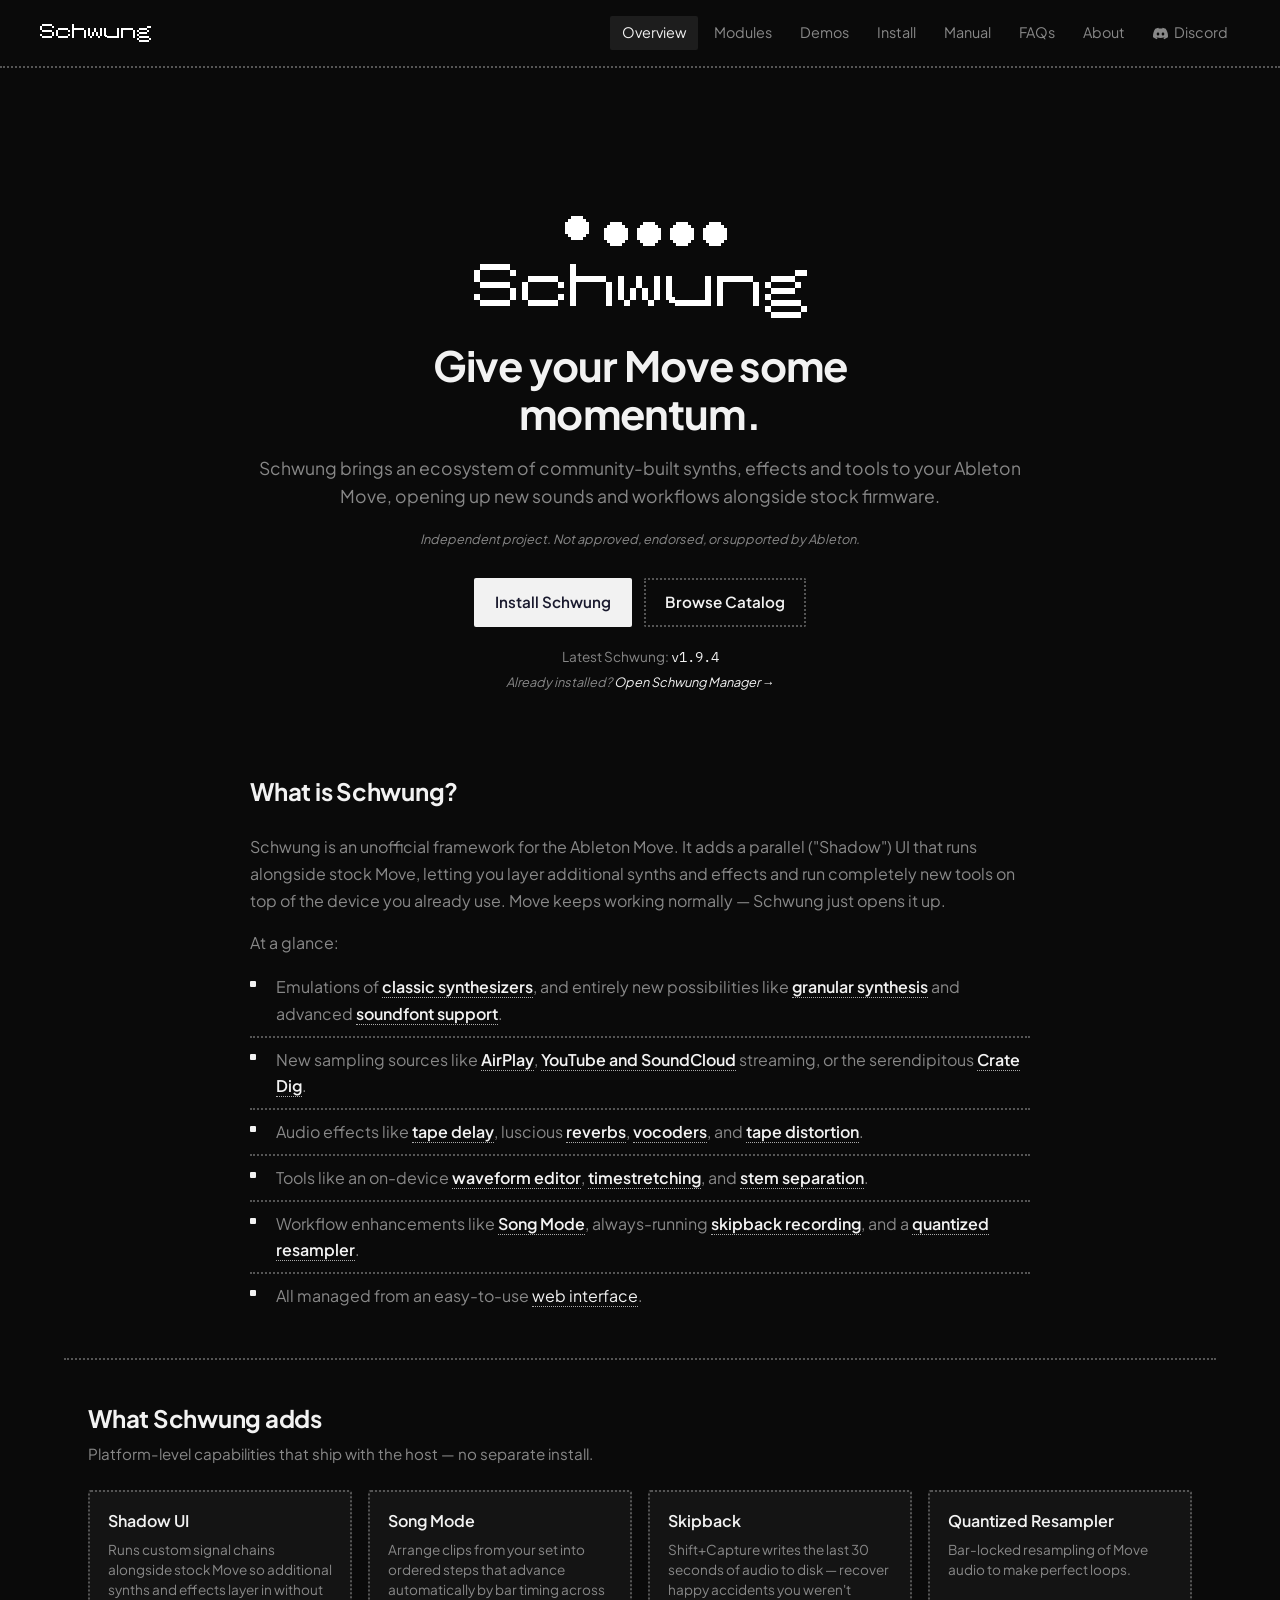
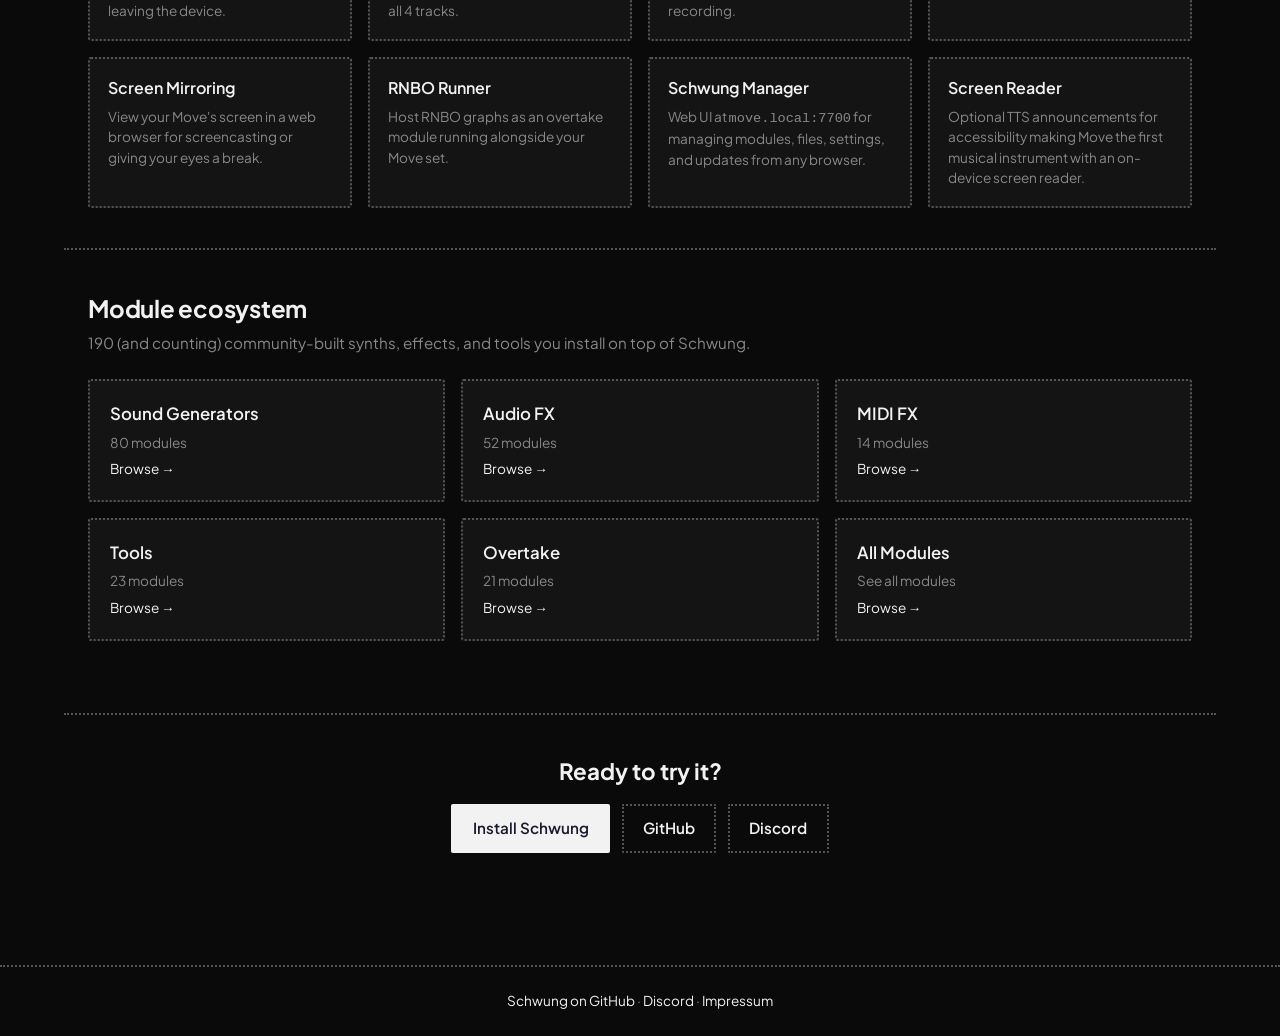
<file: index.html>
<!DOCTYPE html>
<html lang="en">
<head>
    <meta charset="UTF-8">
    <meta name="viewport" content="width=device-width, initial-scale=1.0">
    <title>Schwung — open up your Ableton Move</title>
    <meta name="description" content="Schwung turns your Ableton Move into an open, modular instrument — opening it up to new sounds, effects, tools, and workflows.">
    <link rel="stylesheet" href="style.css">
</head>
<body class="page-overview">
    <a href="#main" class="skip-link">Skip to main content</a>
    <header class="site-nav">
        <div class="nav-inner">
            <a class="nav-brand" href="index.html" aria-label="Schwung home">
                <img src="images/schwung-logo-wordmark.png" alt="Schwung" class="brand-logo">
            </a>
            <nav class="nav-links" aria-label="Primary">
                <a class="nav-link active" href="index.html" aria-current="page">Overview</a>
                <a class="nav-link" href="catalog.html">Modules</a>
                <a class="nav-link" href="demos.html">Demos</a>
                <a class="nav-link" href="install.html">Install</a>
                <a class="nav-link" href="manual.html">Manual</a>
                <a class="nav-link" href="faqs.html">FAQs</a>
                <a class="nav-link" href="about.html">About</a>
                <a class="nav-link nav-discord" href="https://discord.gg/GHWaZCC9bQ" target="_blank" rel="noopener">
                    <svg viewBox="0 0 127.14 96.36" aria-hidden="true" focusable="false"><path fill="currentColor" d="M107.7 8.07A105.15 105.15 0 0 0 81.47 0a72.06 72.06 0 0 0-3.36 6.83 97.68 97.68 0 0 0-29.11 0A72.37 72.37 0 0 0 45.64 0a105.89 105.89 0 0 0-26.25 8.09C2.79 32.65-1.71 56.6.54 80.21a105.73 105.73 0 0 0 32.17 16.15 77.7 77.7 0 0 0 6.89-11.11 68.42 68.42 0 0 1-10.85-5.18c.91-.66 1.8-1.34 2.66-2a75.57 75.57 0 0 0 64.32 0c.87.71 1.76 1.39 2.66 2a68.68 68.68 0 0 1-10.87 5.19 77 77 0 0 0 6.89 11.1 105.25 105.25 0 0 0 32.19-16.14c2.64-27.38-4.51-51.11-18.9-72.15ZM42.45 65.69C36.18 65.69 31 60 31 53s5-12.74 11.43-12.74S54 46 53.89 53s-5.05 12.69-11.44 12.69Zm42.24 0C78.41 65.69 73.25 60 73.25 53s5-12.74 11.44-12.74S96.23 46 96.12 53s-5.04 12.69-11.43 12.69Z"/></svg>
                    Discord
                </a>
            </nav>
        </div>
    </header>

    <main id="main">
        <section class="hero">
            <div class="hero-logo" aria-hidden="true">
                <img src="images/schwung-balls.gif" alt="" class="hero-logo-balls">
                <img src="images/schwung-wordmark.png" alt="" class="hero-logo-mark">
            </div>
            <h1>Give your <span class="accent">Move</span> some momentum.</h1>
            <p class="hero-lede">
                Schwung brings an ecosystem of community-built synths, effects and tools to your Ableton Move, opening up new sounds and workflows alongside stock firmware.
            </p>
            <p class="hero-disclaimer">Independent project. Not approved, endorsed, or supported by Ableton.</p>
            <div class="hero-actions">
                <a class="btn btn-primary" href="install.html">Install Schwung</a>
                <a class="btn btn-secondary" href="catalog.html">Browse Catalog</a>
            </div>
            <p class="installer-version" id="schwung-version" hidden>
                Latest Schwung:
                <a id="schwung-version-link" href="https://github.com/charlesvestal/schwung/releases/latest" target="_blank" rel="noopener">
                    <code id="schwung-version-tag">v—</code>
                </a>
            </p>
            <p class="hero-already-installed">
                <em>Already installed? <a href="http://move.local:7700" target="_blank" rel="noopener">Open Schwung Manager →</a></em>
            </p>
        </section>

        <section class="section">
            <div class="section-header">
                <h2>What is Schwung?</h2>
            </div>
            <div class="section-prose">
                <p>
                    Schwung is an unofficial framework for the Ableton Move. It adds a parallel ("Shadow") UI that runs alongside stock Move, letting you layer additional synths and effects and run completely new tools on top of the device you already use. Move keeps working normally — Schwung just opens it up.
                </p>
                <p>At a glance:</p>
                <ul class="glance-list">
                    <li>Emulations of <a href="catalog.html?filter=sound_generator"><b>classic synthesizers</b></a>, and entirely new possibilities like <a href="https://github.com/handcraftedcc/move-everything-granny" target="_blank" rel="noopener"><b>granular synthesis</b></a> and advanced <a href="https://github.com/charlesvestal/schwung-sf2" target="_blank" rel="noopener"><b>soundfont support</b></a>.</li>
                    <li>New sampling sources like <a href="https://github.com/charlesvestal/schwung-airplay" target="_blank" rel="noopener"><b>AirPlay</b></a>, <a href="https://github.com/charlesvestal/schwung-webstream" target="_blank" rel="noopener"><b>YouTube and SoundCloud</b></a> streaming, or the serendipitous <a href="https://charlesvestal.github.io/schwung-webstream/cratedig.html" target="_blank" rel="noopener"><b>Crate Dig</b></a>.</li>
                    <li>Audio effects like <a href="https://github.com/charlesvestal/schwung-space-delay" target="_blank" rel="noopener"><b>tape delay</b></a>, luscious <a href="https://github.com/charlesvestal/schwung-cloudseed" target="_blank" rel="noopener"><b>reverbs</b></a>, <a href="https://github.com/charlesvestal/schwung-vocoder" target="_blank" rel="noopener"><b>vocoders</b></a>, and <a href="https://github.com/charlesvestal/schwung-tapescam" target="_blank" rel="noopener"><b>tape distortion</b></a>.</li>
                    <li>Tools like an on-device <a href="https://github.com/charlesvestal/schwung-waveform-editor" target="_blank" rel="noopener"><b>waveform editor</b></a>, <a href="https://github.com/charlesvestal/schwung-stretch" target="_blank" rel="noopener"><b>timestretching</b></a>, and <a href="https://github.com/charlesvestal/schwung-stems" target="_blank" rel="noopener"><b>stem separation</b></a>.</li>
                    <li>Workflow enhancements like <a href="manual.html#tools"><b>Song Mode</b></a>, always-running <a href="manual.html#recording"><b>skipback recording</b></a>, and a <a href="manual.html#recording"><b>quantized resampler</b></a>.</li>
                    <li>All managed from an easy-to-use <a href="/manual.html" target="_blank" rel="noopener">web interface</a>.</li>
                </ul>
            </div>
        </section>

        <section class="section">
            <div class="section-header">
                <h2>What Schwung adds</h2>
                <p>Platform-level capabilities that ship with the host — no separate install.</p>
            </div>
            <div class="feature-grid">
                <div class="feature-card">
                    <h3>Shadow UI</h3>
                    <p>Runs custom signal chains alongside stock Move so additional synths and effects layer in without leaving the device.</p>
                </div>
                <div class="feature-card">
                    <h3>Song Mode</h3>
                    <p>Arrange clips from your set into ordered steps that advance automatically by bar timing across all 4 tracks.</p>
                </div>
                <div class="feature-card">
                    <h3>Skipback</h3>
                    <p>Shift+Capture writes the last 30 seconds of audio to disk — recover happy accidents you weren't recording.</p>
                </div>
                <div class="feature-card">
                    <h3>Quantized Resampler</h3>
                    <p>Bar-locked resampling of Move audio to make perfect loops.</p>
                </div>
                <div class="feature-card">
                    <h3>Screen Mirroring</h3>
                    <p>View your Move's screen in a web browser for screencasting or giving your eyes a break.</p>
                </div>
                <div class="feature-card">
                    <h3>RNBO Runner</h3>
                    <p>Host RNBO graphs as an overtake module running alongside your Move set.</p>
                </div>
                <div class="feature-card">
                    <h3>Schwung Manager</h3>
                    <p>Web UI at <code>move.local:7700</code> for managing modules, files, settings, and updates from any browser.</p>
                </div>
                <div class="feature-card">
                    <h3>Screen Reader</h3>
                    <p>Optional TTS announcements for accessibility making Move the first musical instrument with an on-device screen reader.</p>
                </div>
            </div>
        </section>

        <section class="section">
            <div class="section-header">
                <h2>Module ecosystem</h2>
                <p id="module-count-blurb">Community-built synths, effects, and tools you install on top of Schwung.</p>
            </div>
            <div class="category-grid" id="category-grid">
                <a class="category-card" href="catalog.html?filter=sound_generator">
                    <h3>Sound Generators</h3>
                    <span class="count" data-category="sound_generator">—</span>
                    <span class="arrow">Browse →</span>
                </a>
                <a class="category-card" href="catalog.html?filter=audio_fx">
                    <h3>Audio FX</h3>
                    <span class="count" data-category="audio_fx">—</span>
                    <span class="arrow">Browse →</span>
                </a>
                <a class="category-card" href="catalog.html?filter=midi_fx">
                    <h3>MIDI FX</h3>
                    <span class="count" data-category="midi_fx">—</span>
                    <span class="arrow">Browse →</span>
                </a>
                <a class="category-card" href="catalog.html?filter=tool">
                    <h3>Tools</h3>
                    <span class="count" data-category="tool">—</span>
                    <span class="arrow">Browse →</span>
                </a>
                <a class="category-card" href="catalog.html?filter=overtake">
                    <h3>Overtake</h3>
                    <span class="count" data-category="overtake">—</span>
                    <span class="arrow">Browse →</span>
                </a>
                <a class="category-card" href="catalog.html">
                    <h3>All Modules</h3>
                    <span class="count">See all modules</span>
                    <span class="arrow">Browse →</span>
                </a>
            </div>
        </section>

        <section class="cta-strip">
            <h2>Ready to try it?</h2>
            <div class="actions">
                <a class="btn btn-primary" href="install.html">Install Schwung</a>
                <a class="btn btn-secondary" href="https://github.com/charlesvestal/schwung" target="_blank" rel="noopener">GitHub</a>
                <a class="btn btn-secondary" href="https://discord.gg/GHWaZCC9bQ" target="_blank" rel="noopener">Discord</a>
            </div>
        </section>
    </main>

    <footer class="site-footer">
        <p>
            <a href="https://github.com/charlesvestal/schwung" target="_blank" rel="noopener">Schwung on GitHub</a>
            ·
            <a href="https://discord.gg/GHWaZCC9bQ" target="_blank" rel="noopener">Discord</a>
            ·
            <a href="impressum.html">Impressum</a>
        </p>
    </footer>

    <script>
        // Populate category counts from the catalog data
        fetch('data/module-catalog.json')
            .then(r => r.json())
            .then(data => {
                const counts = {};
                (data.modules || []).forEach(m => {
                    if (m.component_type === 'system' || m.component_type === 'featured') return;
                    counts[m.component_type] = (counts[m.component_type] || 0) + 1;
                });
                document.querySelectorAll('.count[data-category]').forEach(el => {
                    const c = counts[el.dataset.category] || 0;
                    el.textContent = `${c} module${c === 1 ? '' : 's'}`;
                });
                const total = Object.values(counts).reduce((a, b) => a + b, 0);
                const blurb = document.getElementById('module-count-blurb');
                if (blurb && total > 0) {
                    blurb.textContent = `${total} (and counting) community-built synths, effects, and tools you install on top of Schwung.`;
                }
            })
            .catch(() => {});

        // Show latest Schwung host version (data file maintained by update-data.yml)
        fetch('data/schwung-release.json')
            .then(r => r.ok ? r.json() : null)
            .then(data => {
                if (!data || !data.version) return;
                const el = document.getElementById('schwung-version');
                const tag = document.getElementById('schwung-version-tag');
                const link = document.getElementById('schwung-version-link');
                tag.textContent = data.version;
                if (data.html_url) link.href = data.html_url;
                el.hidden = false;
            })
            .catch(() => {});
    </script>
</body>
</html>
</file>
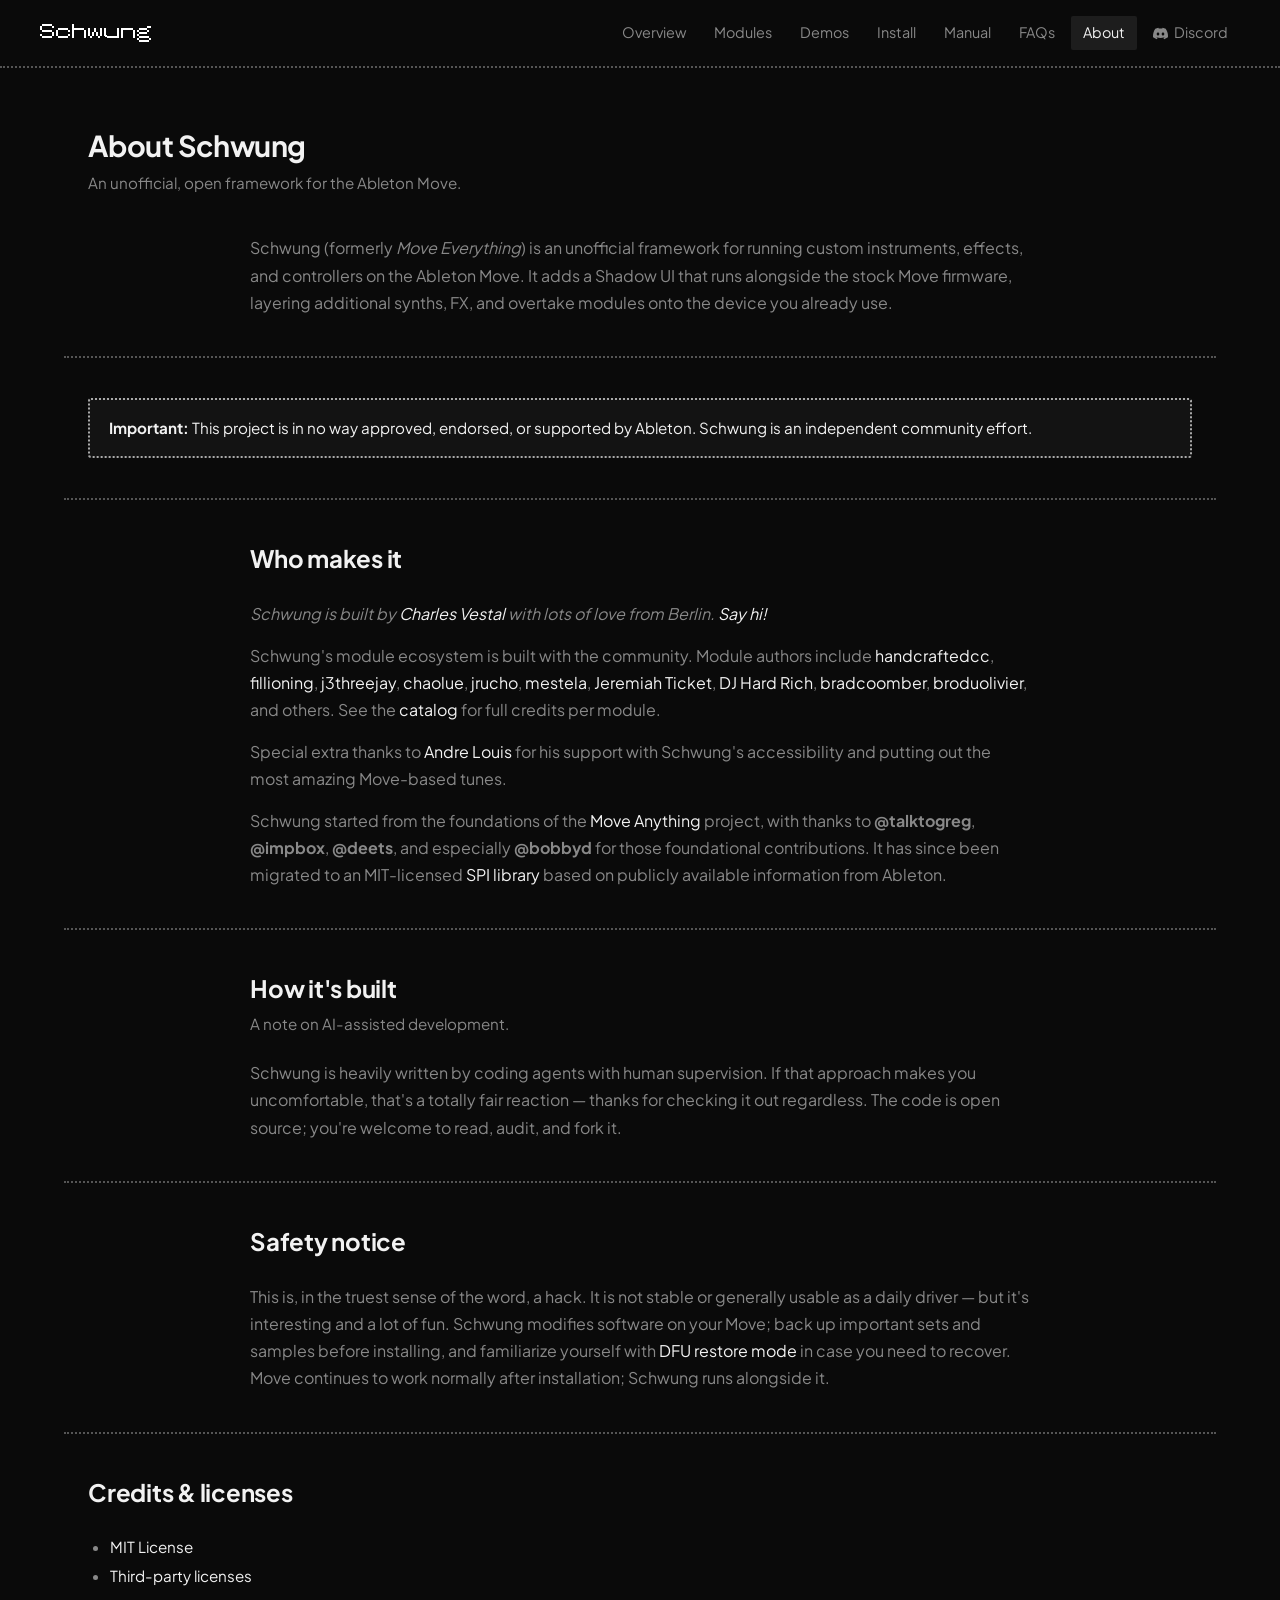
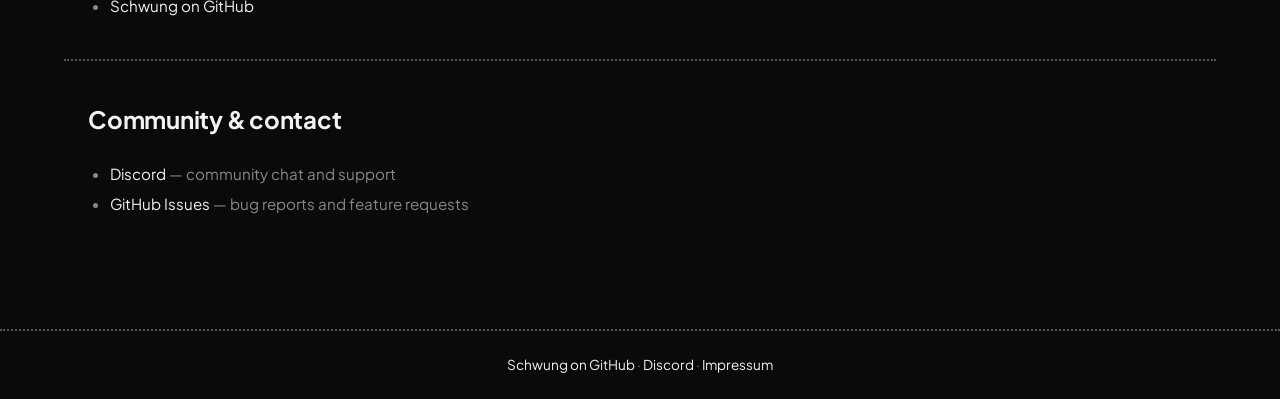
<file: about.html>
<!DOCTYPE html>
<html lang="en">
<head>
    <meta charset="UTF-8">
    <meta name="viewport" content="width=device-width, initial-scale=1.0">
    <title>About · Schwung</title>
    <link rel="stylesheet" href="style.css">
</head>
<body class="page-about">
    <a href="#main" class="skip-link">Skip to main content</a>
    <header class="site-nav">
        <div class="nav-inner">
            <a class="nav-brand" href="index.html" aria-label="Schwung home">
                <img src="images/schwung-logo-wordmark.png" alt="Schwung" class="brand-logo">
            </a>
            <nav class="nav-links" aria-label="Primary">
                <a class="nav-link" href="index.html">Overview</a>
                <a class="nav-link" href="catalog.html">Modules</a>
                <a class="nav-link" href="demos.html">Demos</a>
                <a class="nav-link" href="install.html">Install</a>
                <a class="nav-link" href="manual.html">Manual</a>
                <a class="nav-link" href="faqs.html">FAQs</a>
                <a class="nav-link active" href="about.html" aria-current="page">About</a>
                <a class="nav-link nav-discord" href="https://discord.gg/GHWaZCC9bQ" target="_blank" rel="noopener">
                    <svg viewBox="0 0 127.14 96.36" aria-hidden="true" focusable="false"><path fill="currentColor" d="M107.7 8.07A105.15 105.15 0 0 0 81.47 0a72.06 72.06 0 0 0-3.36 6.83 97.68 97.68 0 0 0-29.11 0A72.37 72.37 0 0 0 45.64 0a105.89 105.89 0 0 0-26.25 8.09C2.79 32.65-1.71 56.6.54 80.21a105.73 105.73 0 0 0 32.17 16.15 77.7 77.7 0 0 0 6.89-11.11 68.42 68.42 0 0 1-10.85-5.18c.91-.66 1.8-1.34 2.66-2a75.57 75.57 0 0 0 64.32 0c.87.71 1.76 1.39 2.66 2a68.68 68.68 0 0 1-10.87 5.19 77 77 0 0 0 6.89 11.1 105.25 105.25 0 0 0 32.19-16.14c2.64-27.38-4.51-51.11-18.9-72.15ZM42.45 65.69C36.18 65.69 31 60 31 53s5-12.74 11.43-12.74S54 46 53.89 53s-5.05 12.69-11.44 12.69Zm42.24 0C78.41 65.69 73.25 60 73.25 53s5-12.74 11.44-12.74S96.23 46 96.12 53s-5.04 12.69-11.43 12.69Z"/></svg>
                    Discord
                </a>
            </nav>
        </div>
    </header>

    <main id="main">
        <div class="page-heading" style="max-width: 1200px; margin: 2rem auto 0; padding: 0 1.5rem;">
            <h1>About Schwung</h1>
            <p class="subtitle">An unofficial, open framework for the Ableton Move.</p>
        </div>

        <section class="section">
            <div class="section-prose">
                <p>
                    Schwung (formerly <em>Move Everything</em>) is an unofficial framework for running custom instruments, effects, and controllers on the Ableton Move. It adds a Shadow UI that runs alongside the stock Move firmware, layering additional synths, FX, and overtake modules onto the device you already use.
                </p>
            </div>
        </section>

        <section class="section">
            <div class="callout">
                <strong>Important:</strong> This project is in no way approved, endorsed, or supported by Ableton. Schwung is an independent community effort.
            </div>
        </section>

        <section class="section">
            <div class="section-header">
                <h2>Who makes it</h2>
            </div>
            <div class="section-prose">
                <p>
                    <!-- TODO: Charles bio paragraph -->
                    <em>Schwung is built by <a href="https://charles.pizza">Charles Vestal</a> with lots of love from Berlin. <a href="mailto:charles@charles.pizza">Say hi!</a></em>
                </p>
                <p>
                    Schwung's module ecosystem is built with the community. Module authors include
                    <a href="https://github.com/handcraftedcc" target="_blank" rel="noopener">handcraftedcc</a>,
                    <a href="https://github.com/fillioning" target="_blank" rel="noopener">fillioning</a>,
                    <a href="https://github.com/j3threejay" target="_blank" rel="noopener">j3threejay</a>,
                    <a href="https://github.com/chaolue" target="_blank" rel="noopener">chaolue</a>,
                    <a href="https://github.com/jrucho" target="_blank" rel="noopener">jrucho</a>,
                    <a href="https://github.com/mestela" target="_blank" rel="noopener">mestela</a>,
                    <a href="https://github.com/CatsAreCool710" target="_blank" rel="noopener">Jeremiah Ticket</a>,
                    <a href="https://github.com/djhardrich" target="_blank" rel="noopener">DJ Hard Rich</a>,
                    <a href="https://github.com/wolfrenegade1976" target="_blank" rel="noopener">bradcoomber</a>,
                    <a href="https://github.com/broduoliviercontact-web" target="_blank" rel="noopener">broduolivier</a>,
                    and others. See the <a href="catalog.html">catalog</a> for full credits per module.
                </p>
                <p>Special extra thanks to <a href="https://www.youtube.com/channel/UCqtMRZeGSGWMAy0AX31K0MQ">Andre Louis</a> for his support with Schwung's accessibility and putting out the most amazing Move-based tunes.</p>
                <p>
                    Schwung started from the foundations of the <a href="https://github.com/bobbydigitales/move-anything" target="_blank" rel="noopener">Move Anything</a> project, with thanks to <strong>@talktogreg</strong>, <strong>@impbox</strong>, <strong>@deets</strong>, and especially <strong>@bobbyd</strong> for those foundational contributions. It has since been migrated to an MIT-licensed <a href="https://github.com/charlesvestal/schwung-spi" target="_blank" rel="noopener">SPI library</a> based on publicly available information from Ableton.
                </p>
            </div>
        </section>

        <section class="section">
            <div class="section-header">
                <h2>How it's built</h2>
                <p>A note on AI-assisted development.</p>
            </div>
            <div class="section-prose">
                <p>
                    Schwung is heavily written by coding agents with human supervision. If that approach makes you uncomfortable, that's a totally fair reaction — thanks for checking it out regardless. The code is open source; you're welcome to read, audit, and fork it.
                </p>
            </div>
        </section>

        <section class="section">
            <div class="section-header">
                <h2>Safety notice</h2>
            </div>
            <div class="section-prose">
                <p>
                    This is, in the truest sense of the word, a hack. It is not stable or generally usable as a daily driver — but it's interesting and a lot of fun. Schwung modifies software on your Move; back up important sets and samples before installing, and familiarize yourself with <a href="https://ableton.centercode.com/project/article/item.html?cap=ecd3942a1fe3405eb27a806608401a0b&arttypeid=%7Be70be312-f44a-418b-bb74-ed1030e3a49a%7D&artid=%7BC0A2D9E2-D52F-4DEB-8BEE-356B65C8942E%7D" target="_blank" rel="noopener">DFU restore mode</a> in case you need to recover. Move continues to work normally after installation; Schwung runs alongside it.
                </p>
            </div>
        </section>

        <section class="section">
            <div class="section-header">
                <h2>Credits &amp; licenses</h2>
            </div>
            <ul class="bullet-list">
                <li><a href="https://github.com/charlesvestal/schwung/blob/main/LICENSE" target="_blank" rel="noopener">MIT License</a></li>
                <li><a href="https://github.com/charlesvestal/schwung/blob/main/THIRD_PARTY_LICENSES.md" target="_blank" rel="noopener">Third-party licenses</a></li>
                <li><a href="https://github.com/charlesvestal/schwung" target="_blank" rel="noopener">Schwung on GitHub</a></li>
            </ul>
        </section>

        <section class="section">
            <div class="section-header">
                <h2>Community &amp; contact</h2>
            </div>
            <ul class="bullet-list">
                <li><a href="https://discord.gg/GHWaZCC9bQ" target="_blank" rel="noopener">Discord</a> — community chat and support</li>
                <li><a href="https://github.com/charlesvestal/schwung/issues" target="_blank" rel="noopener">GitHub Issues</a> — bug reports and feature requests</li>
            </ul>
        </section>
    </main>

    <footer class="site-footer">
        <p>
            <a href="https://github.com/charlesvestal/schwung" target="_blank" rel="noopener">Schwung on GitHub</a>
            ·
            <a href="https://discord.gg/GHWaZCC9bQ" target="_blank" rel="noopener">Discord</a>
            ·
            <a href="impressum.html">Impressum</a>
        </p>
    </footer>
</body>
</html>
</file>
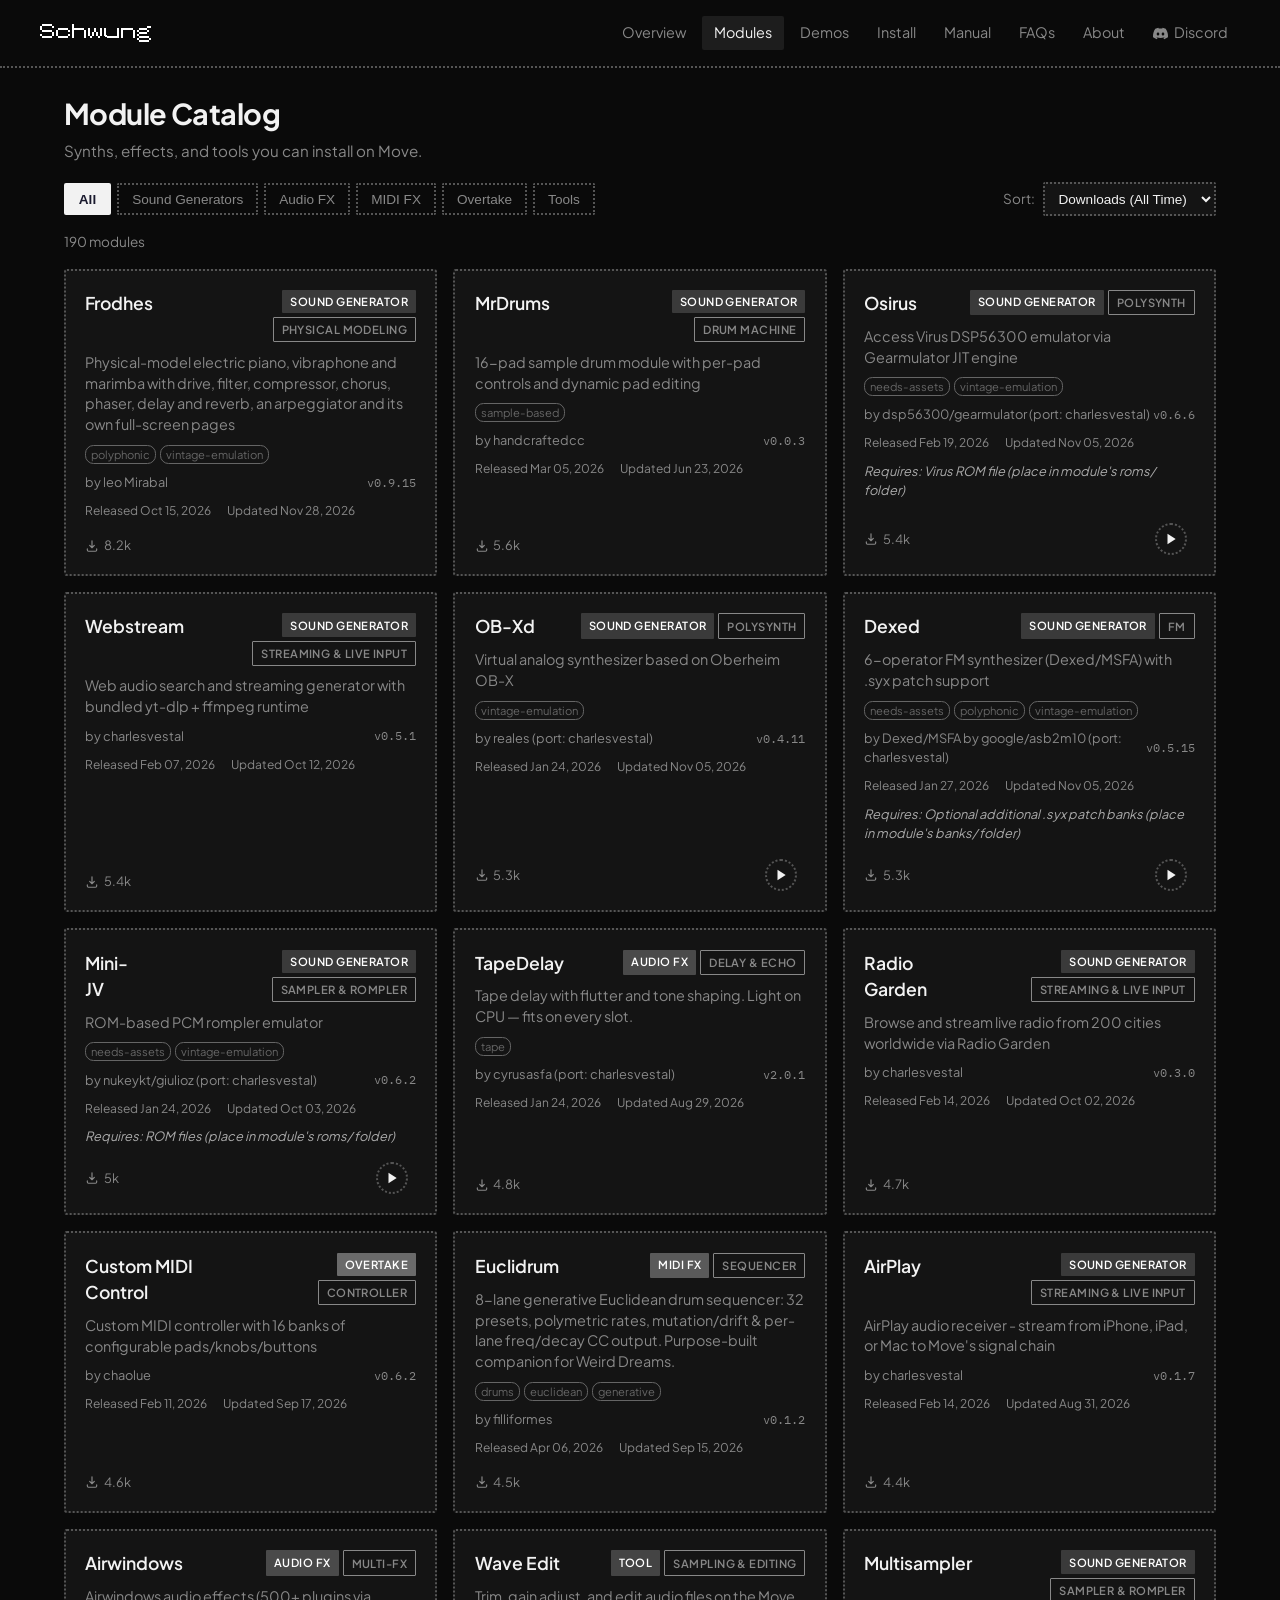
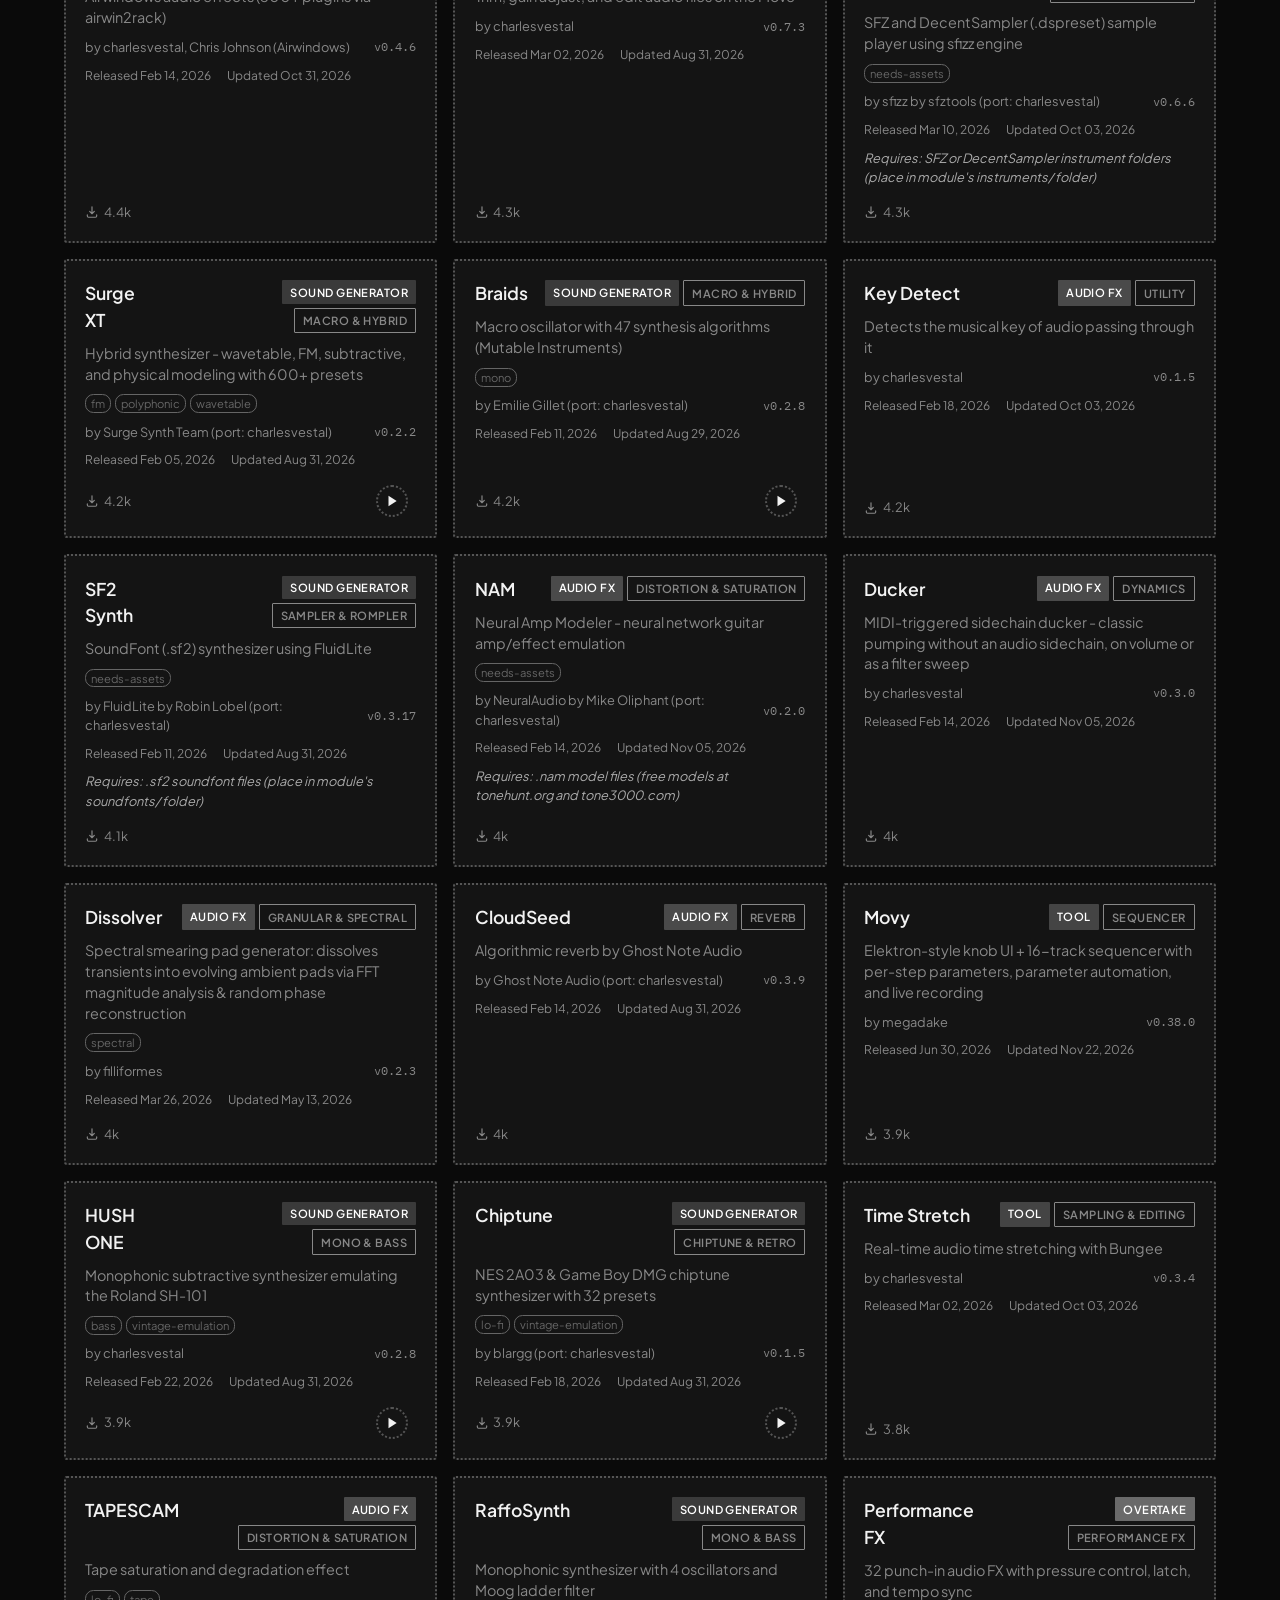
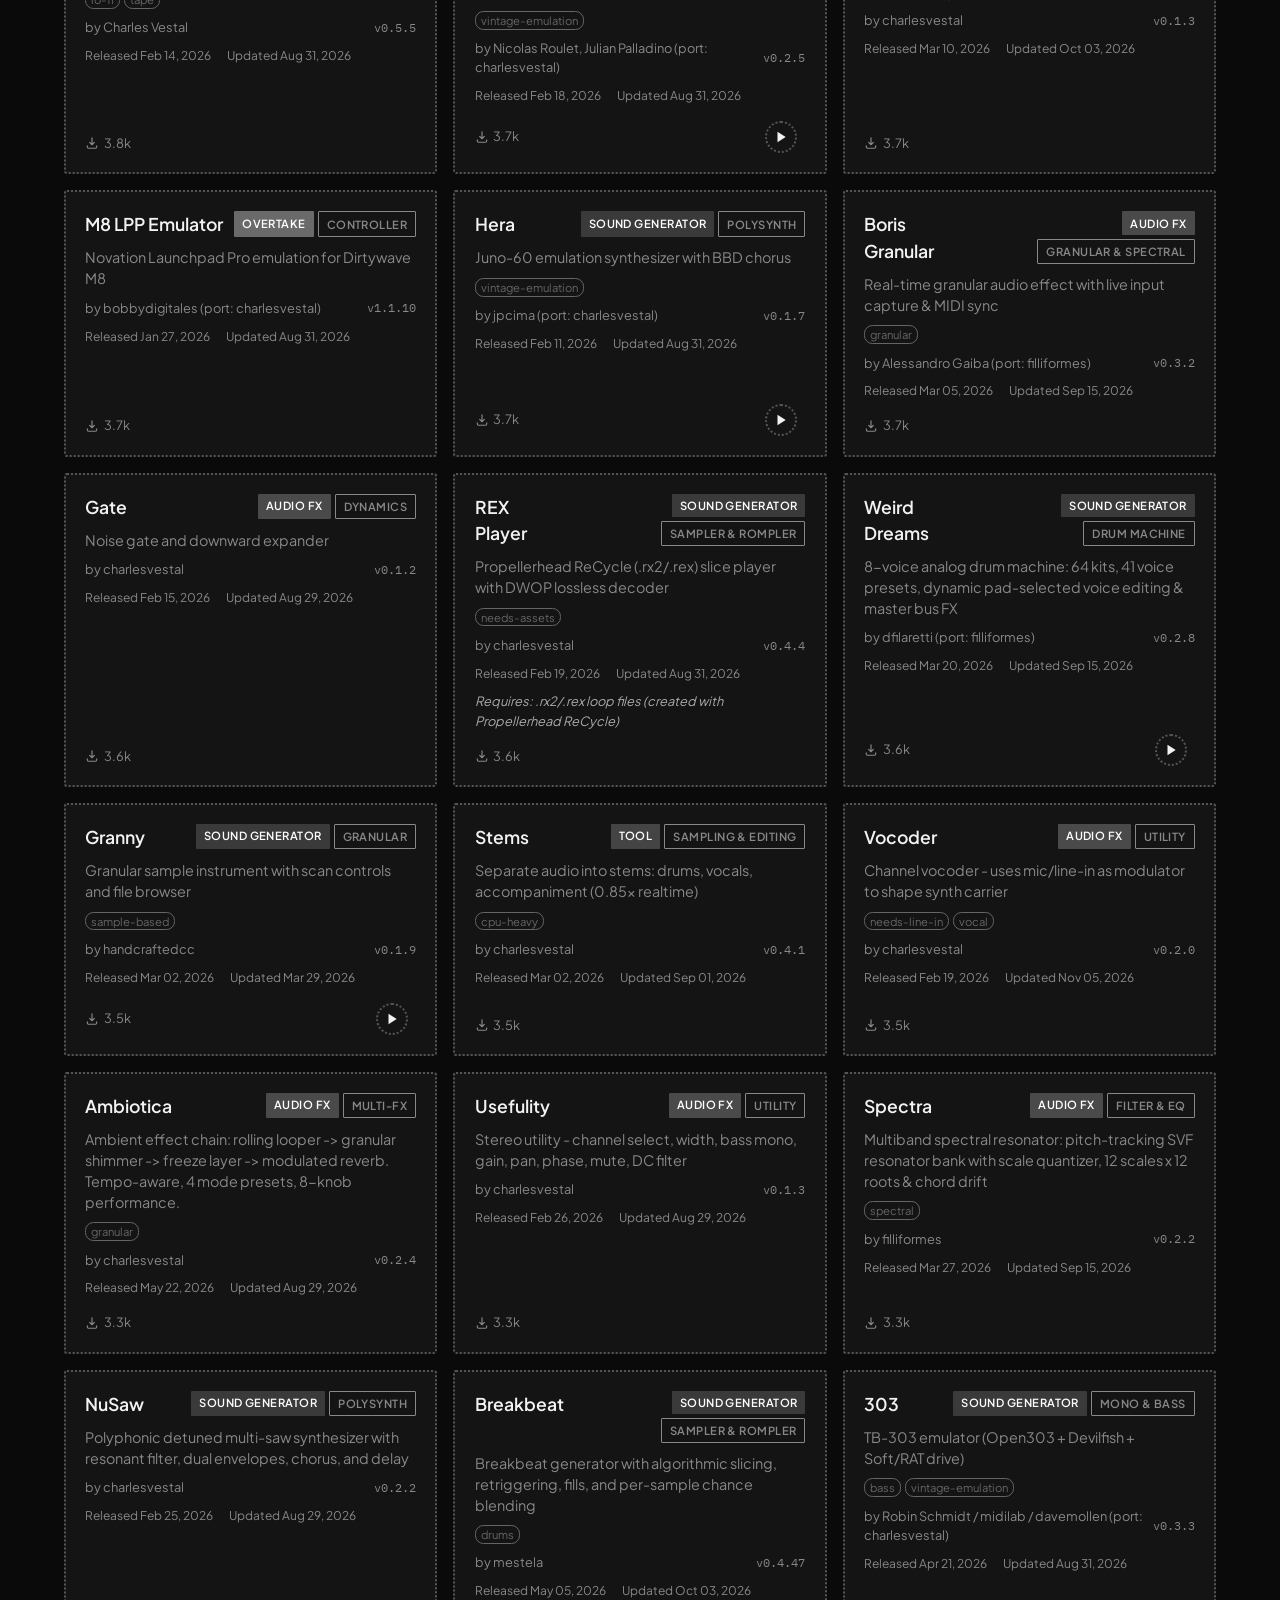
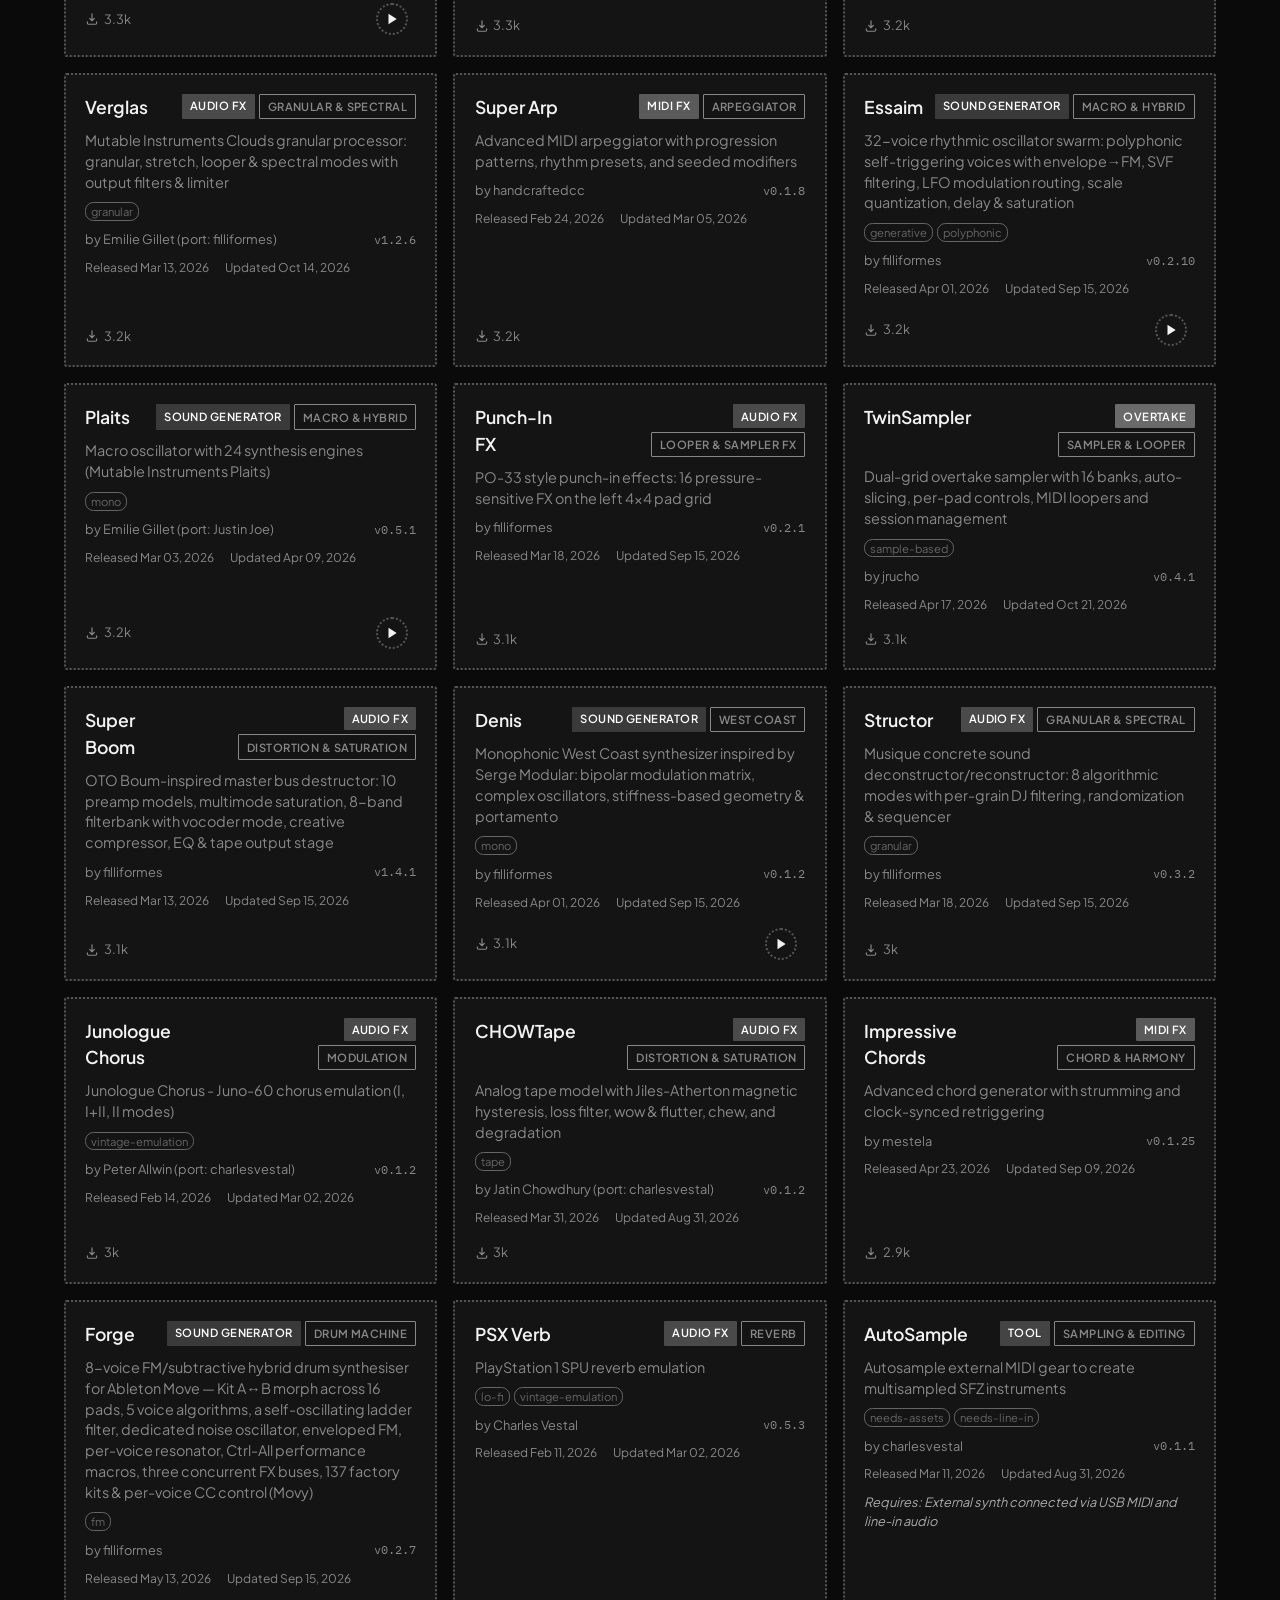
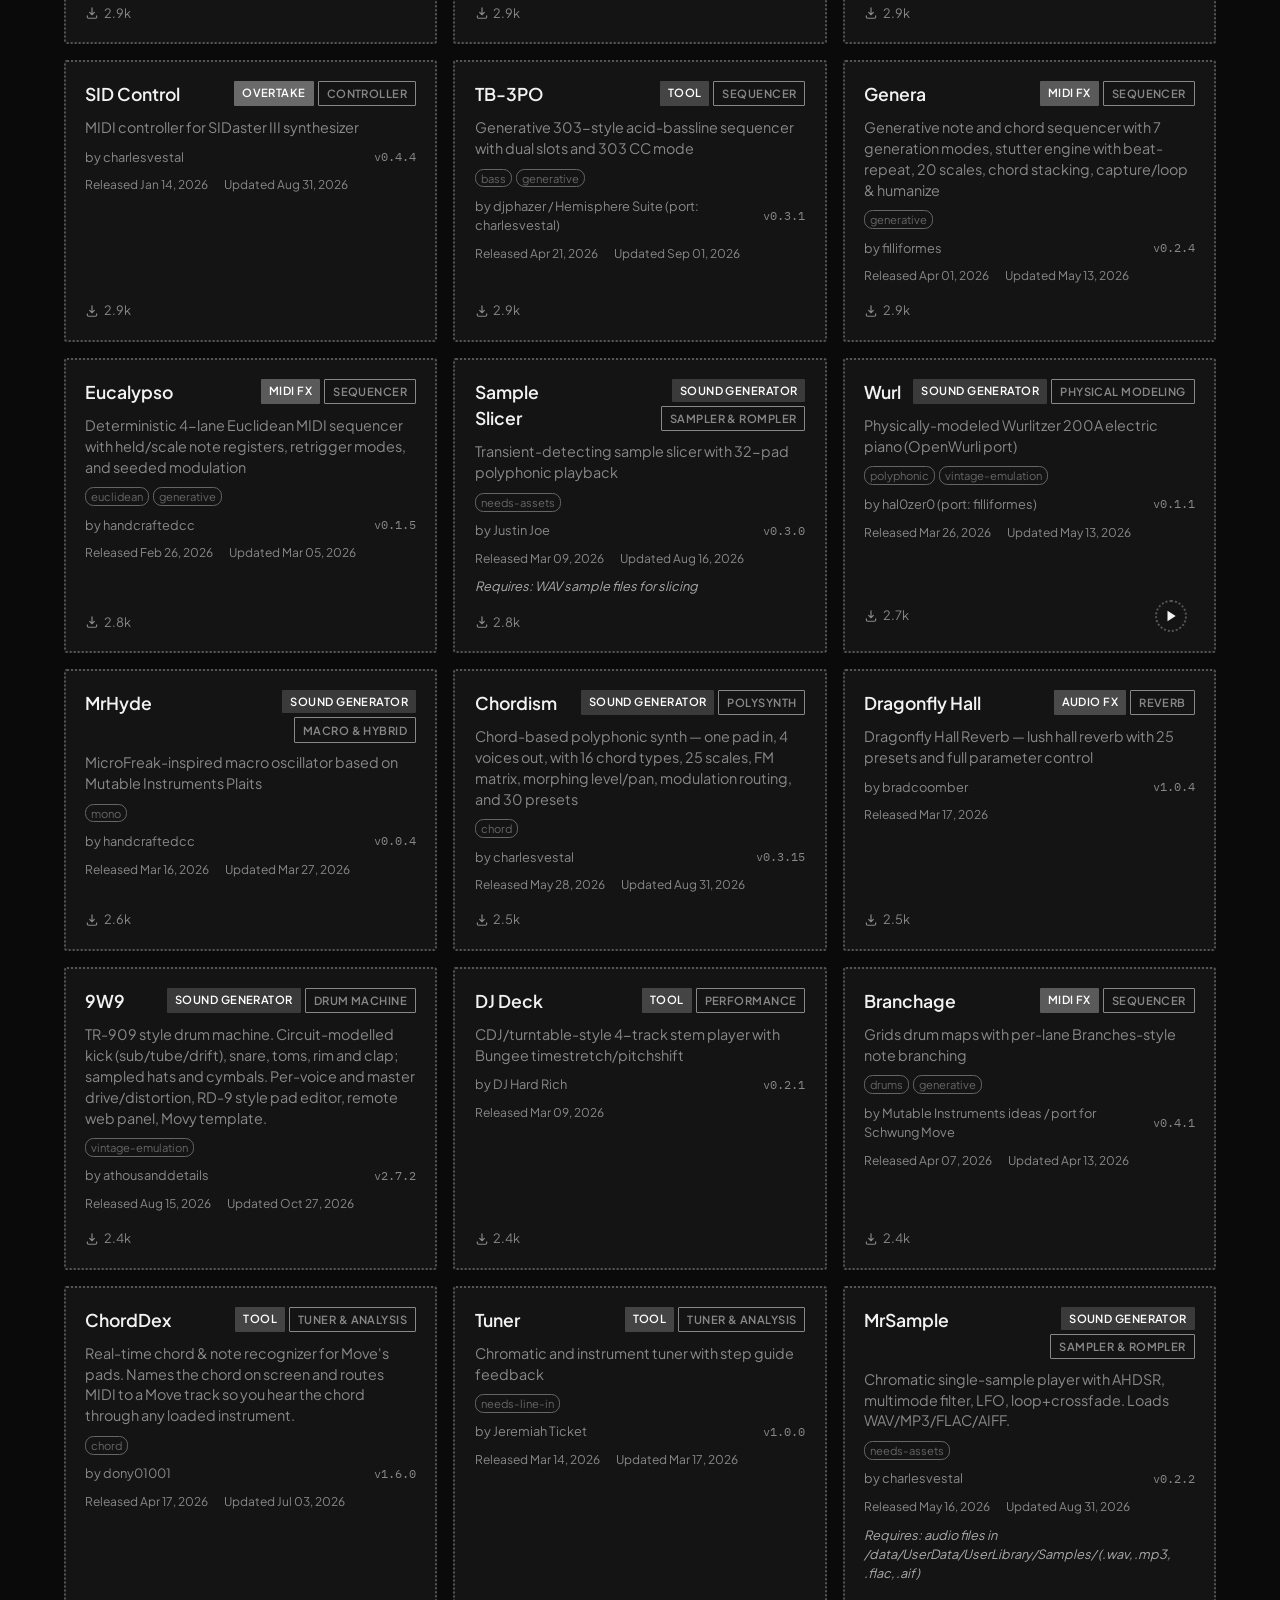
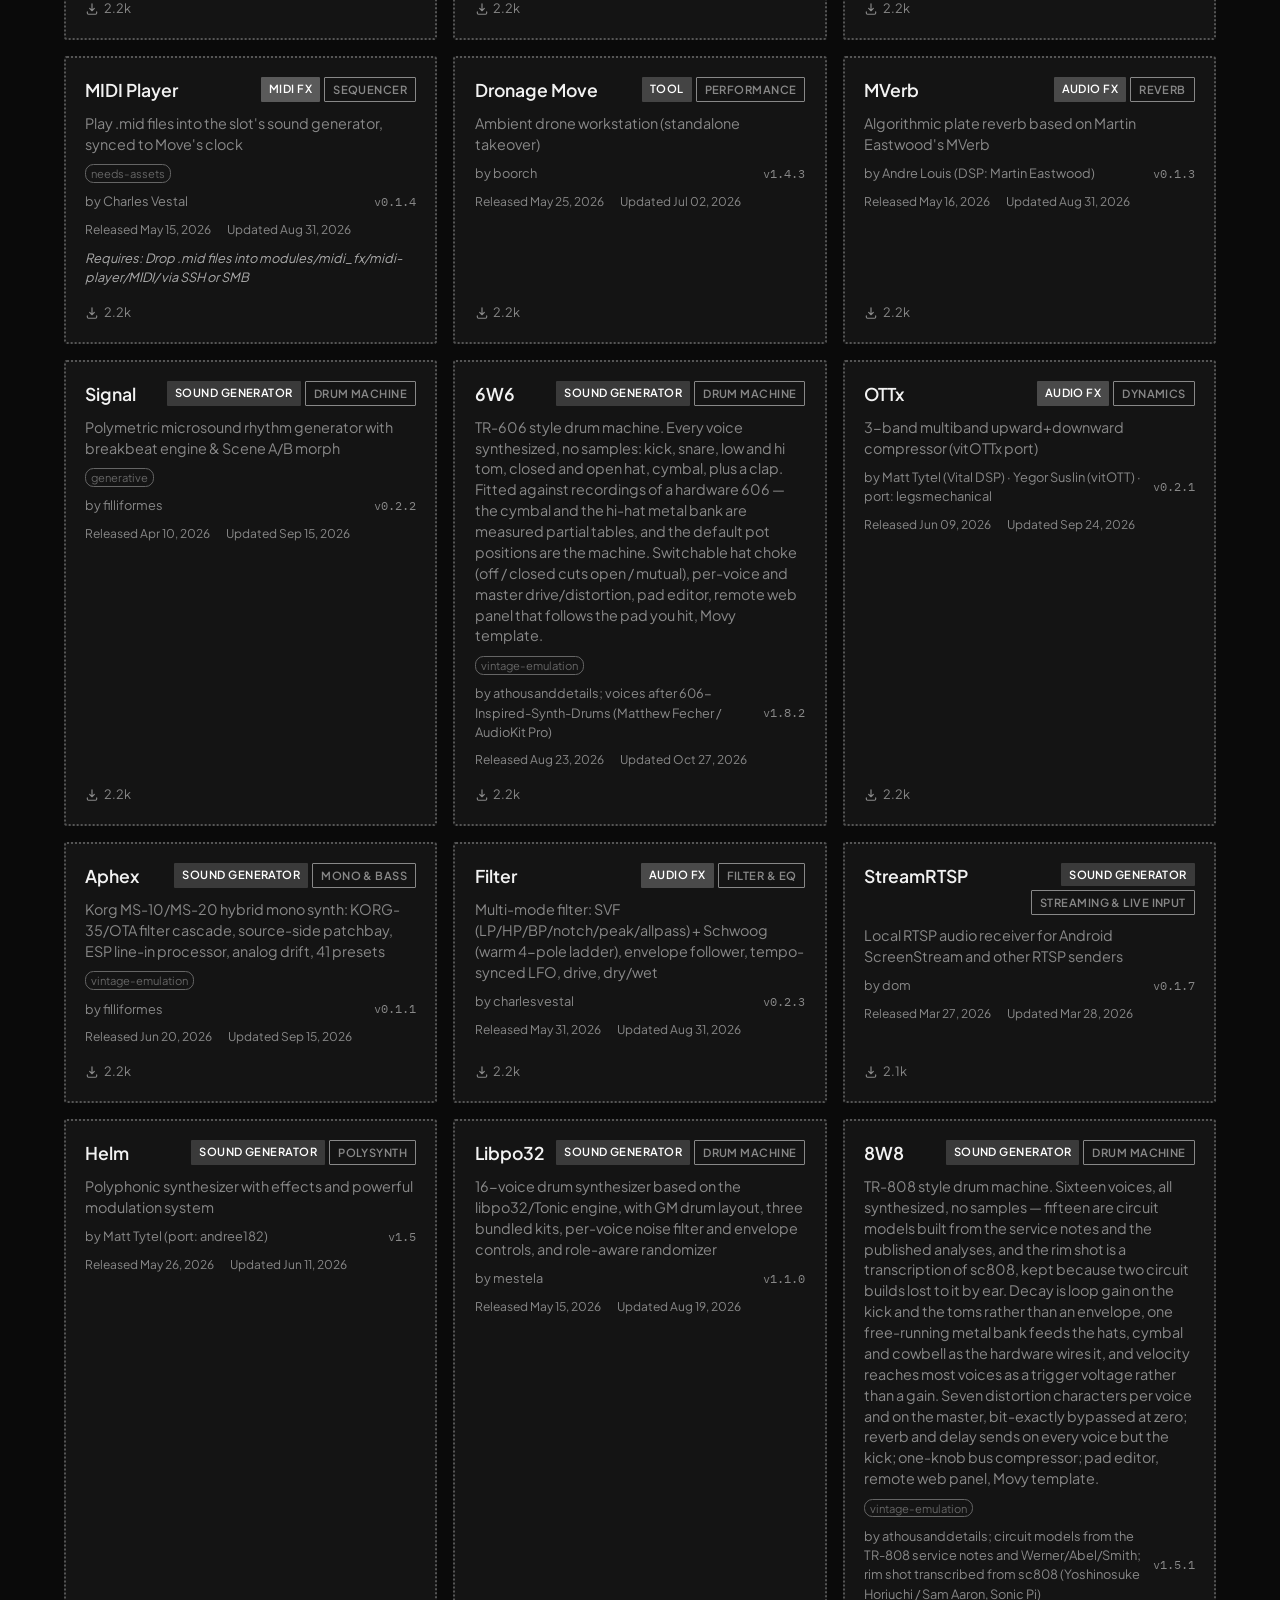
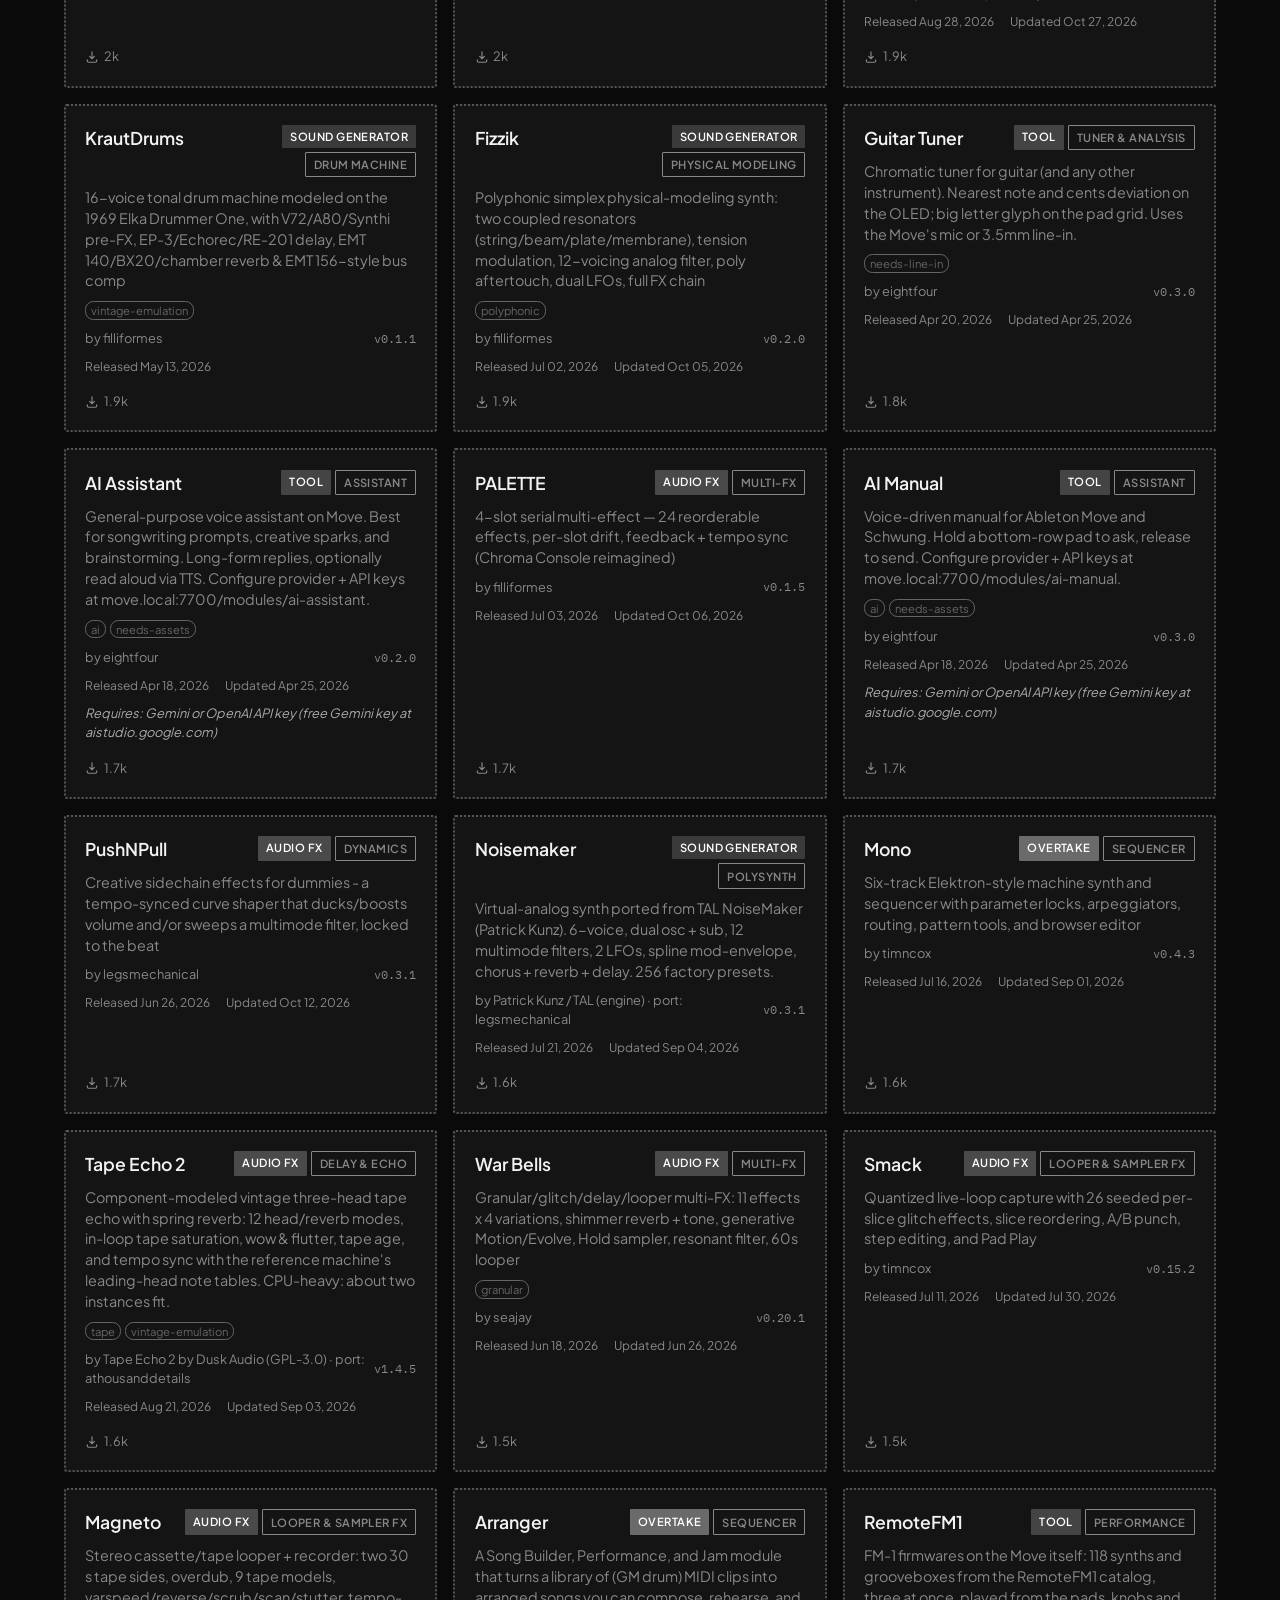
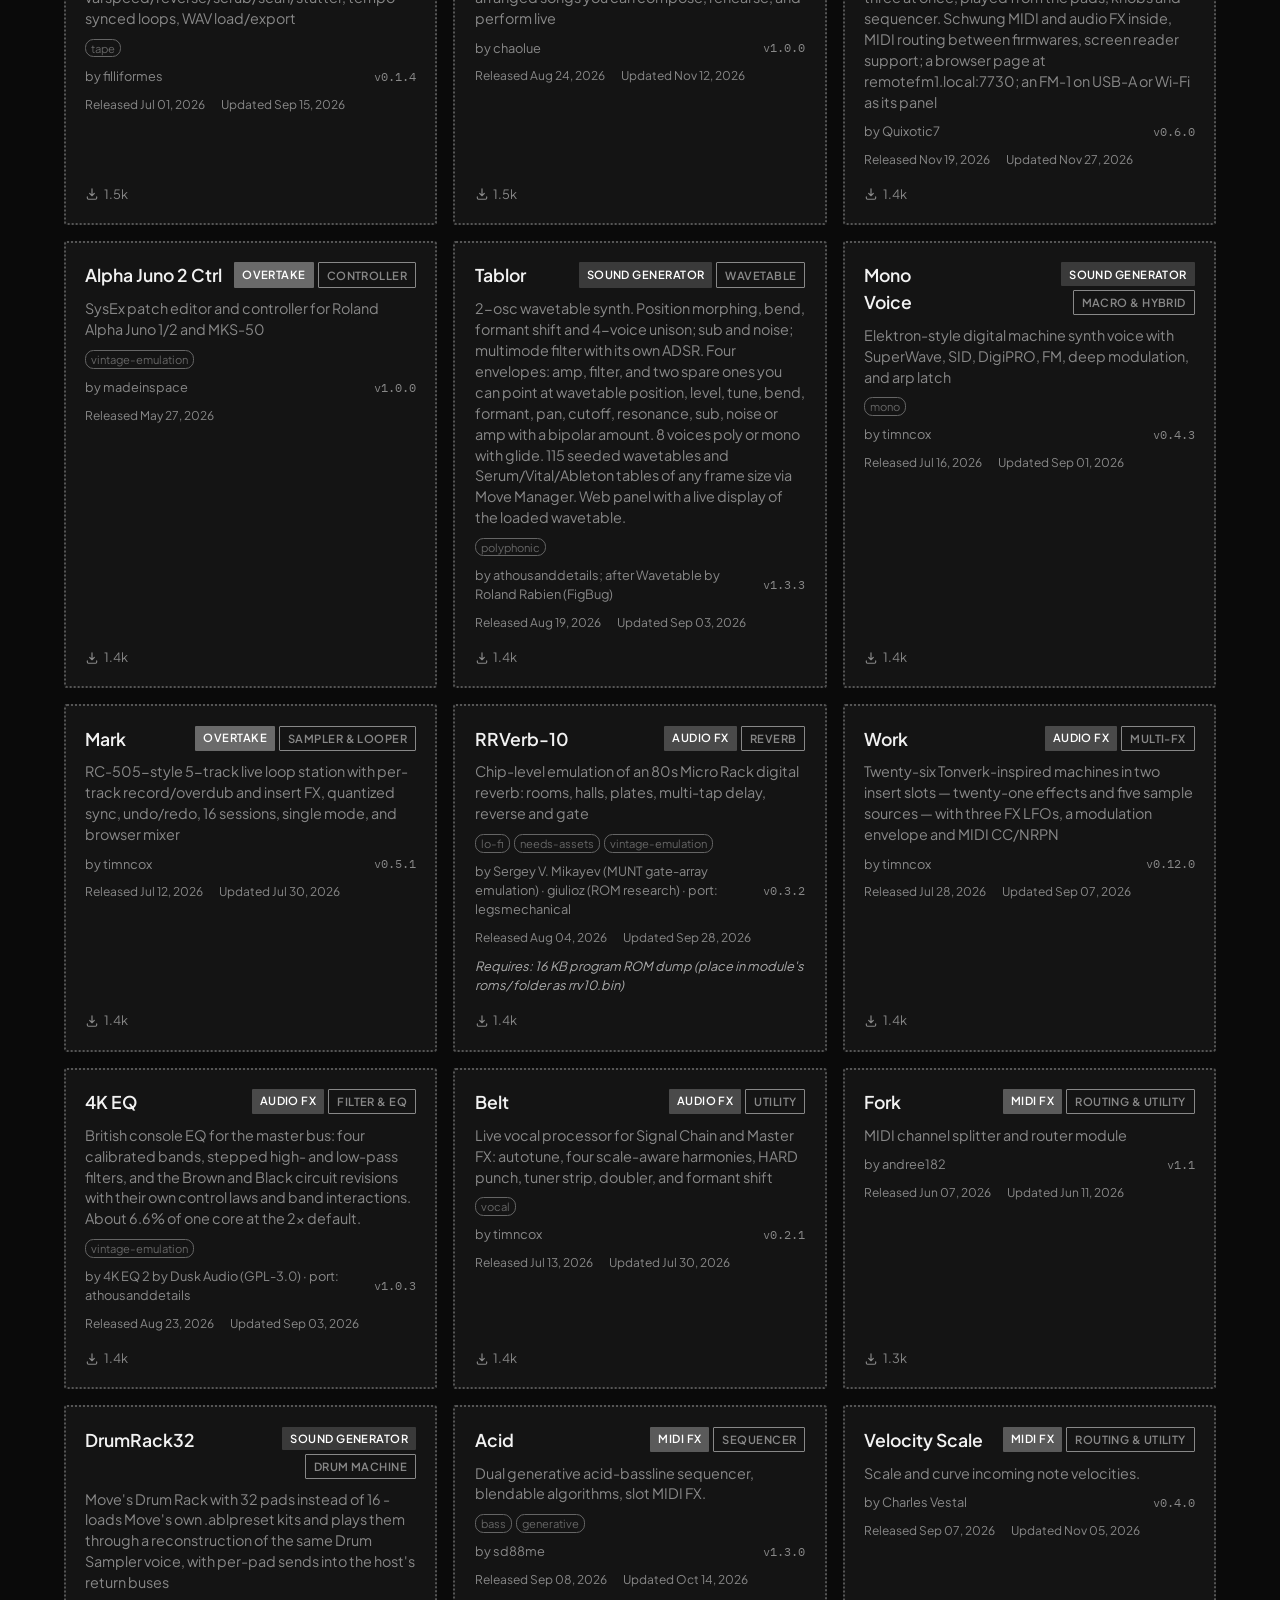
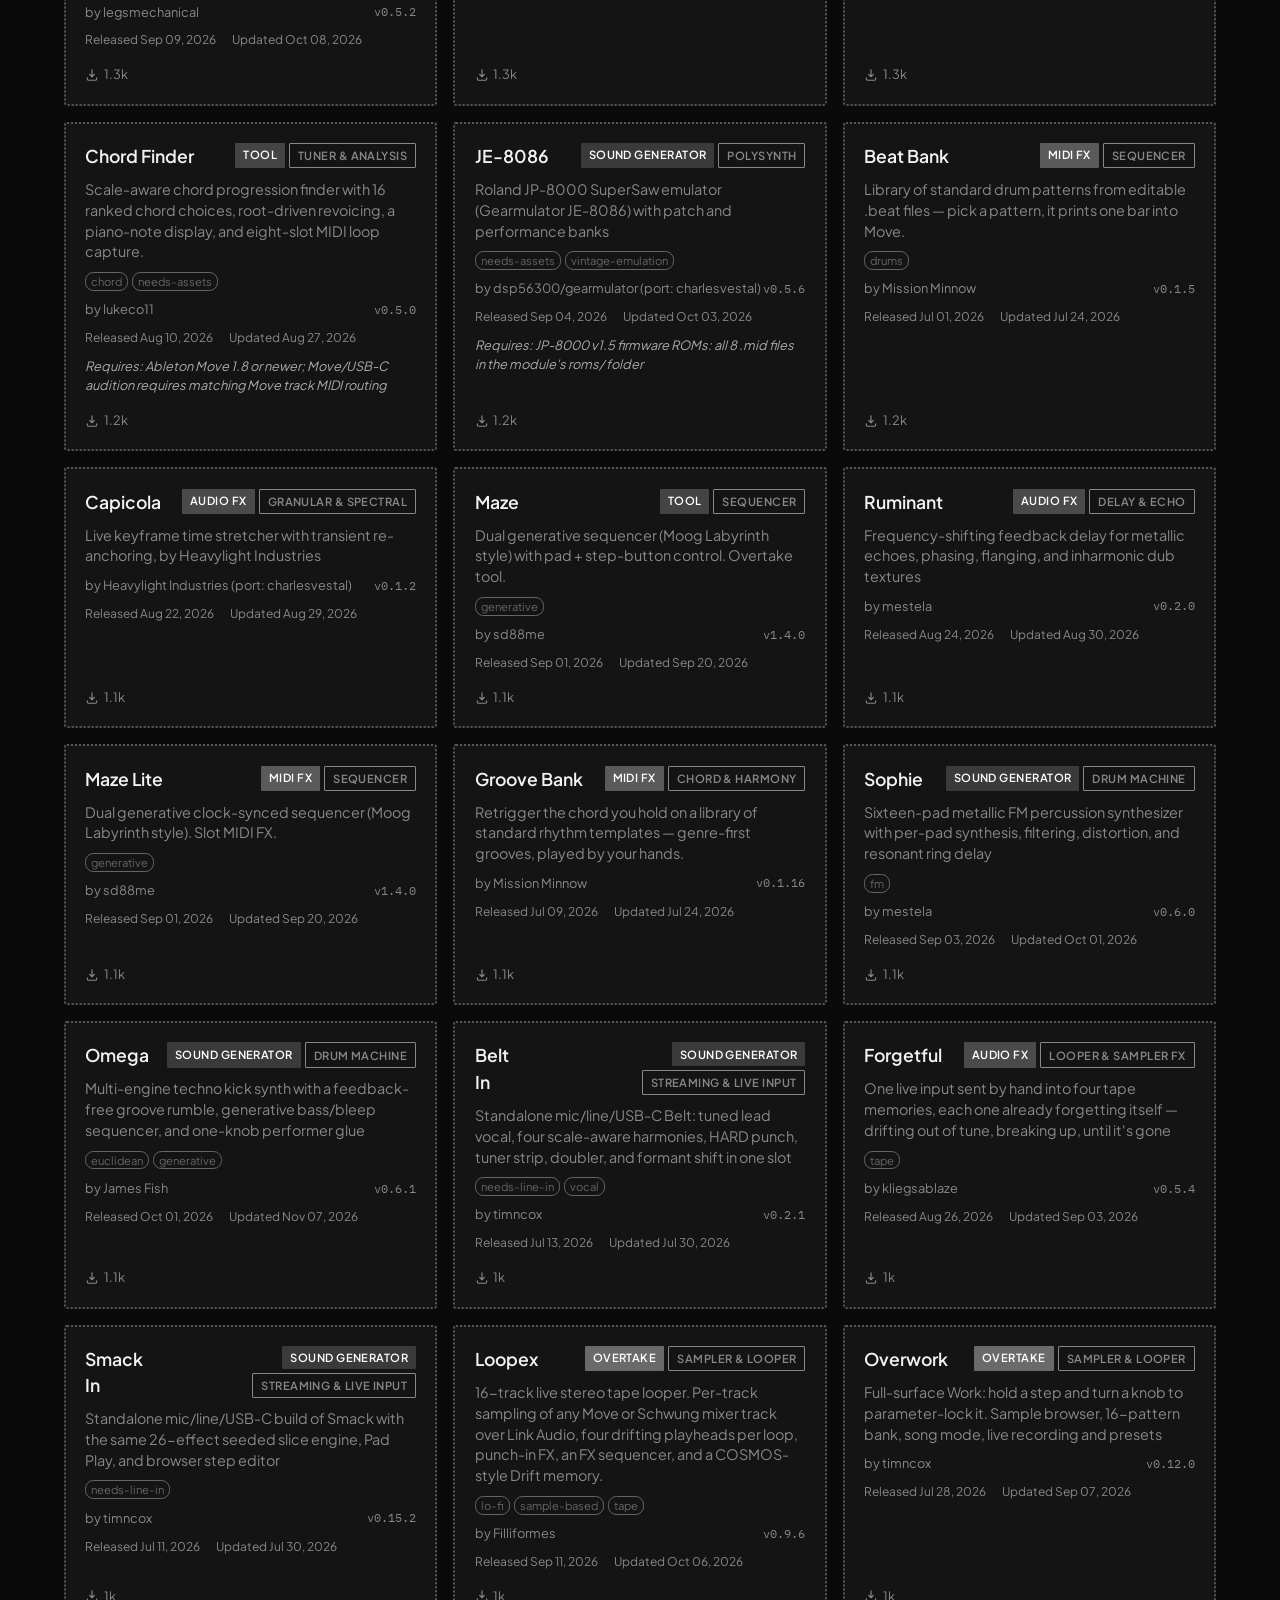
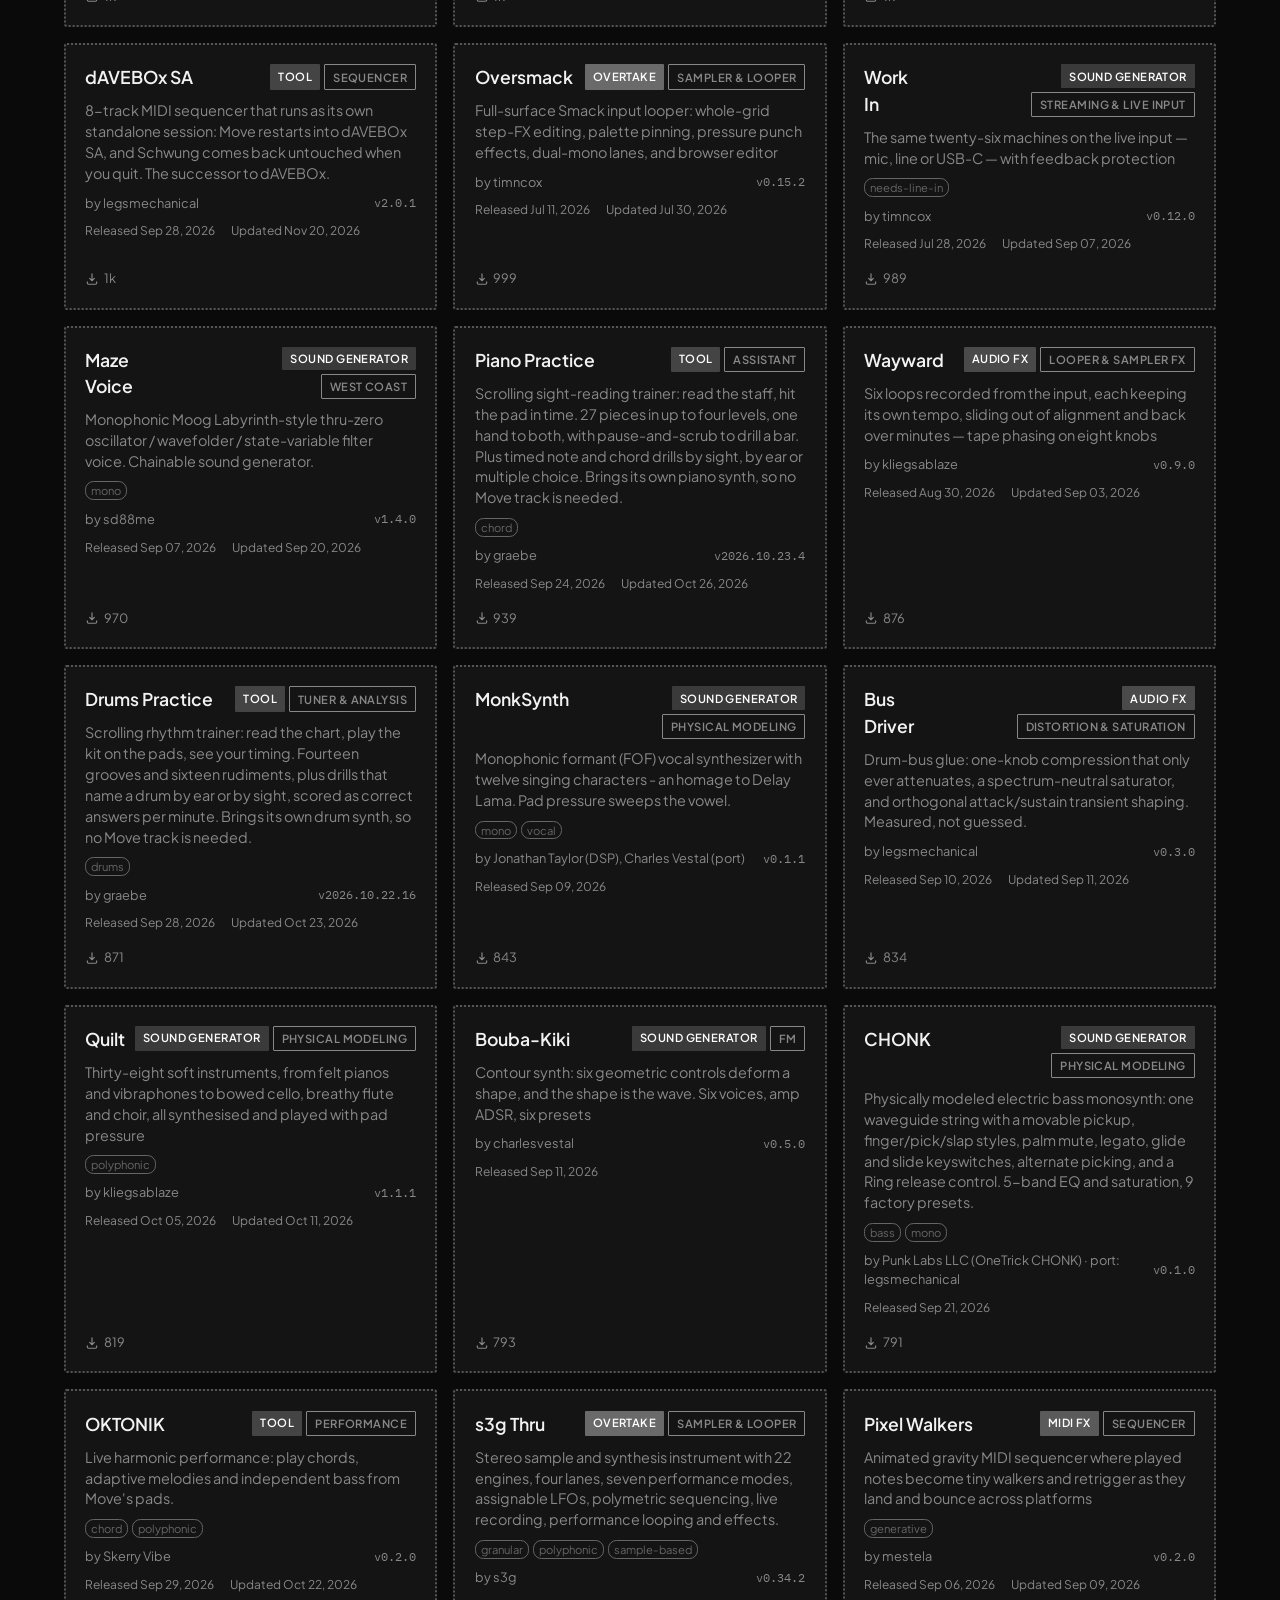
<file: catalog.html>
<!DOCTYPE html>
<html lang="en">
<head>
    <meta charset="UTF-8">
    <meta name="viewport" content="width=device-width, initial-scale=1.0">
    <title>Catalog · Schwung</title>
    <link rel="stylesheet" href="style.css">
</head>
<body class="page-catalog">
    <a href="#main" class="skip-link">Skip to main content</a>
    <header class="site-nav">
        <div class="nav-inner">
            <a class="nav-brand" href="index.html" aria-label="Schwung home">
                <img src="images/schwung-logo-wordmark.png" alt="Schwung" class="brand-logo">
            </a>
            <nav class="nav-links" aria-label="Primary">
                <a class="nav-link" href="index.html">Overview</a>
                <a class="nav-link active" href="catalog.html" aria-current="page">Modules</a>
                <a class="nav-link" href="demos.html">Demos</a>
                <a class="nav-link" href="install.html">Install</a>
                <a class="nav-link" href="manual.html">Manual</a>
                <a class="nav-link" href="faqs.html">FAQs</a>
                <a class="nav-link" href="about.html">About</a>
                <a class="nav-link nav-discord" href="https://discord.gg/GHWaZCC9bQ" target="_blank" rel="noopener">
                    <svg viewBox="0 0 127.14 96.36" aria-hidden="true" focusable="false"><path fill="currentColor" d="M107.7 8.07A105.15 105.15 0 0 0 81.47 0a72.06 72.06 0 0 0-3.36 6.83 97.68 97.68 0 0 0-29.11 0A72.37 72.37 0 0 0 45.64 0a105.89 105.89 0 0 0-26.25 8.09C2.79 32.65-1.71 56.6.54 80.21a105.73 105.73 0 0 0 32.17 16.15 77.7 77.7 0 0 0 6.89-11.11 68.42 68.42 0 0 1-10.85-5.18c.91-.66 1.8-1.34 2.66-2a75.57 75.57 0 0 0 64.32 0c.87.71 1.76 1.39 2.66 2a68.68 68.68 0 0 1-10.87 5.19 77 77 0 0 0 6.89 11.1 105.25 105.25 0 0 0 32.19-16.14c2.64-27.38-4.51-51.11-18.9-72.15ZM42.45 65.69C36.18 65.69 31 60 31 53s5-12.74 11.43-12.74S54 46 53.89 53s-5.05 12.69-11.44 12.69Zm42.24 0C78.41 65.69 73.25 60 73.25 53s5-12.74 11.44-12.74S96.23 46 96.12 53s-5.04 12.69-11.43 12.69Z"/></svg>
                    Discord
                </a>
            </nav>
        </div>
    </header>

    <main id="main">
        <div class="page-heading">
            <h1>Module Catalog</h1>
            <p class="subtitle">Synths, effects, and tools you can install on Move.</p>
        </div>

        <div class="controls">
            <div class="filters" role="group" aria-label="Filter modules by category">
                <button class="filter-btn active" data-filter="all" aria-pressed="true">All</button>
                <button class="filter-btn" data-filter="sound_generator" aria-pressed="false">Sound Generators</button>
                <button class="filter-btn" data-filter="audio_fx" aria-pressed="false">Audio FX</button>
                <button class="filter-btn" data-filter="midi_fx" aria-pressed="false">MIDI FX</button>
                <button class="filter-btn" data-filter="overtake" aria-pressed="false">Overtake</button>
                <button class="filter-btn" data-filter="tool" aria-pressed="false">Tools</button>
                <button class="filter-btn" data-filter="utility" aria-pressed="false">Utilities</button>
            </div>
            <div class="filters filters-sub" id="subcategory-filters" role="group" aria-label="Filter modules by type" hidden>
                <button class="filter-btn active" data-subfilter="all" aria-pressed="true">All types</button>
            </div>
            <div class="filters filters-tag" id="tag-filters" role="group" aria-label="Filter modules by tag" hidden></div>
            <div class="sort-controls">
                <label for="sort-select">Sort:</label>
                <select id="sort-select">
                    <option value="popular">Downloads (All Time)</option>
                    <option value="perRelease">Downloads / Release</option>
                    <option value="popular7d" id="sort-7d" hidden>Downloads (7 Days)</option>
                    <option value="popular30d" id="sort-30d" hidden>Downloads (30 Days)</option>
                    <option value="newest">Newest</option>
                    <option value="updated">Last Updated</option>
                    <option value="name">A–Z</option>
                    <option value="type">Type</option>
                    <option value="author">Author</option>
                </select>
            </div>
        </div>

        <div class="module-count"></div>
        <div class="module-grid" id="module-grid"></div>
    </main>

    <footer class="site-footer">
        <p>
            <a href="https://github.com/charlesvestal/schwung" target="_blank" rel="noopener">Schwung on GitHub</a>
            ·
            <a href="https://discord.gg/GHWaZCC9bQ" target="_blank" rel="noopener">Discord</a>
            ·
            <a href="impressum.html">Impressum</a>
        </p>
    </footer>

    <script src="data/audio-previews.js"></script>
    <script src="app.js"></script>
</body>
</html>
</file>
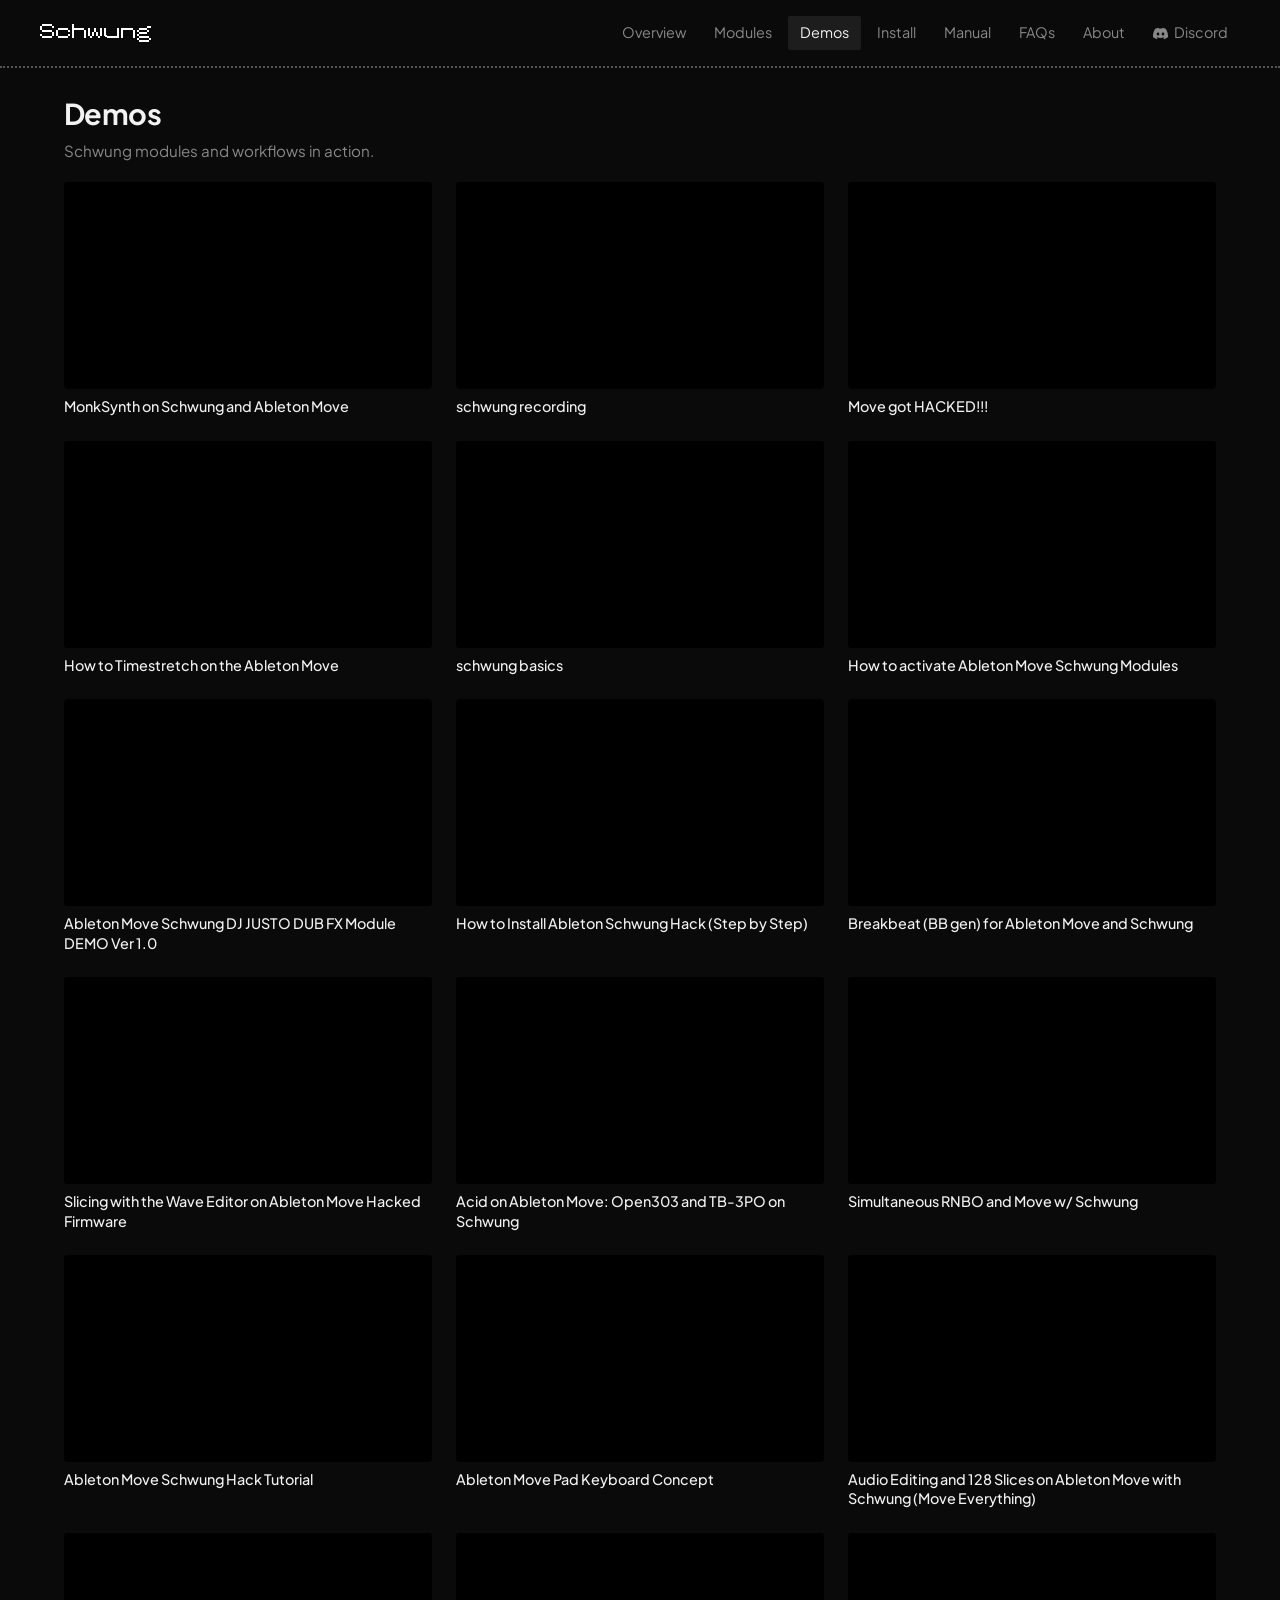
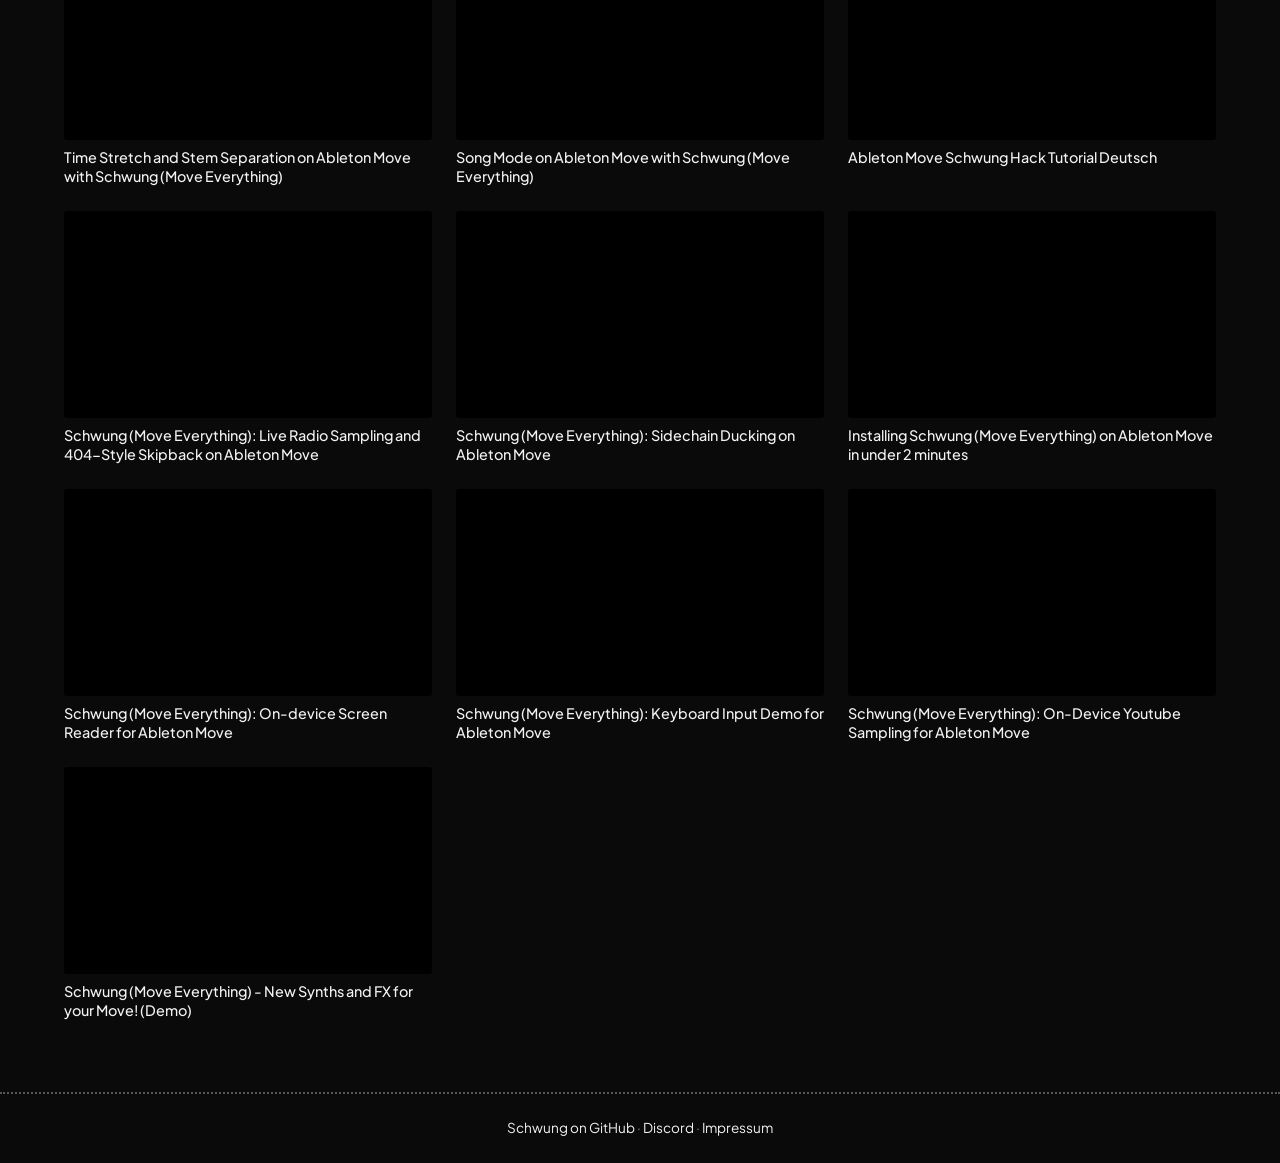
<file: demos.html>
<!DOCTYPE html>
<html lang="en">
<head>
    <meta charset="UTF-8">
    <meta name="viewport" content="width=device-width, initial-scale=1.0">
    <title>Demos · Schwung</title>
    <meta name="description" content="Video demonstrations of Schwung modules and workflows on the Ableton Move.">
    <link rel="stylesheet" href="style.css">
</head>
<body class="page-demos">
    <a href="#main" class="skip-link">Skip to main content</a>
    <header class="site-nav">
        <div class="nav-inner">
            <a class="nav-brand" href="index.html" aria-label="Schwung home">
                <img src="images/schwung-logo-wordmark.png" alt="Schwung" class="brand-logo">
            </a>
            <nav class="nav-links" aria-label="Primary">
                <a class="nav-link" href="index.html">Overview</a>
                <a class="nav-link" href="catalog.html">Modules</a>
                <a class="nav-link active" href="demos.html" aria-current="page">Demos</a>
                <a class="nav-link" href="install.html">Install</a>
                <a class="nav-link" href="manual.html">Manual</a>
                <a class="nav-link" href="faqs.html">FAQs</a>
                <a class="nav-link" href="about.html">About</a>
                <a class="nav-link nav-discord" href="https://discord.gg/GHWaZCC9bQ" target="_blank" rel="noopener">
                    <svg viewBox="0 0 127.14 96.36" aria-hidden="true" focusable="false"><path fill="currentColor" d="M107.7 8.07A105.15 105.15 0 0 0 81.47 0a72.06 72.06 0 0 0-3.36 6.83 97.68 97.68 0 0 0-29.11 0A72.37 72.37 0 0 0 45.64 0a105.89 105.89 0 0 0-26.25 8.09C2.79 32.65-1.71 56.6.54 80.21a105.73 105.73 0 0 0 32.17 16.15 77.7 77.7 0 0 0 6.89-11.11 68.42 68.42 0 0 1-10.85-5.18c.91-.66 1.8-1.34 2.66-2a75.57 75.57 0 0 0 64.32 0c.87.71 1.76 1.39 2.66 2a68.68 68.68 0 0 1-10.87 5.19 77 77 0 0 0 6.89 11.1 105.25 105.25 0 0 0 32.19-16.14c2.64-27.38-4.51-51.11-18.9-72.15ZM42.45 65.69C36.18 65.69 31 60 31 53s5-12.74 11.43-12.74S54 46 53.89 53s-5.05 12.69-11.44 12.69Zm42.24 0C78.41 65.69 73.25 60 73.25 53s5-12.74 11.44-12.74S96.23 46 96.12 53s-5.04 12.69-11.43 12.69Z"/></svg>
                    Discord
                </a>
            </nav>
        </div>
    </header>

    <main id="main">
        <div class="page-heading">
            <h1>Demos</h1>
            <p class="subtitle">Schwung modules and workflows in action.</p>
        </div>

        <div class="demos-grid" id="demos-grid" role="list" aria-busy="true">
            <p class="demos-status" id="demos-status">Loading demos…</p>
        </div>
    </main>

    <footer class="site-footer">
        <p>
            <a href="https://github.com/charlesvestal/schwung" target="_blank" rel="noopener">Schwung on GitHub</a>
            ·
            <a href="https://discord.gg/GHWaZCC9bQ" target="_blank" rel="noopener">Discord</a>
            ·
            <a href="impressum.html">Impressum</a>
        </p>
    </footer>

    <script>
        (function () {
            const grid = document.getElementById('demos-grid');
            const status = document.getElementById('demos-status');
            const PLAYLIST_URL = 'https://www.youtube.com/playlist?list=PLlG7OuetKX9kqpqwetSw0lXWhJM2IP39f';

            function showFallback(message) {
                grid.setAttribute('aria-busy', 'false');
                grid.innerHTML = '';
                const p = document.createElement('p');
                p.className = 'demos-status';
                p.innerHTML = message + ' <a href="' + PLAYLIST_URL + '" target="_blank" rel="noopener">Watch on YouTube →</a>';
                grid.appendChild(p);
            }

            function renderCards(videos) {
                grid.innerHTML = '';
                grid.setAttribute('aria-busy', 'false');
                videos.forEach(v => {
                    const card = document.createElement('div');
                    card.className = 'demo-card';
                    card.setAttribute('role', 'listitem');

                    const player = document.createElement('div');
                    player.className = 'demo-player';

                    const iframe = document.createElement('iframe');
                    iframe.src = 'https://www.youtube.com/embed/' + encodeURIComponent(v.id);
                    iframe.title = v.title;
                    iframe.loading = 'lazy';
                    iframe.allow = 'accelerometer; clipboard-write; encrypted-media; gyroscope; picture-in-picture; web-share';
                    iframe.referrerPolicy = 'strict-origin-when-cross-origin';
                    iframe.allowFullscreen = true;
                    iframe.frameBorder = '0';
                    player.appendChild(iframe);

                    const title = document.createElement('a');
                    title.className = 'demo-title';
                    title.href = 'https://www.youtube.com/watch?v=' + encodeURIComponent(v.id) + '&list=PLlG7OuetKX9kqpqwetSw0lXWhJM2IP39f';
                    title.target = '_blank';
                    title.rel = 'noopener';
                    title.textContent = v.title;

                    card.appendChild(player);
                    card.appendChild(title);
                    grid.appendChild(card);
                });
            }

            fetch('data/demos.json', { cache: 'no-cache' })
                .then(r => r.ok ? r.json() : Promise.reject(new Error('HTTP ' + r.status)))
                .then(data => {
                    const videos = (data && Array.isArray(data.videos))
                        ? data.videos.filter(v => v && v.id && v.title && !/^\[?(deleted|private) video\]?$/i.test(v.title))
                        : [];
                    if (videos.length === 0) {
                        showFallback('Demos are still being indexed.');
                        return;
                    }
                    renderCards(videos);
                })
                .catch(() => {
                    showFallback('Could not load demos.');
                });
        })();
    </script>
</body>
</html>
</file>
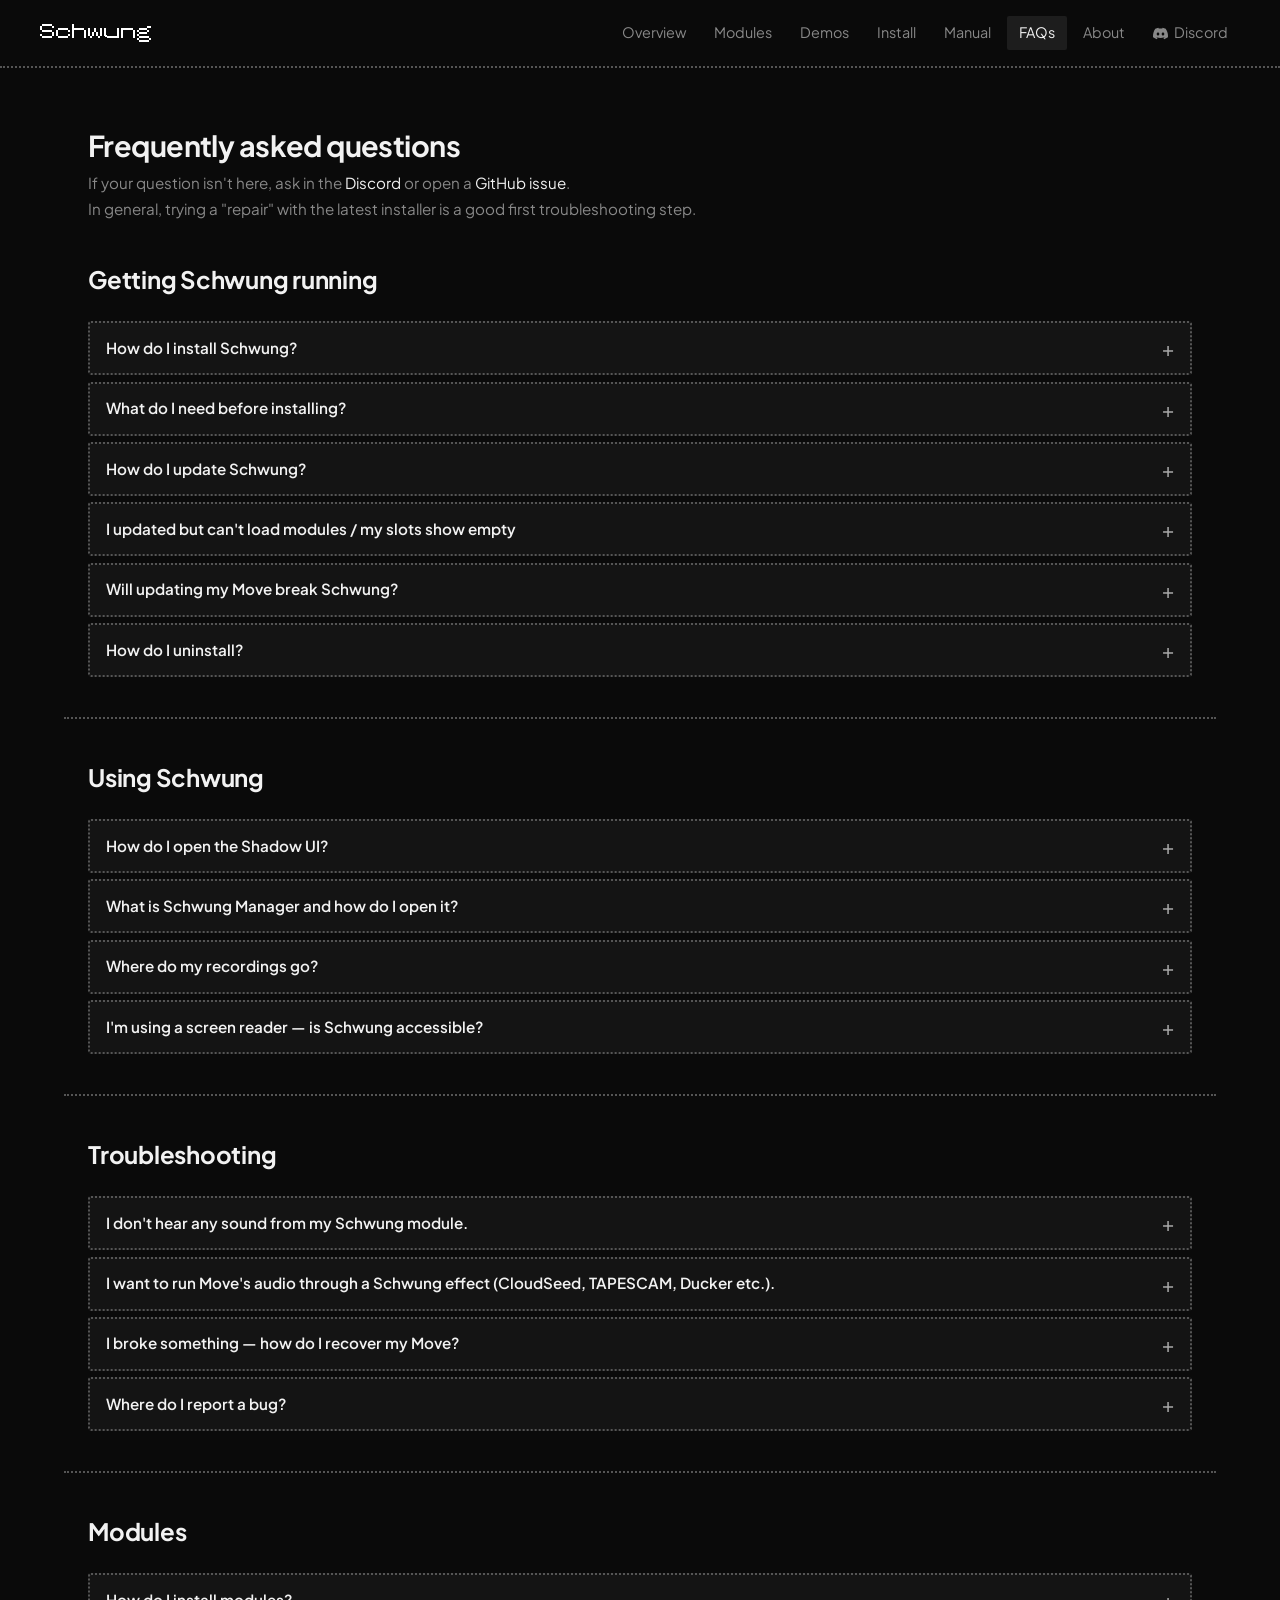
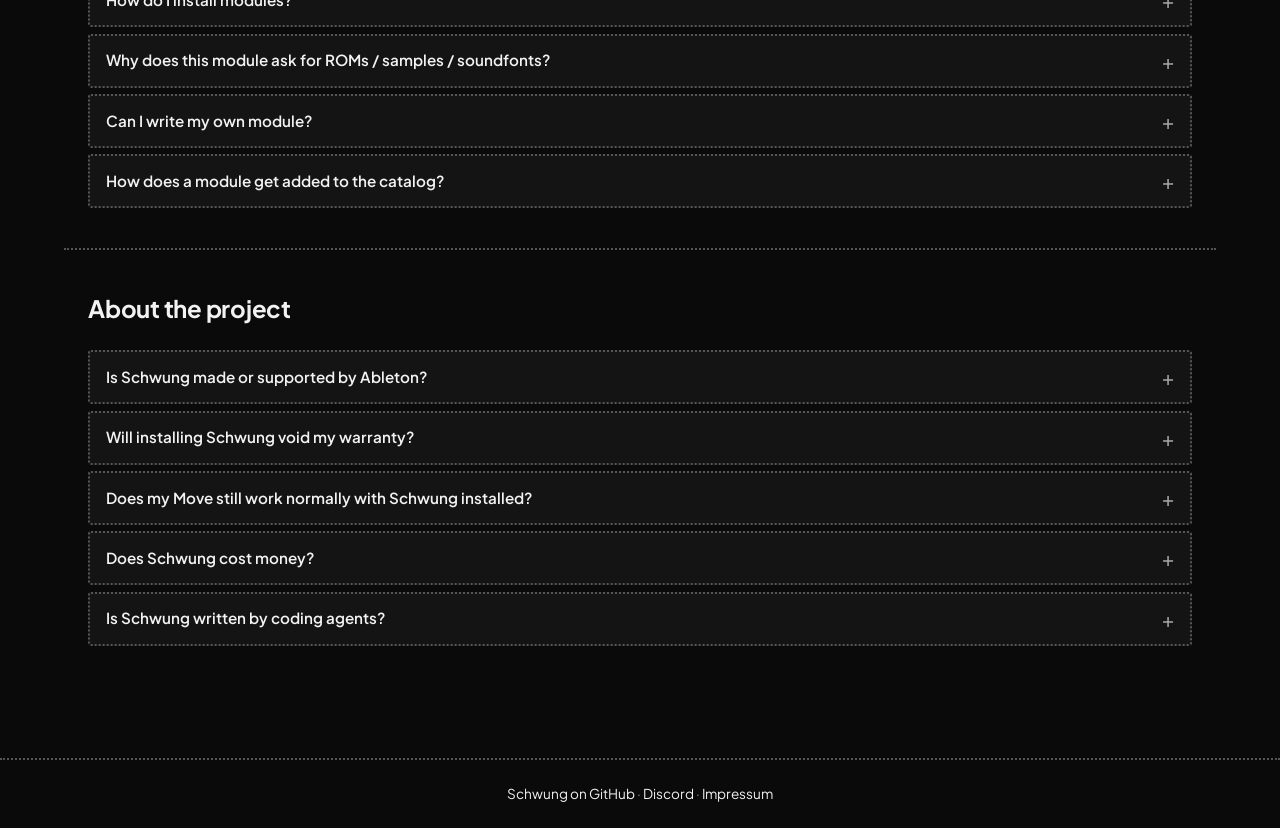
<file: faqs.html>
<!DOCTYPE html>
<html lang="en">
<head>
    <meta charset="UTF-8">
    <meta name="viewport" content="width=device-width, initial-scale=1.0">
    <title>FAQs · Schwung</title>
    <link rel="stylesheet" href="style.css">
</head>
<body class="page-faqs">
    <a href="#main" class="skip-link">Skip to main content</a>
    <header class="site-nav">
        <div class="nav-inner">
            <a class="nav-brand" href="index.html" aria-label="Schwung home">
                <img src="images/schwung-logo-wordmark.png" alt="Schwung" class="brand-logo">
            </a>
            <nav class="nav-links" aria-label="Primary">
                <a class="nav-link" href="index.html">Overview</a>
                <a class="nav-link" href="catalog.html">Modules</a>
                <a class="nav-link" href="demos.html">Demos</a>
                <a class="nav-link" href="install.html">Install</a>
                <a class="nav-link" href="manual.html">Manual</a>
                <a class="nav-link active" href="faqs.html" aria-current="page">FAQs</a>
                <a class="nav-link" href="about.html">About</a>
                <a class="nav-link nav-discord" href="https://discord.gg/GHWaZCC9bQ" target="_blank" rel="noopener">
                    <svg viewBox="0 0 127.14 96.36" aria-hidden="true" focusable="false"><path fill="currentColor" d="M107.7 8.07A105.15 105.15 0 0 0 81.47 0a72.06 72.06 0 0 0-3.36 6.83 97.68 97.68 0 0 0-29.11 0A72.37 72.37 0 0 0 45.64 0a105.89 105.89 0 0 0-26.25 8.09C2.79 32.65-1.71 56.6.54 80.21a105.73 105.73 0 0 0 32.17 16.15 77.7 77.7 0 0 0 6.89-11.11 68.42 68.42 0 0 1-10.85-5.18c.91-.66 1.8-1.34 2.66-2a75.57 75.57 0 0 0 64.32 0c.87.71 1.76 1.39 2.66 2a68.68 68.68 0 0 1-10.87 5.19 77 77 0 0 0 6.89 11.1 105.25 105.25 0 0 0 32.19-16.14c2.64-27.38-4.51-51.11-18.9-72.15ZM42.45 65.69C36.18 65.69 31 60 31 53s5-12.74 11.43-12.74S54 46 53.89 53s-5.05 12.69-11.44 12.69Zm42.24 0C78.41 65.69 73.25 60 73.25 53s5-12.74 11.44-12.74S96.23 46 96.12 53s-5.04 12.69-11.43 12.69Z"/></svg>
                    Discord
                </a>
            </nav>
        </div>
    </header>

    <main id="main">
        <div class="page-heading" style="max-width: 1200px; margin: 2rem auto 0; padding: 0 1.5rem;">
            <h1>Frequently asked questions</h1>
            <p class="subtitle">If your question isn't here, ask in the <a href="https://discord.gg/GHWaZCC9bQ" target="_blank" rel="noopener">Discord</a> or open a <a href="https://github.com/charlesvestal/schwung/issues" target="_blank" rel="noopener">GitHub issue</a>.</p>
            <p class="subtitle">In general, trying a "repair" with the latest installer is a good first troubleshooting step.</p>
        </div>

        <section class="section">
            <div class="section-header">
                <h2>Getting Schwung running</h2>
            </div>
            <div class="faq-list">
                <details class="faq-item">
                    <summary>How do I install Schwung?</summary>
                    <div class="faq-body">
                        <p>Use the <a href="install.html">desktop installer</a> (recommended — handles SSH setup, module selection, and uninstall through a GUI). Power users can also install via the curl one-liner shown on the <a href="install.html">Install page</a>.</p>
                    </div>
                </details>

                <details class="faq-item">
                    <summary>What do I need before installing?</summary>
                    <div class="faq-body">
                        <p>An Ableton Move on your Wi-Fi network, a computer on the same network, and (if you're using Windows) <a href="https://git-scm.com/downloads" target="_blank" rel="noopener">Git Bash</a>. Back up important sets and samples first, and familiarise yourself with <a href="https://ableton.centercode.com/" target="_blank" rel="noopener">DFU restore mode</a> on Ableton's CenterCode before you start.</p>
                    </div>
                </details>

                <details class="faq-item">
                    <summary>How do I update Schwung?</summary>
                    <div class="faq-body">
                        <p>Updates can be done from the GUI Installer or directly from the Schwung manager at <a href="http://move.local:7700" target="_blank" rel="noopener">move.local:7700</a>. Your modules and settings are preserved.</p>
                    </div>
                </details>

                <details class="faq-item">
                    <summary>I updated but can't load modules / my slots show empty</summary>
                    <div class="faq-body">
                        <p>One core component (the audio "shim") can get left on an older version after a web update, which stops modules from loading. Open <a href="http://move.local:7700/system/repair" target="_blank" rel="noopener">move.local:7700/system/repair</a> — if a repair is needed it will say so and offer two fixes:</p>
                        <ul>
                            <li><strong>Run the GUI installer and reinstall</strong> — easiest, no terminal needed (and the right fix if you've never run the installer on this device).</li>
                            <li>Or run the one-line command it shows you, from a Mac/Linux/WSL/PowerShell terminal on the same network:</li>
                        </ul>
                        <pre><code>ssh root@move.local 'chown root:root /data/UserData/schwung/bin/schwung-heal &amp;&amp; chmod 4755 /data/UserData/schwung/bin/schwung-heal &amp;&amp; /data/UserData/schwung/bin/schwung-heal --reboot'</code></pre>
                        <p>The device reboots once and your modules will load again.</p>
                    </div>
                </details>

                <details class="faq-item">
                    <summary>Will updating my Move break Schwung?</summary>
                    <div class="faq-body">
                        <p>When your Move updates to a new firmware version, Schwung is temporarily disabled. Simply run the installer again, and it will auto-detect your Move's state and offer to repair it, leaving your modules and settings intact. </p>
                    </div>
                </details>

                <details class="faq-item">
                    <summary>How do I uninstall?</summary>
                    <div class="faq-body">
                        <p>The desktop installer can uninstall for you. From the terminal:</p>
                        <pre><code>curl -L https://raw.githubusercontent.com/charlesvestal/schwung/main/scripts/uninstall.sh | sh</code></pre>
                        <p>By default the uninstaller exports any inactive Set Pages backups to your User Library before removing Schwung. Append <code>-s -- --purge-data</code> to skip the backup and remove all Schwung data.</p>
                    </div>
                </details>
            </div>
        </section>

        <section class="section">
            <div class="section-header">
                <h2>Using Schwung</h2>
            </div>
            <div class="faq-list">
                <details class="faq-item">
                    <summary>How do I open the Shadow UI?</summary>
                    <div class="faq-body">
                        <p>Long-press Track,  Menu, or setings (Shift+Step 2). Other trigger syles like a shift+vol shortcut are configurable in <em>Global Settings → Shortcuts</em>.</p>
                    </div>
                </details>

                <details class="faq-item">
                    <summary>What is Schwung Manager and how do I open it?</summary>
                    <div class="faq-body">
                        <p>A web interface for managing modules, files, settings, and updates from any browser on the same network. Open <a href="http://move.local:7700" target="_blank" rel="noopener"><code>http://move.local:7700</code></a> while your Move is on.</p>
                    </div>
                </details>

                <details class="faq-item">
                    <summary>Where do my recordings go?</summary>
                    <div class="faq-body">
                        <p>Skipback writes to <code>Samples/Schwung/Skipback/YYYY-MM-DD/</code>. The Quantized Resampler writes to <code>Samples/Schwung/Resampler/YYYY-MM-DD/</code>. Song Mode renders go to <code>Recordings/Song Mode/</code> with the set name in the filename.</p>
                    </div>
                </details>

                <details class="faq-item">
                    <summary>I'm using a screen reader — is Schwung accessible?</summary>
                    <div class="faq-body">
                        <p>Yes. Schwung includes optional TTS announcements; the desktop installer is screen-reader-friendly, and there's a CLI install variant designed for screen readers (see the <a href="install.html#command-line">accessible install</a> command on the Install page). Toggle TTS from Shadow UI settings, or via <strong>Shift+Menu</strong> when Shadow UI is disabled.</p>
                    </div>
                </details>
            </div>
        </section>

        <section class="section">
            <div class="section-header">
                <h2>Troubleshooting</h2>
            </div>
            <div class="faq-list">
                <details class="faq-item">
                    <summary>I don't hear any sound from my Schwung module.</summary>
                    <div class="faq-body">
                        <p>Schwung's synths are triggered by MIDI from a Move track — a slot won't play unless its <strong>Receive Ch</strong> matches a Move track's <strong>MIDI Out</strong> channel.</p>
                        <p>To wire it up:</p>
                        <ol>
                            <li>On the Move track, set <strong>MIDI Out</strong> to a channel (1–4).</li>
                            <li>Open the matching Schwung slot and set <strong>Receive Ch</strong> to the same number (this should be set automatically).</li>
                            <li>Play the Move track — its notes will now trigger the Schwung synth.</li>
                        </ol>
                        <p>To prevent the native Move synth from doubling on top of the Schwung synth, load an empty Drum Rack or Sampler template on that Move track. The track still sends MIDI but its native sound is silenced.</p>
                    </div>
                </details>

                <details class="faq-item">
                    <summary>I want to run Move's audio through a Schwung effect (CloudSeed, TAPESCAM, Ducker etc.).</summary>
                    <div class="faq-body">
                        <p>Use <strong>Link Audio</strong>. It requires Move firmware 2.0.0 or later, and is off by default.</p>
                        <ol>
                            <li>Make sure your Move is on firmware <strong>2.0.0+</strong>.</li>
                            <li>On Move: <em>Settings → Link</em> — toggle Link to <strong>Tempo</strong> or <strong>Start/Stop</strong>.</li>
                            <li>In Schwung: open <em>Global Settings</em> (<strong>Long Press Shift+Step 2</strong>) → <em>Audio</em> → toggle <strong>Move → Schwung</strong> on.</li>
                            <li>Each Move track now routes to its matching Schwung slot. Load any audio FX in that slot and the track will play through it.</li>
                        </ol>
                        <p>If you've enabled routing but Move tracks still aren't being processed, try restarting Move — the Link Audio subscriber sometimes needs a fresh boot to start capturing audio.</p>
                        <p>One trade-off worth knowing: when Link Audio is on, Schwung rebuilds the mix from Move's per-track streams, so Move's <em>native</em> Master FX is bypassed. Schwung's Master FX still apply to the combined output.</p>
                    </div>
                </details>

                <details class="faq-item">
                    <summary>I broke something — how do I recover my Move?</summary>
                    <div class="faq-body">
                        <p>Try the uninstaller first if Schwung is still running. If not, use <a href="https://ableton.centercode.com/" target="_blank" rel="noopener">DFU restore mode</a> on Ableton's CenterCode — it lets you flash stock firmware back onto your Move. If you need help, feel free to join the <a href="https://discord.gg/GHWaZCC9bQ" target="_blank" rel="noopener">Discord</a>. We're friendly!</p>
                    </div>
                </details>

                <details class="faq-item">
                    <summary>Where do I report a bug?</summary>
                    <div class="faq-body">
                        <p><a href="https://github.com/charlesvestal/schwung/issues" target="_blank" rel="noopener">GitHub Issues</a> on the main repo, or for module-specific issues use that module's own repo (linked from each catalog entry). Quick questions are usually faster on <a href="https://discord.gg/GHWaZCC9bQ" target="_blank" rel="noopener">Discord</a>.</p>
                    </div>
                </details>
            </div>
        </section>

        <section class="section">
            <div class="section-header">
                <h2>Modules</h2>
            </div>
            <div class="faq-list">
                <details class="faq-item">
                    <summary>How do I install modules?</summary>
                    <div class="faq-body">
                        <p>From any browser on the same network: open <a href="http://move.local:7700" target="_blank" rel="noopener">Schwung Manager</a> and use the built-in module management.</p>
                    </div>
                </details>

                <details class="faq-item">
                    <summary>Why does this module ask for ROMs / samples / soundfonts?</summary>
                    <div class="faq-body">
                        <p>Some modules need external assets (ROM files for hardware emulators, soundfonts for samplers, etc.). The catalog entry lists what each module requires under "Requires", and the desktop installer prompts for them at install time. <em>We cannot and will not help you obtain copyrighted assets.</em></p>
                    </div>
                </details>

                <details class="faq-item">
                    <summary>Can I write my own module?</summary>
                    <div class="faq-body">
                        <p>Yes — Schwung has a JavaScript module API and a documented architecture. Start with <a href="https://github.com/charlesvestal/schwung/blob/main/docs/MODULES.md" target="_blank" rel="noopener">docs/MODULES.md</a> and <a href="https://github.com/charlesvestal/schwung/blob/main/docs/API.md" target="_blank" rel="noopener">docs/API.md</a> in the main repo.</p>
                    </div>
                </details>

                <details class="faq-item">
                    <summary>How does a module get added to the catalog?</summary>
                    <div class="faq-body">
                        <p>Add a <code>release.json</code> to your module repo, publish a release, then submit a PR to <a href="https://github.com/charlesvestal/schwung/blob/main/module-catalog.json" target="_blank" rel="noopener"><code>module-catalog.json</code></a> in the main repo with your entry. Drop into <a href="https://discord.gg/GHWaZCC9bQ" target="_blank" rel="noopener">Discord</a> if you want a hand.</p>
                    </div>
                </details>
            </div>
        </section>

        <section class="section">
            <div class="section-header">
                <h2>About the project</h2>
            </div>
            <div class="faq-list">
                <details class="faq-item">
                    <summary>Is Schwung made or supported by Ableton?</summary>
                    <div class="faq-body">
                        <p>No. Schwung is an independent, community-built project. It is not approved, endorsed, or supported by Ableton in any way. Don't contact Ableton support for help with Schwung — use our <a href="https://discord.gg/GHWaZCC9bQ" target="_blank" rel="noopener">Discord</a> or <a href="https://github.com/charlesvestal/schwung/issues" target="_blank" rel="noopener">GitHub issues</a> instead.</p>
                    </div>
                </details>

                <details class="faq-item">
                    <summary>Will installing Schwung void my warranty?</summary>
                    <div class="faq-body">
                        <p>Unlikely, but possibly. Schwung modifies software on your Move. Ableton will not support you with Schwung installed, but uninstalling or doing a DFU restore <em>should</em> always be possible. We can't speak for Ableton's warranty policy — if that's a concern, check directly with Ableton before installing.</p>
                    </div>
                </details>

                <details class="faq-item">
                    <summary>Does my Move still work normally with Schwung installed?</summary>
                    <div class="faq-body">
                        <p>Yes. Schwung runs <em>alongside</em> stock Move firmware as a "Shadow UI" — your Move keeps working the way it always has, and you can layer Schwung's synths, effects, and tools on top when you want them. It is additional software with additional overhead, so there will be a slight performance impact even with no synths running.</p>
                    </div>
                </details>

                <details class="faq-item">
                    <summary>Does Schwung cost money?</summary>
                    <div class="faq-body">
                        <p>No. Schwung and the modules in the catalog are open source and free to use under their respective licenses (the Schwung host is MIT-licensed). If you'd like to support the project, contributions, bug reports, and module submissions are all welcome. If you still want to support the project, donate to your local food bank or vote against your local fascist.</p>
                    </div>
                </details>

                <details class="faq-item">
                    <summary>Is Schwung written by coding agents?</summary>
                    <div class="faq-body">
                        <p>Schwung is heavily written by coding agents with human supervision. If that approach makes you uncomfortable, that's a totally fair reaction — the source is open and you're welcome to read, audit, and fork it. This is all for fun, and no one has to install it. See the <a href="about.html">About</a> page for more.</p>
                    </div>
                </details>
            </div>
        </section>
    </main>

    <footer class="site-footer">
        <p>
            <a href="https://github.com/charlesvestal/schwung" target="_blank" rel="noopener">Schwung on GitHub</a>
            ·
            <a href="https://discord.gg/GHWaZCC9bQ" target="_blank" rel="noopener">Discord</a>
            ·
            <a href="impressum.html">Impressum</a>
        </p>
    </footer>
</body>
</html>
</file>
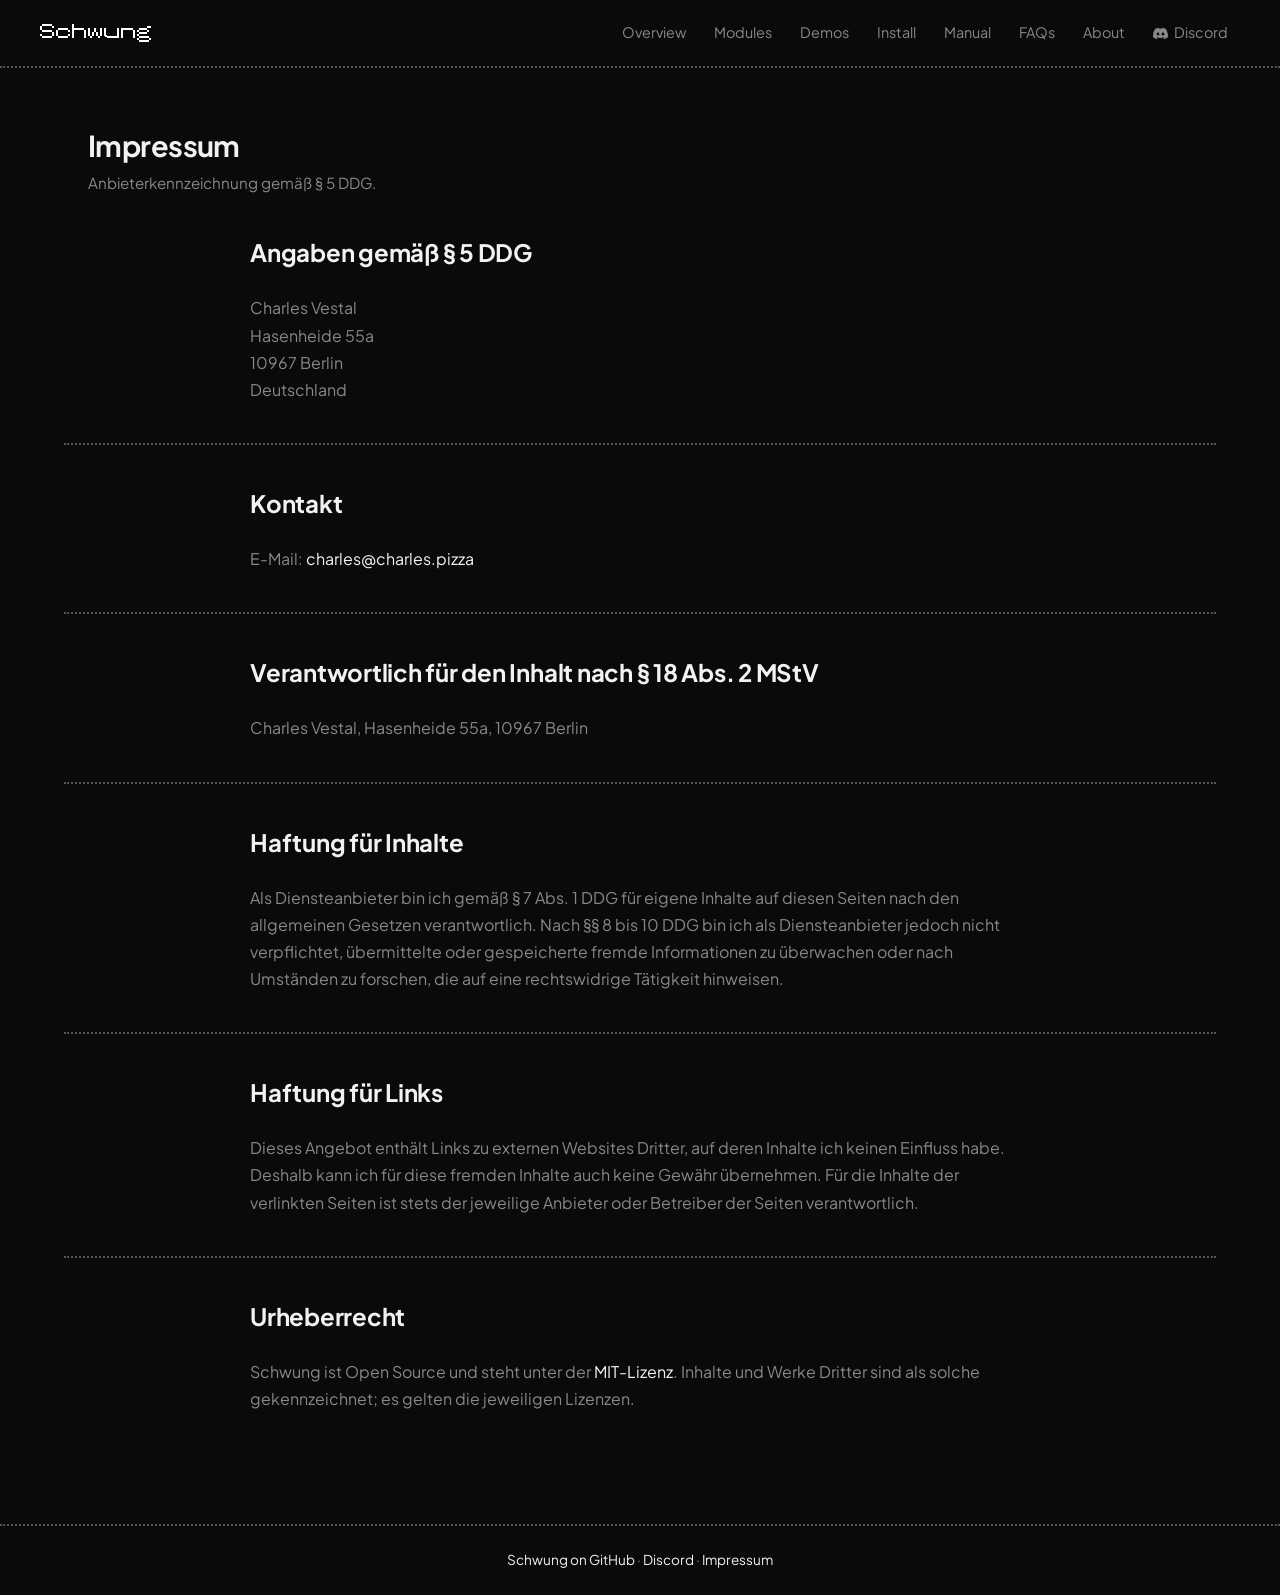
<file: impressum.html>
<!DOCTYPE html>
<html lang="de">
<head>
    <meta charset="UTF-8">
    <meta name="viewport" content="width=device-width, initial-scale=1.0">
    <title>Impressum · Schwung</title>
    <meta name="robots" content="noindex">
    <link rel="stylesheet" href="style.css">
</head>
<body class="page-about">
    <a href="#main" class="skip-link">Skip to main content</a>
    <header class="site-nav">
        <div class="nav-inner">
            <a class="nav-brand" href="index.html" aria-label="Schwung home">
                <img src="images/schwung-logo-wordmark.png" alt="Schwung" class="brand-logo">
            </a>
            <nav class="nav-links" aria-label="Primary">
                <a class="nav-link" href="index.html">Overview</a>
                <a class="nav-link" href="catalog.html">Modules</a>
                <a class="nav-link" href="demos.html">Demos</a>
                <a class="nav-link" href="install.html">Install</a>
                <a class="nav-link" href="manual.html">Manual</a>
                <a class="nav-link" href="faqs.html">FAQs</a>
                <a class="nav-link" href="about.html">About</a>
                <a class="nav-link nav-discord" href="https://discord.gg/GHWaZCC9bQ" target="_blank" rel="noopener">
                    <svg viewBox="0 0 127.14 96.36" aria-hidden="true" focusable="false"><path fill="currentColor" d="M107.7 8.07A105.15 105.15 0 0 0 81.47 0a72.06 72.06 0 0 0-3.36 6.83 97.68 97.68 0 0 0-29.11 0A72.37 72.37 0 0 0 45.64 0a105.89 105.89 0 0 0-26.25 8.09C2.79 32.65-1.71 56.6.54 80.21a105.73 105.73 0 0 0 32.17 16.15 77.7 77.7 0 0 0 6.89-11.11 68.42 68.42 0 0 1-10.85-5.18c.91-.66 1.8-1.34 2.66-2a75.57 75.57 0 0 0 64.32 0c.87.71 1.76 1.39 2.66 2a68.68 68.68 0 0 1-10.87 5.19 77 77 0 0 0 6.89 11.1 105.25 105.25 0 0 0 32.19-16.14c2.64-27.38-4.51-51.11-18.9-72.15ZM42.45 65.69C36.18 65.69 31 60 31 53s5-12.74 11.43-12.74S54 46 53.89 53s-5.05 12.69-11.44 12.69Zm42.24 0C78.41 65.69 73.25 60 73.25 53s5-12.74 11.44-12.74S96.23 46 96.12 53s-5.04 12.69-11.43 12.69Z"/></svg>
                    Discord
                </a>
            </nav>
        </div>
    </header>

    <main id="main">
        <div class="page-heading" style="max-width: 1200px; margin: 2rem auto 0; padding: 0 1.5rem;">
            <h1>Impressum</h1>
            <p class="subtitle">Anbieterkennzeichnung gemäß § 5 DDG.</p>
        </div>

        <section class="section">
            <div class="section-header">
                <h2>Angaben gemäß § 5 DDG</h2>
            </div>
            <div class="section-prose">
                <p>
                    Charles Vestal<br>
                    Hasenheide 55a<br>
                    10967 Berlin<br>
                    Deutschland
                </p>
            </div>
        </section>

        <section class="section">
            <div class="section-header">
                <h2>Kontakt</h2>
            </div>
            <div class="section-prose">
                <p>E-Mail: <a href="mailto:charles@charles.pizza">charles@charles.pizza</a></p>
            </div>
        </section>

        <section class="section">
            <div class="section-header">
                <h2>Verantwortlich für den Inhalt nach § 18 Abs. 2 MStV</h2>
            </div>
            <div class="section-prose">
                <p>Charles Vestal, Hasenheide 55a, 10967 Berlin</p>
            </div>
        </section>

        <section class="section">
            <div class="section-header">
                <h2>Haftung für Inhalte</h2>
            </div>
            <div class="section-prose">
                <p>
                    Als Diensteanbieter bin ich gemäß § 7 Abs. 1 DDG für eigene Inhalte auf diesen Seiten nach den allgemeinen Gesetzen verantwortlich. Nach §§ 8 bis 10 DDG bin ich als Diensteanbieter jedoch nicht verpflichtet, übermittelte oder gespeicherte fremde Informationen zu überwachen oder nach Umständen zu forschen, die auf eine rechtswidrige Tätigkeit hinweisen.
                </p>
            </div>
        </section>

        <section class="section">
            <div class="section-header">
                <h2>Haftung für Links</h2>
            </div>
            <div class="section-prose">
                <p>
                    Dieses Angebot enthält Links zu externen Websites Dritter, auf deren Inhalte ich keinen Einfluss habe. Deshalb kann ich für diese fremden Inhalte auch keine Gewähr übernehmen. Für die Inhalte der verlinkten Seiten ist stets der jeweilige Anbieter oder Betreiber der Seiten verantwortlich.
                </p>
            </div>
        </section>

        <section class="section">
            <div class="section-header">
                <h2>Urheberrecht</h2>
            </div>
            <div class="section-prose">
                <p>
                    Schwung ist Open Source und steht unter der <a href="https://github.com/charlesvestal/schwung/blob/main/LICENSE" target="_blank" rel="noopener">MIT-Lizenz</a>. Inhalte und Werke Dritter sind als solche gekennzeichnet; es gelten die jeweiligen Lizenzen.
                </p>
            </div>
        </section>
    </main>

    <footer class="site-footer">
        <p>
            <a href="https://github.com/charlesvestal/schwung" target="_blank" rel="noopener">Schwung on GitHub</a>
            ·
            <a href="https://discord.gg/GHWaZCC9bQ" target="_blank" rel="noopener">Discord</a>
            ·
            <a href="impressum.html">Impressum</a>
        </p>
    </footer>
</body>
</html>
</file>
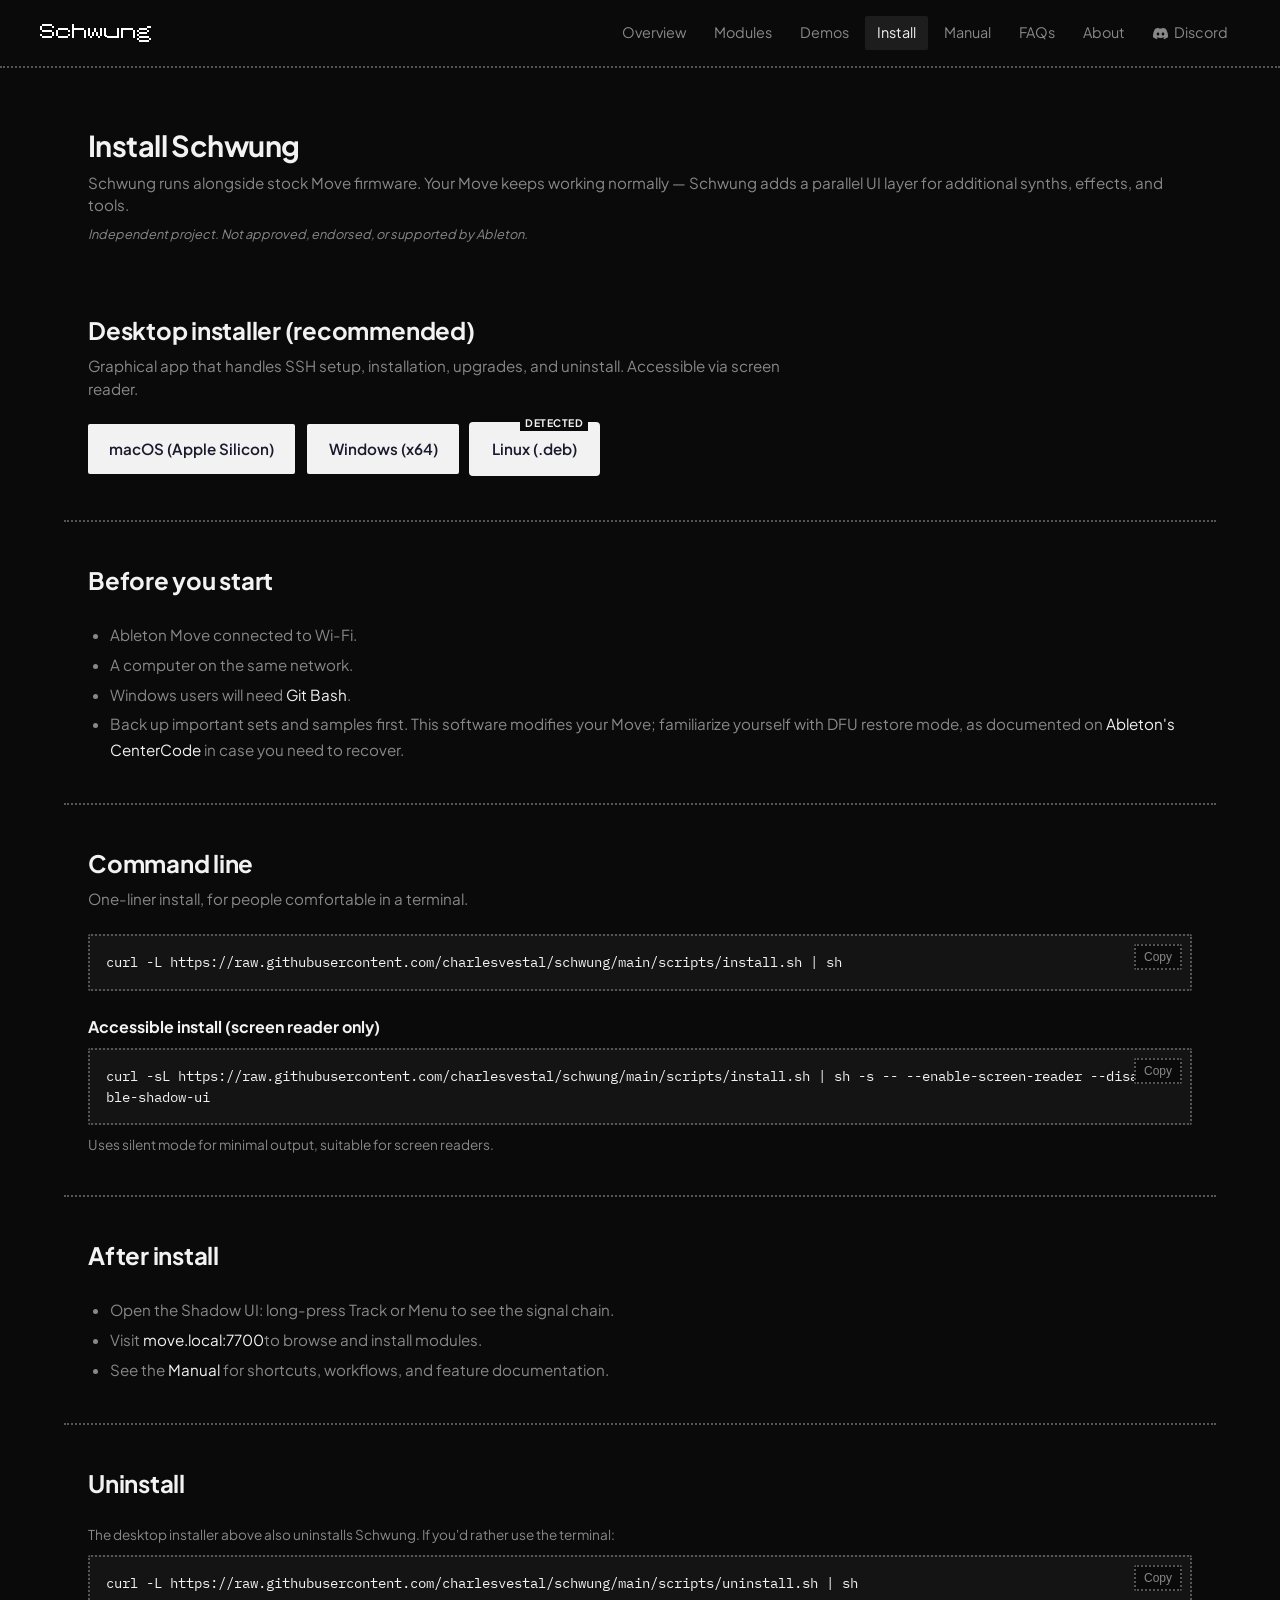
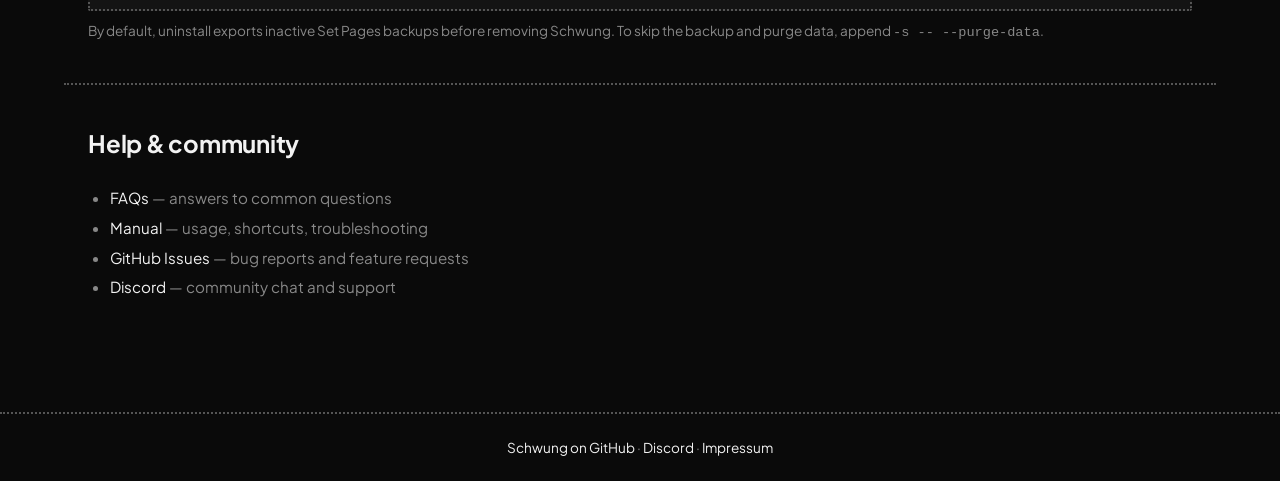
<file: install.html>
<!DOCTYPE html>
<html lang="en">
<head>
    <meta charset="UTF-8">
    <meta name="viewport" content="width=device-width, initial-scale=1.0">
    <title>Install · Schwung</title>
    <link rel="stylesheet" href="style.css">
</head>
<body class="page-install">
    <a href="#main" class="skip-link">Skip to main content</a>
    <header class="site-nav">
        <div class="nav-inner">
            <a class="nav-brand" href="index.html" aria-label="Schwung home">
                <img src="images/schwung-logo-wordmark.png" alt="Schwung" class="brand-logo">
            </a>
            <nav class="nav-links" aria-label="Primary">
                <a class="nav-link" href="index.html">Overview</a>
                <a class="nav-link" href="catalog.html">Modules</a>
                <a class="nav-link" href="demos.html">Demos</a>
                <a class="nav-link active" href="install.html" aria-current="page">Install</a>
                <a class="nav-link" href="manual.html">Manual</a>
                <a class="nav-link" href="faqs.html">FAQs</a>
                <a class="nav-link" href="about.html">About</a>
                <a class="nav-link nav-discord" href="https://discord.gg/GHWaZCC9bQ" target="_blank" rel="noopener">
                    <svg viewBox="0 0 127.14 96.36" aria-hidden="true" focusable="false"><path fill="currentColor" d="M107.7 8.07A105.15 105.15 0 0 0 81.47 0a72.06 72.06 0 0 0-3.36 6.83 97.68 97.68 0 0 0-29.11 0A72.37 72.37 0 0 0 45.64 0a105.89 105.89 0 0 0-26.25 8.09C2.79 32.65-1.71 56.6.54 80.21a105.73 105.73 0 0 0 32.17 16.15 77.7 77.7 0 0 0 6.89-11.11 68.42 68.42 0 0 1-10.85-5.18c.91-.66 1.8-1.34 2.66-2a75.57 75.57 0 0 0 64.32 0c.87.71 1.76 1.39 2.66 2a68.68 68.68 0 0 1-10.87 5.19 77 77 0 0 0 6.89 11.1 105.25 105.25 0 0 0 32.19-16.14c2.64-27.38-4.51-51.11-18.9-72.15ZM42.45 65.69C36.18 65.69 31 60 31 53s5-12.74 11.43-12.74S54 46 53.89 53s-5.05 12.69-11.44 12.69Zm42.24 0C78.41 65.69 73.25 60 73.25 53s5-12.74 11.44-12.74S96.23 46 96.12 53s-5.04 12.69-11.43 12.69Z"/></svg>
                    Discord
                </a>
            </nav>
        </div>
    </header>

    <main id="main">
        <div class="page-heading" style="max-width: 1200px; margin: 2rem auto 0; padding: 0 1.5rem;">
            <h1>Install Schwung</h1>
            <p class="subtitle">Schwung runs alongside stock Move firmware. Your Move keeps working normally — Schwung adds a parallel UI layer for additional synths, effects, and tools.</p>
            <p class="hero-disclaimer" style="margin-top: 0.5rem;">Independent project. Not approved, endorsed, or supported by Ableton.</p>
        </div>

        <section class="section">
            <div class="section-header">
                <h2>Desktop installer (recommended)</h2>
                <p>Graphical app that handles SSH setup, installation, upgrades, and uninstall. Accessible via screen reader.</p>
            </div>
            <div class="platform-buttons">
                <a class="btn btn-primary" id="dl-mac" href="https://github.com/charlesvestal/schwung-installer/releases/latest" target="_blank" rel="noopener">macOS (Apple Silicon)</a>
                <a class="btn btn-primary" id="dl-win" href="https://github.com/charlesvestal/schwung-installer/releases/latest" target="_blank" rel="noopener">Windows (x64)</a>
                <a class="btn btn-secondary" id="dl-other" href="https://github.com/charlesvestal/schwung-installer/releases/latest" target="_blank" rel="noopener">Linux + other architectures</a>
            </div>
        </section>

        <section class="section">
            <div class="section-header">
                <h2>Before you start</h2>
            </div>
            <ul class="bullet-list">
                <li>Ableton Move connected to Wi-Fi.</li>
                <li>A computer on the same network.</li>
                <li>Windows users will need <a href="https://git-scm.com/downloads" target="_blank" rel="noopener">Git Bash</a>.</li>
                <li>Back up important sets and samples first. This software modifies your Move; familiarize yourself with DFU restore mode, as documented on <a href="https://ableton.centercode.com/" target="_blank" rel="noopener">Ableton's CenterCode</a> in case you need to recover.</li>
            </ul>
        </section>

        <section class="section">
            <div class="section-header">
                <h2>Command line</h2>
                <p>One-liner install, for people comfortable in a terminal.</p>
            </div>
            <div class="code-block">
                <button class="copy-btn" type="button" data-copy="curl-install">Copy</button>
                <pre id="curl-install">curl -L https://raw.githubusercontent.com/charlesvestal/schwung/main/scripts/install.sh | sh</pre>
            </div>

            <h3 style="font-size: 1rem; margin-top: 1.5rem; color: var(--text);">Accessible install (screen reader only)</h3>
            <div class="code-block">
                <button class="copy-btn" type="button" data-copy="curl-sr">Copy</button>
                <pre id="curl-sr">curl -sL https://raw.githubusercontent.com/charlesvestal/schwung/main/scripts/install.sh | sh -s -- --enable-screen-reader --disable-shadow-ui</pre>
            </div>
            <p style="font-size: 0.85rem; color: var(--text-muted); margin-top: 0.5rem;">
                Uses silent mode for minimal output, suitable for screen readers.
            </p>
        </section>

        <section class="section">
            <div class="section-header">
                <h2>After install</h2>
            </div>
            <ul class="bullet-list">
                <li>Open the Shadow UI: long-press Track or Menu to see the signal chain.</li>
                <li>Visit <a href="http://move.local:7700" target="_blank" rel="noopener">move.local:7700</a>to browse and install modules.</li>
                <li>See the <a href="manual.html">Manual</a> for shortcuts, workflows, and feature documentation.</li>
            </ul>
        </section>

        <section class="section">
            <div class="section-header">
                <h2>Uninstall</h2>
            </div>
            <p style="font-size: 0.85rem; color: var(--text-muted); margin-bottom: 0.6rem;">
                The desktop installer above also uninstalls Schwung. If you'd rather use the terminal:
            </p>
            <div class="code-block">
                <button class="copy-btn" type="button" data-copy="curl-uninstall">Copy</button>
                <pre id="curl-uninstall">curl -L https://raw.githubusercontent.com/charlesvestal/schwung/main/scripts/uninstall.sh | sh</pre>
            </div>
            <p style="font-size: 0.85rem; color: var(--text-muted); margin-top: 0.5rem;">
                By default, uninstall exports inactive Set Pages backups before removing Schwung. To skip the backup and purge data, append <code>-s -- --purge-data</code>.
            </p>
        </section>

        <section class="section">
            <div class="section-header">
                <h2>Help &amp; community</h2>
            </div>
            <ul class="bullet-list">
                <li><a href="faqs.html">FAQs</a> — answers to common questions</li>
                <li><a href="manual.html">Manual</a> — usage, shortcuts, troubleshooting</li>
                <li><a href="https://github.com/charlesvestal/schwung/issues" target="_blank" rel="noopener">GitHub Issues</a> — bug reports and feature requests</li>
                <li><a href="https://discord.gg/GHWaZCC9bQ" target="_blank" rel="noopener">Discord</a> — community chat and support</li>
            </ul>
        </section>
    </main>

    <footer class="site-footer">
        <p>
            <a href="https://github.com/charlesvestal/schwung" target="_blank" rel="noopener">Schwung on GitHub</a>
            ·
            <a href="https://discord.gg/GHWaZCC9bQ" target="_blank" rel="noopener">Discord</a>
            ·
            <a href="impressum.html">Impressum</a>
        </p>
    </footer>

    <script>
        // Populate platform download links from data/installer-release.json
        // (refreshed hourly by .github/workflows/update-data.yml)
        // Detects host arch via UA Client Hints when available, falls back to
        // dominant arch (mac arm64 / win x64 / linux amd64).
        (async () => {
            const data = await fetch('data/installer-release.json')
                .then(r => r.ok ? r.json() : null)
                .catch(() => null);
            if (!data) return;

            let platform = null, arch = null;
            if (navigator.userAgentData?.getHighEntropyValues) {
                try {
                    const ua = await navigator.userAgentData.getHighEntropyValues(
                        ['architecture', 'bitness', 'platform']);
                    const pf = (ua.platform || '').toLowerCase();
                    if (pf.includes('mac')) platform = 'mac';
                    else if (pf.includes('win')) platform = 'win';
                    else if (pf.includes('linux')) platform = 'linux';
                    const a = (ua.architecture || '').toLowerCase();
                    if (a === 'arm') arch = 'arm64';
                    else if (a === 'x86' && ua.bitness === '64') arch = 'x64';
                } catch {}
            }
            if (!platform) {
                const ua = navigator.userAgent.toLowerCase();
                if (ua.includes('mac')) platform = 'mac';
                else if (ua.includes('win')) platform = 'win';
                else if (ua.includes('linux')) platform = 'linux';
            }

            const macBtn = document.getElementById('dl-mac');
            const winBtn = document.getElementById('dl-win');
            const otherBtn = document.getElementById('dl-other');

            // Mac: show Intel only when explicitly detected; otherwise default to arm64
            if (platform === 'mac' && arch === 'x64') {
                macBtn.textContent = 'macOS (Intel)';
                if (data.mac_x64_url) macBtn.href = data.mac_x64_url;
            } else if (data.mac_arm64_url) {
                macBtn.href = data.mac_arm64_url;
            }

            // Windows: show ARM only when detected; otherwise default to x64
            if (platform === 'win' && arch === 'arm64') {
                winBtn.textContent = 'Windows (ARM64)';
                if (data.win_arm64_url) winBtn.href = data.win_arm64_url;
            } else if (data.win_x64_url) {
                winBtn.href = data.win_x64_url;
            }

            // Linux user: promote the third button to a direct Linux download
            if (platform === 'linux') {
                otherBtn.textContent = arch === 'arm64' ? 'Linux (.deb arm64)' : 'Linux (.deb)';
                otherBtn.classList.remove('btn-secondary');
                otherBtn.classList.add('btn-primary');
                const linuxUrl = arch === 'arm64' ? data.linux_arm64_url : data.linux_amd64_url;
                if (linuxUrl) otherBtn.href = linuxUrl;
            } else if (data.html_url) {
                otherBtn.href = data.html_url;
            }

            // Highlight the detected platform's button
            if (platform === 'mac') macBtn.classList.add('detected');
            else if (platform === 'win') winBtn.classList.add('detected');
            else if (platform === 'linux') otherBtn.classList.add('detected');
        })();

        document.querySelectorAll('.copy-btn').forEach(btn => {
            btn.addEventListener('click', async () => {
                const target = document.getElementById(btn.dataset.copy);
                if (!target) return;
                try {
                    await navigator.clipboard.writeText(target.textContent);
                    const orig = btn.textContent;
                    btn.textContent = 'Copied';
                    btn.classList.add('copied');
                    setTimeout(() => {
                        btn.textContent = orig;
                        btn.classList.remove('copied');
                    }, 1500);
                } catch {}
            });
        });
    </script>
</body>
</html>
</file>
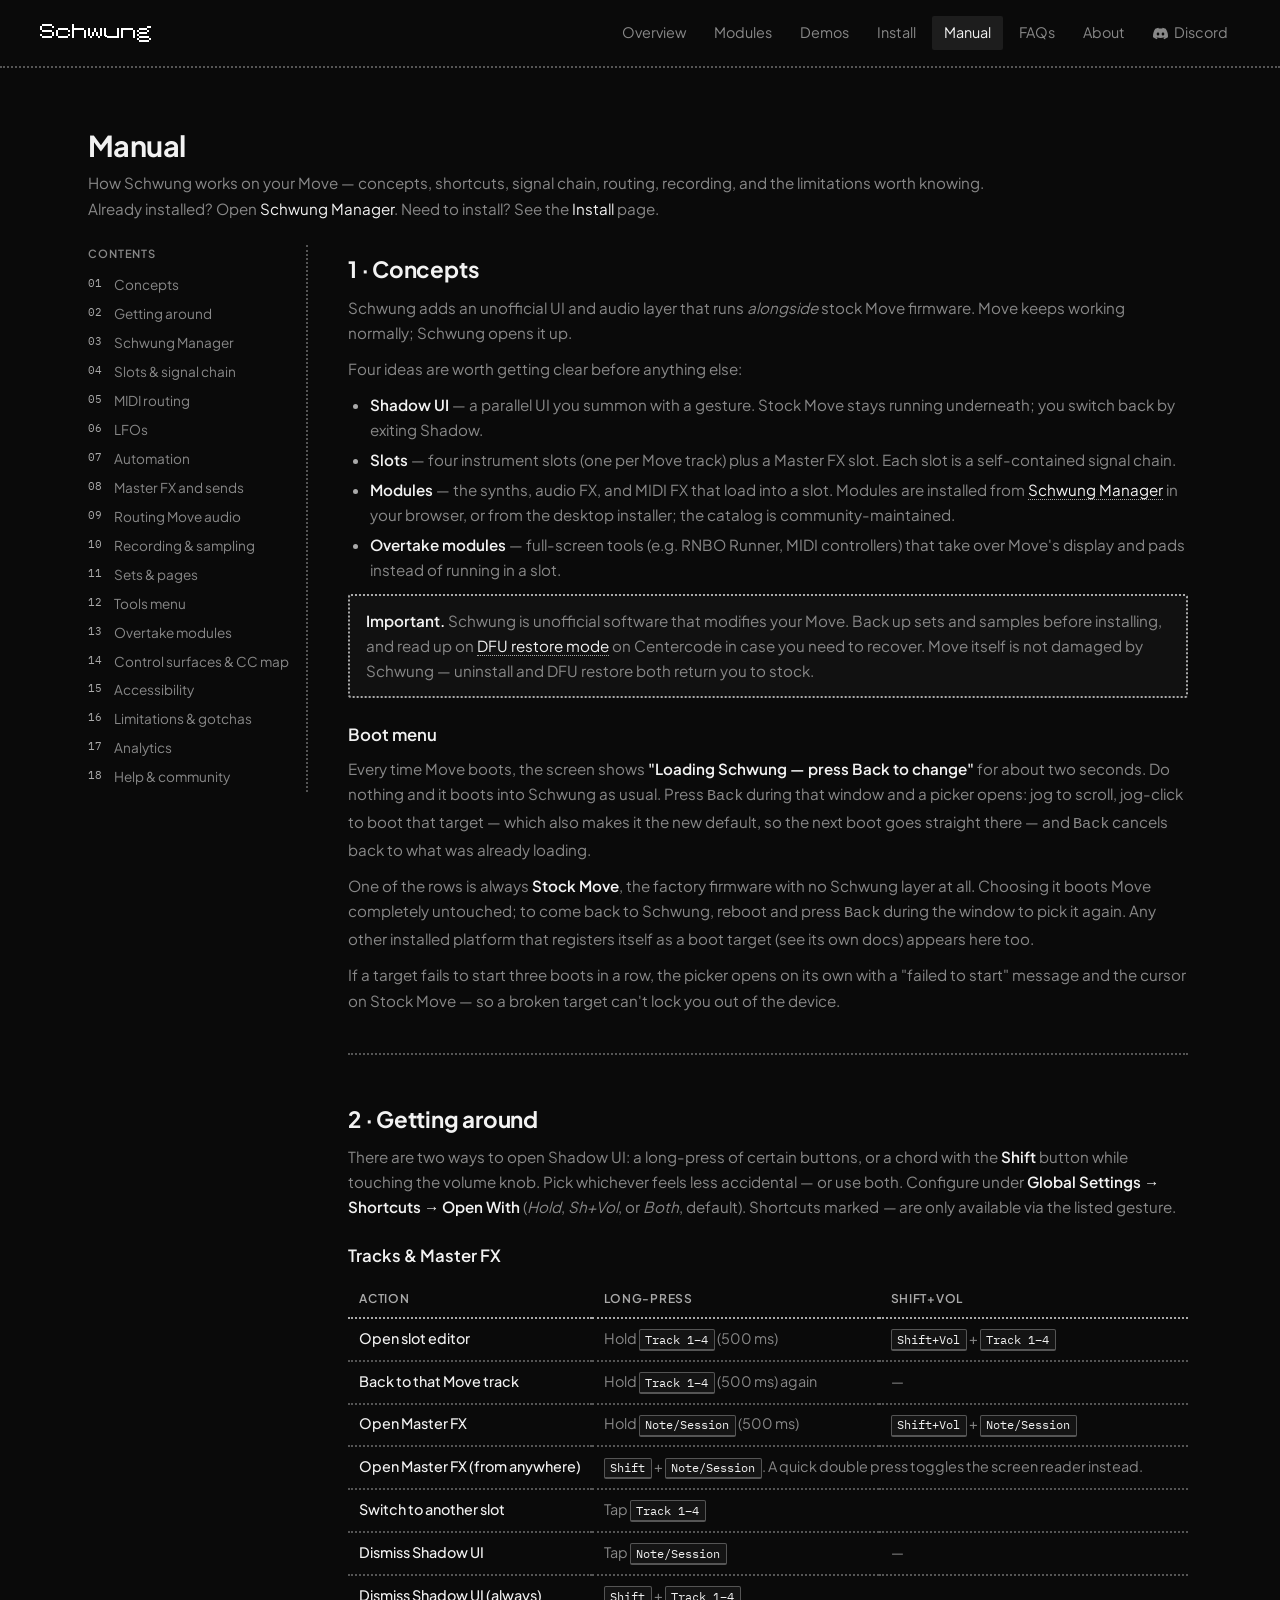
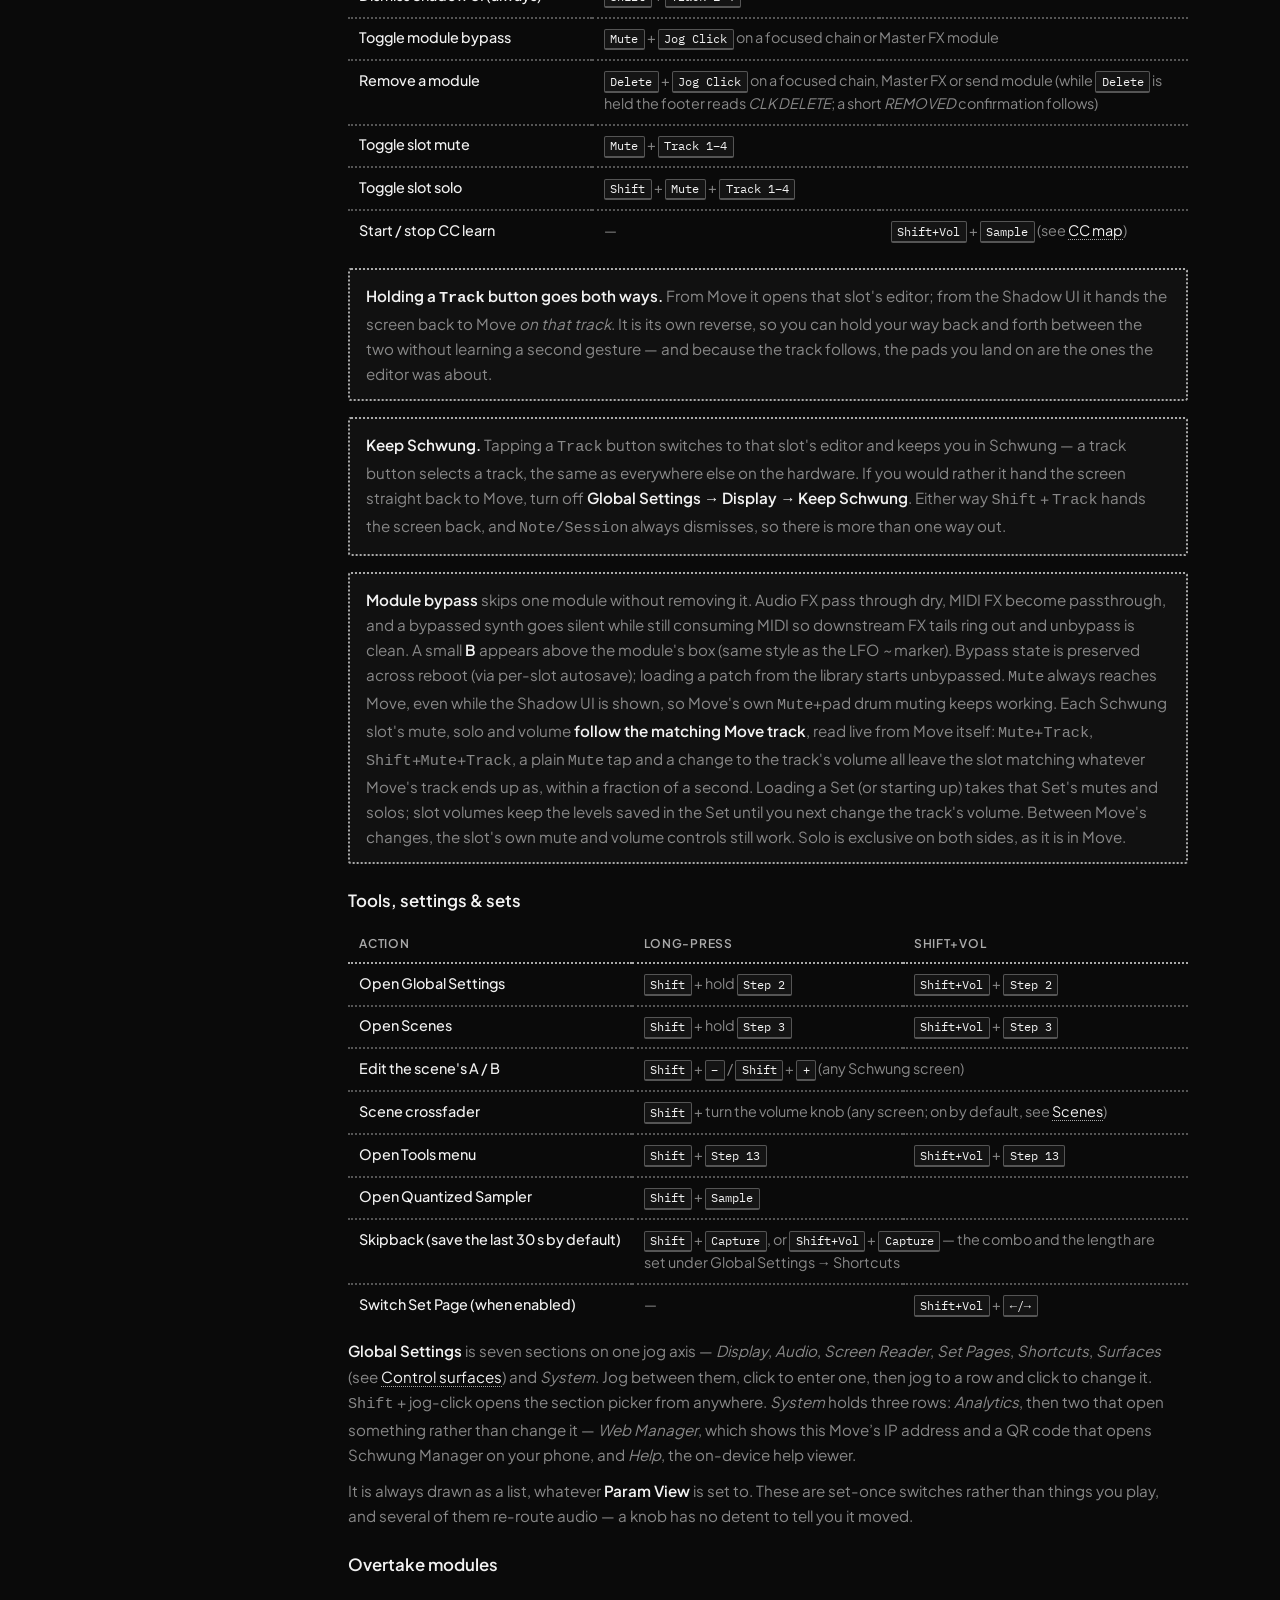
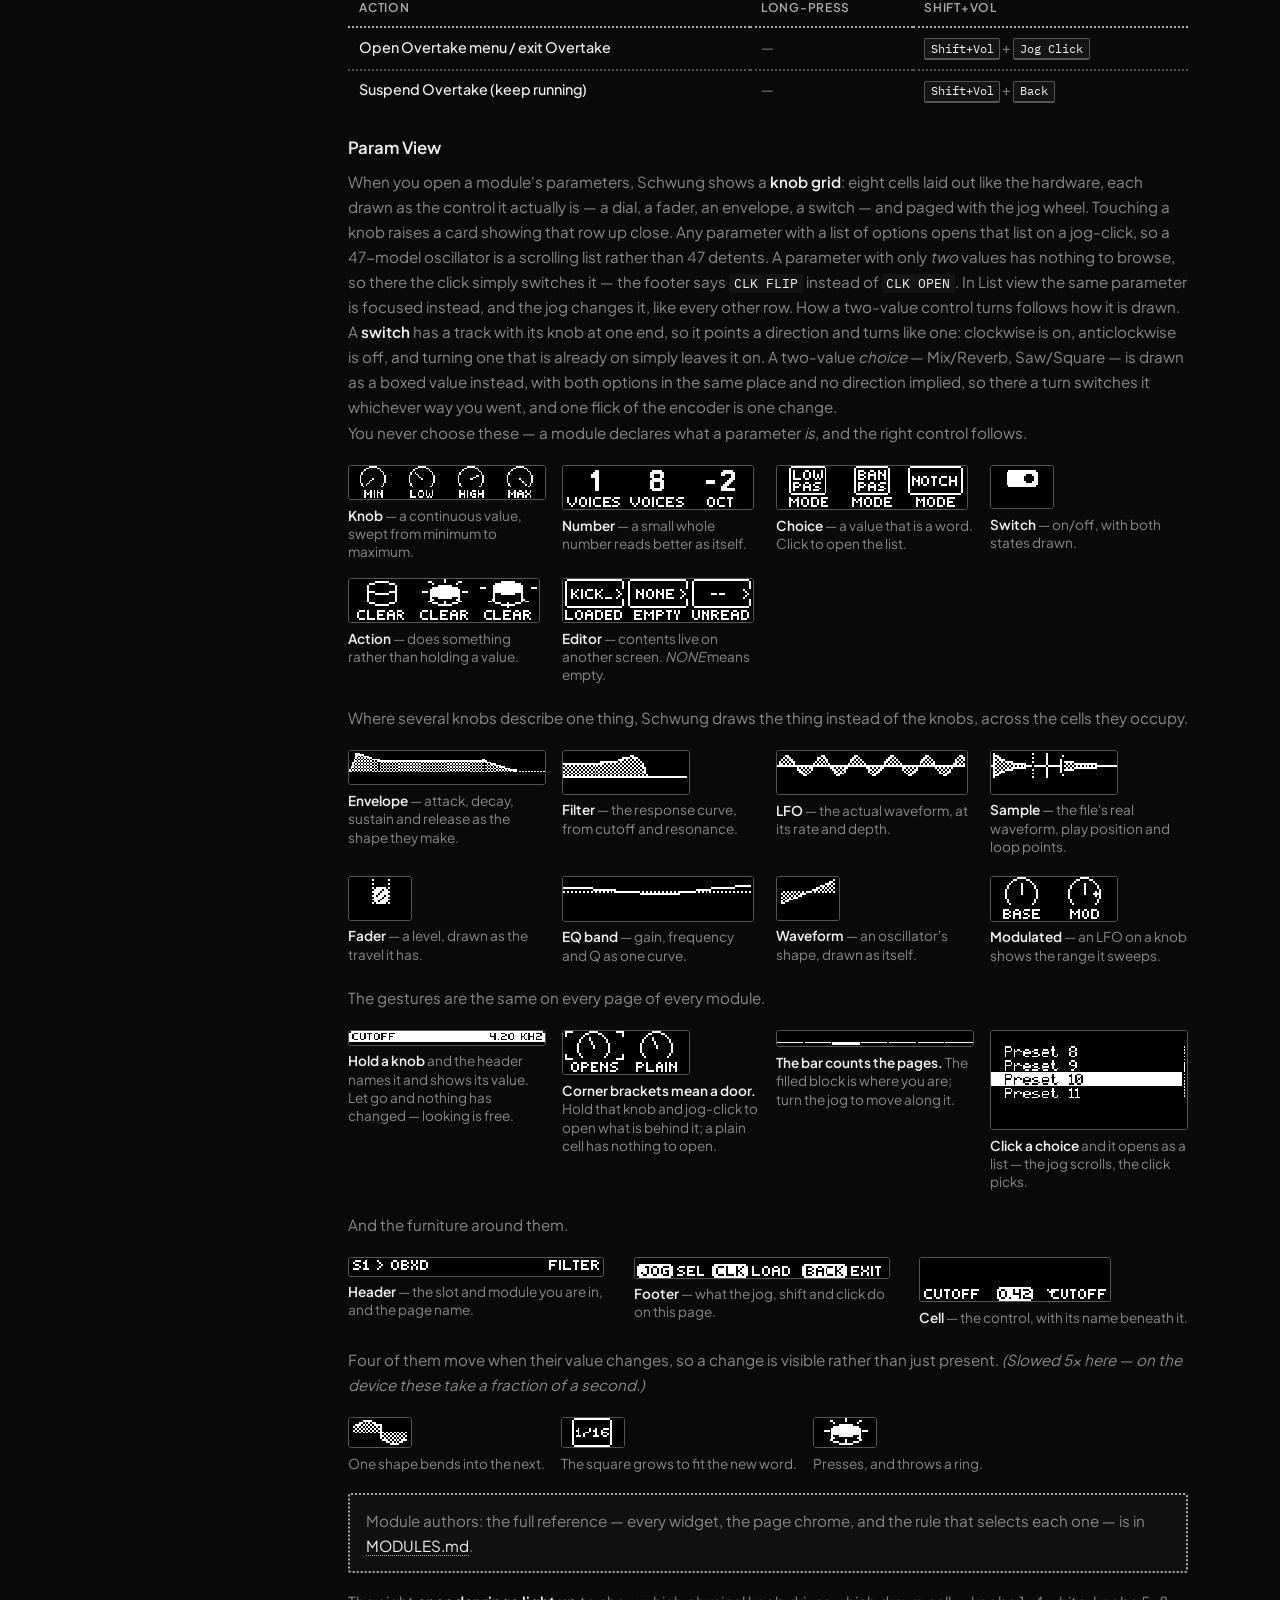
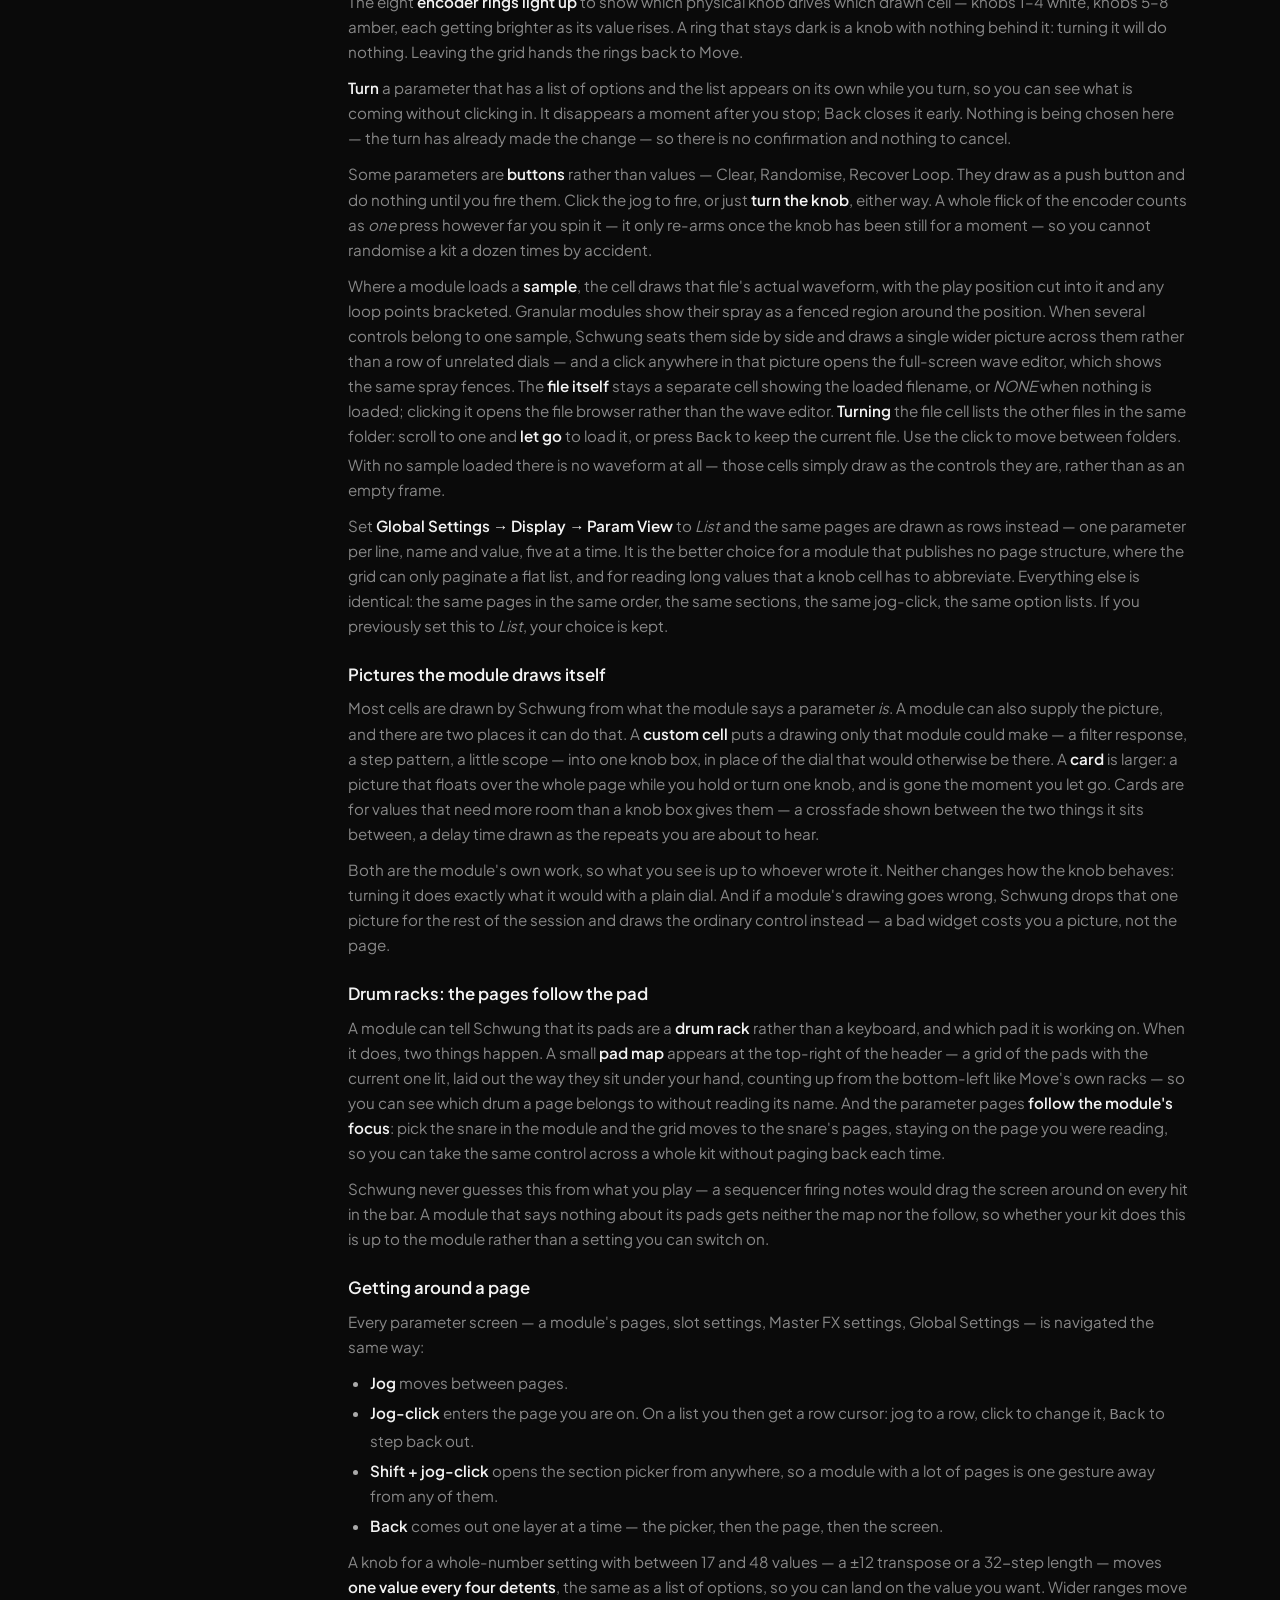
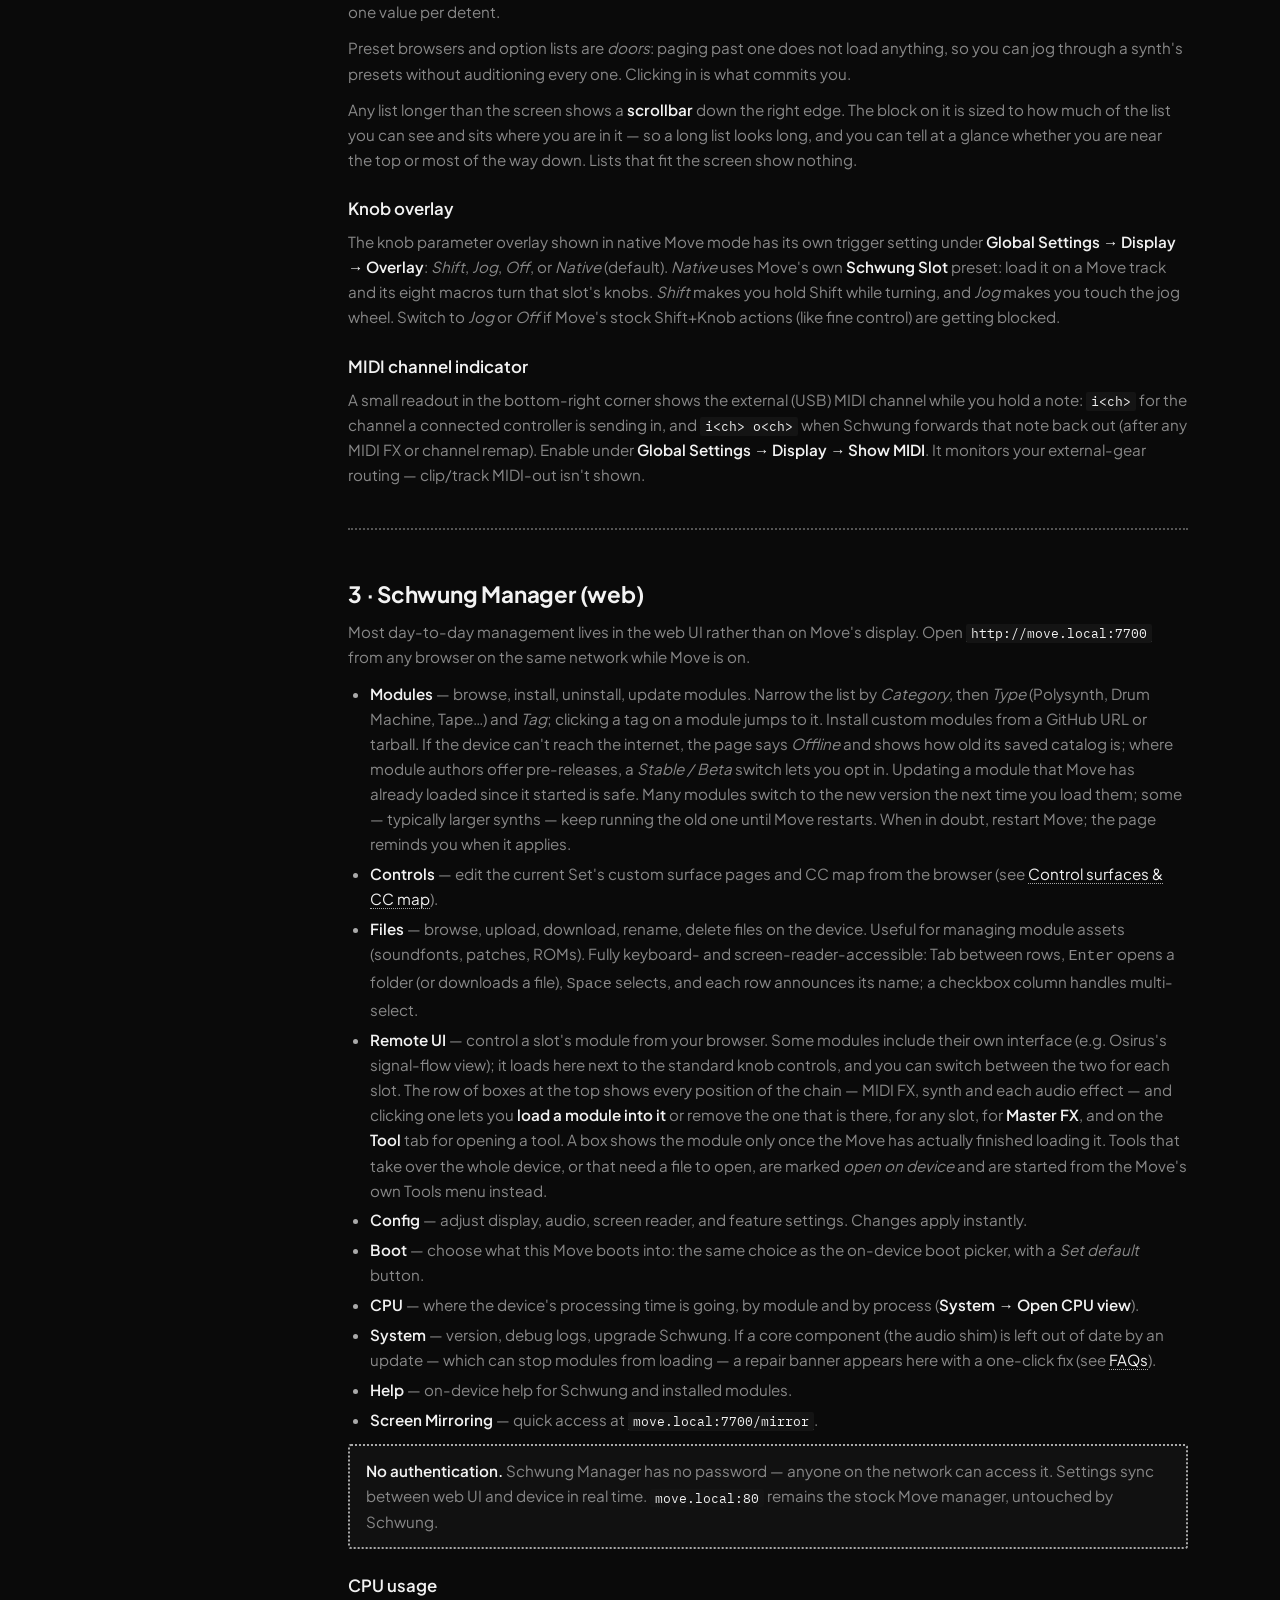
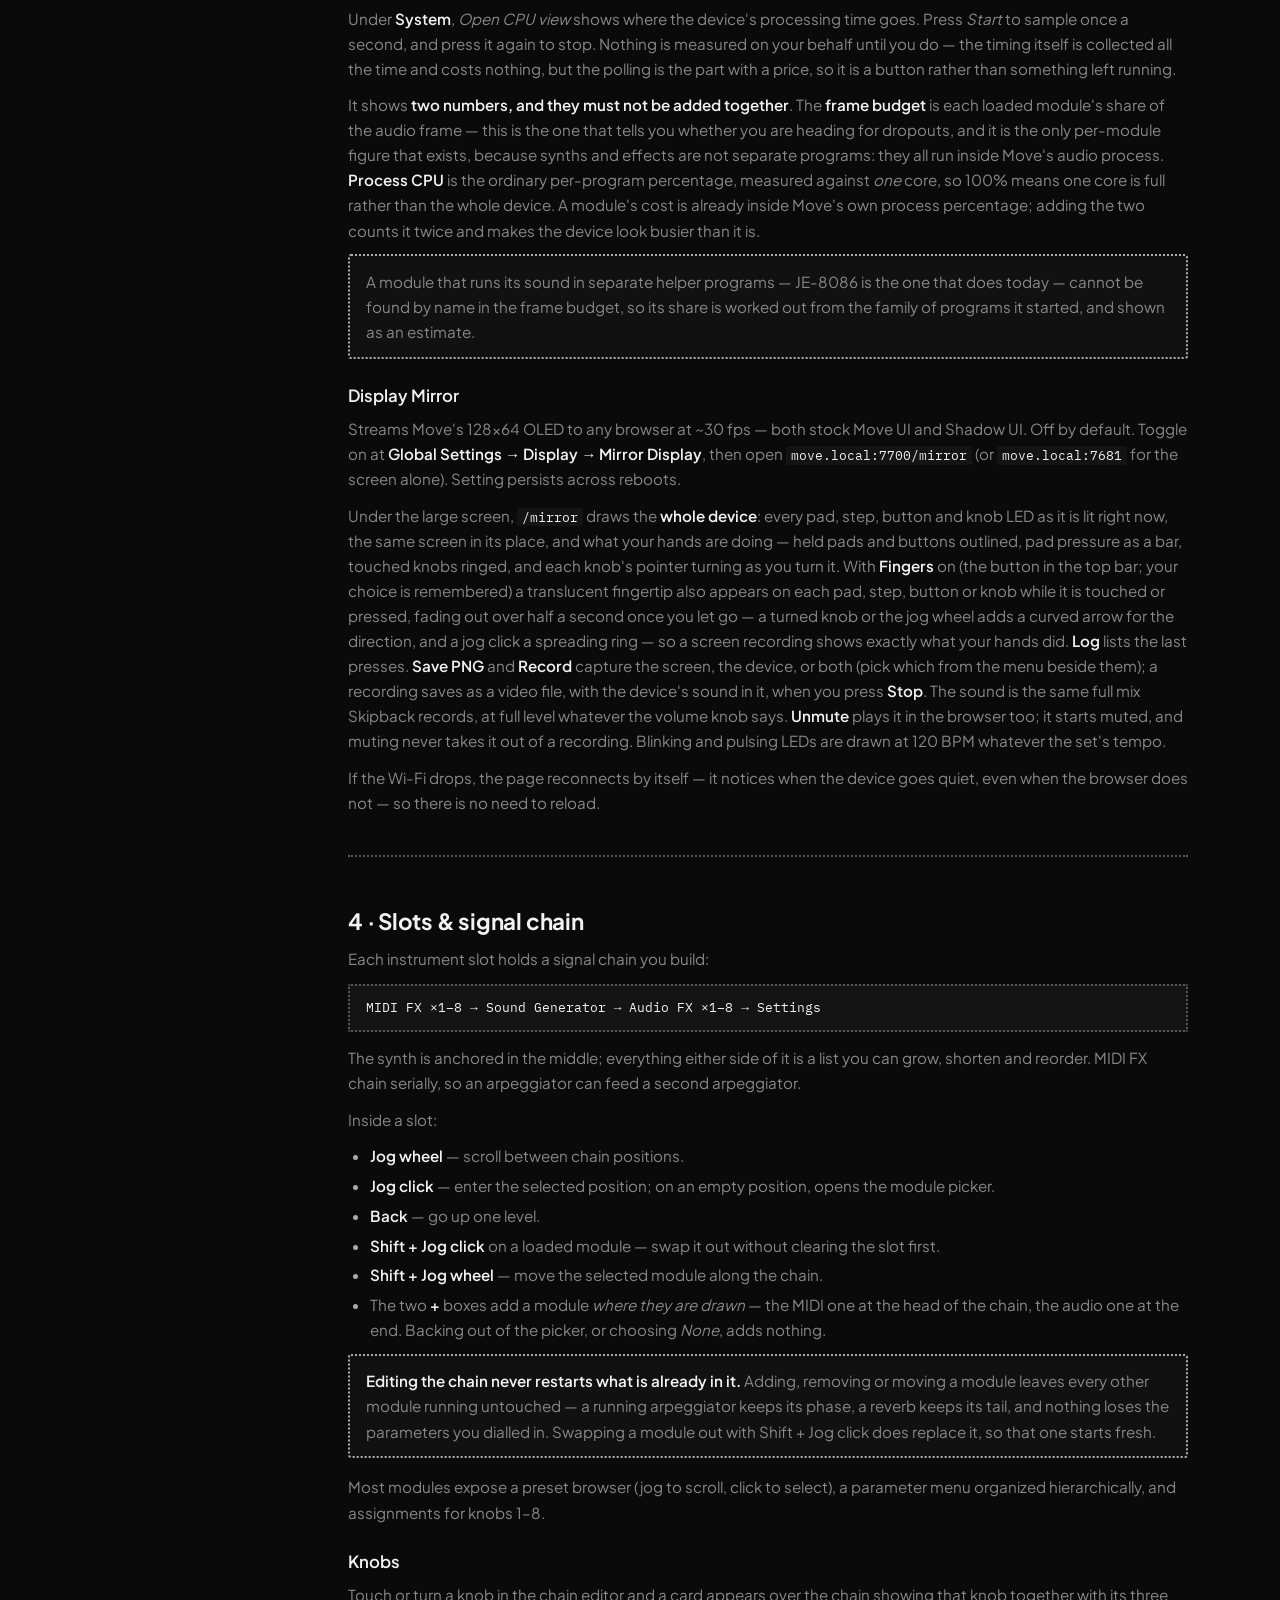
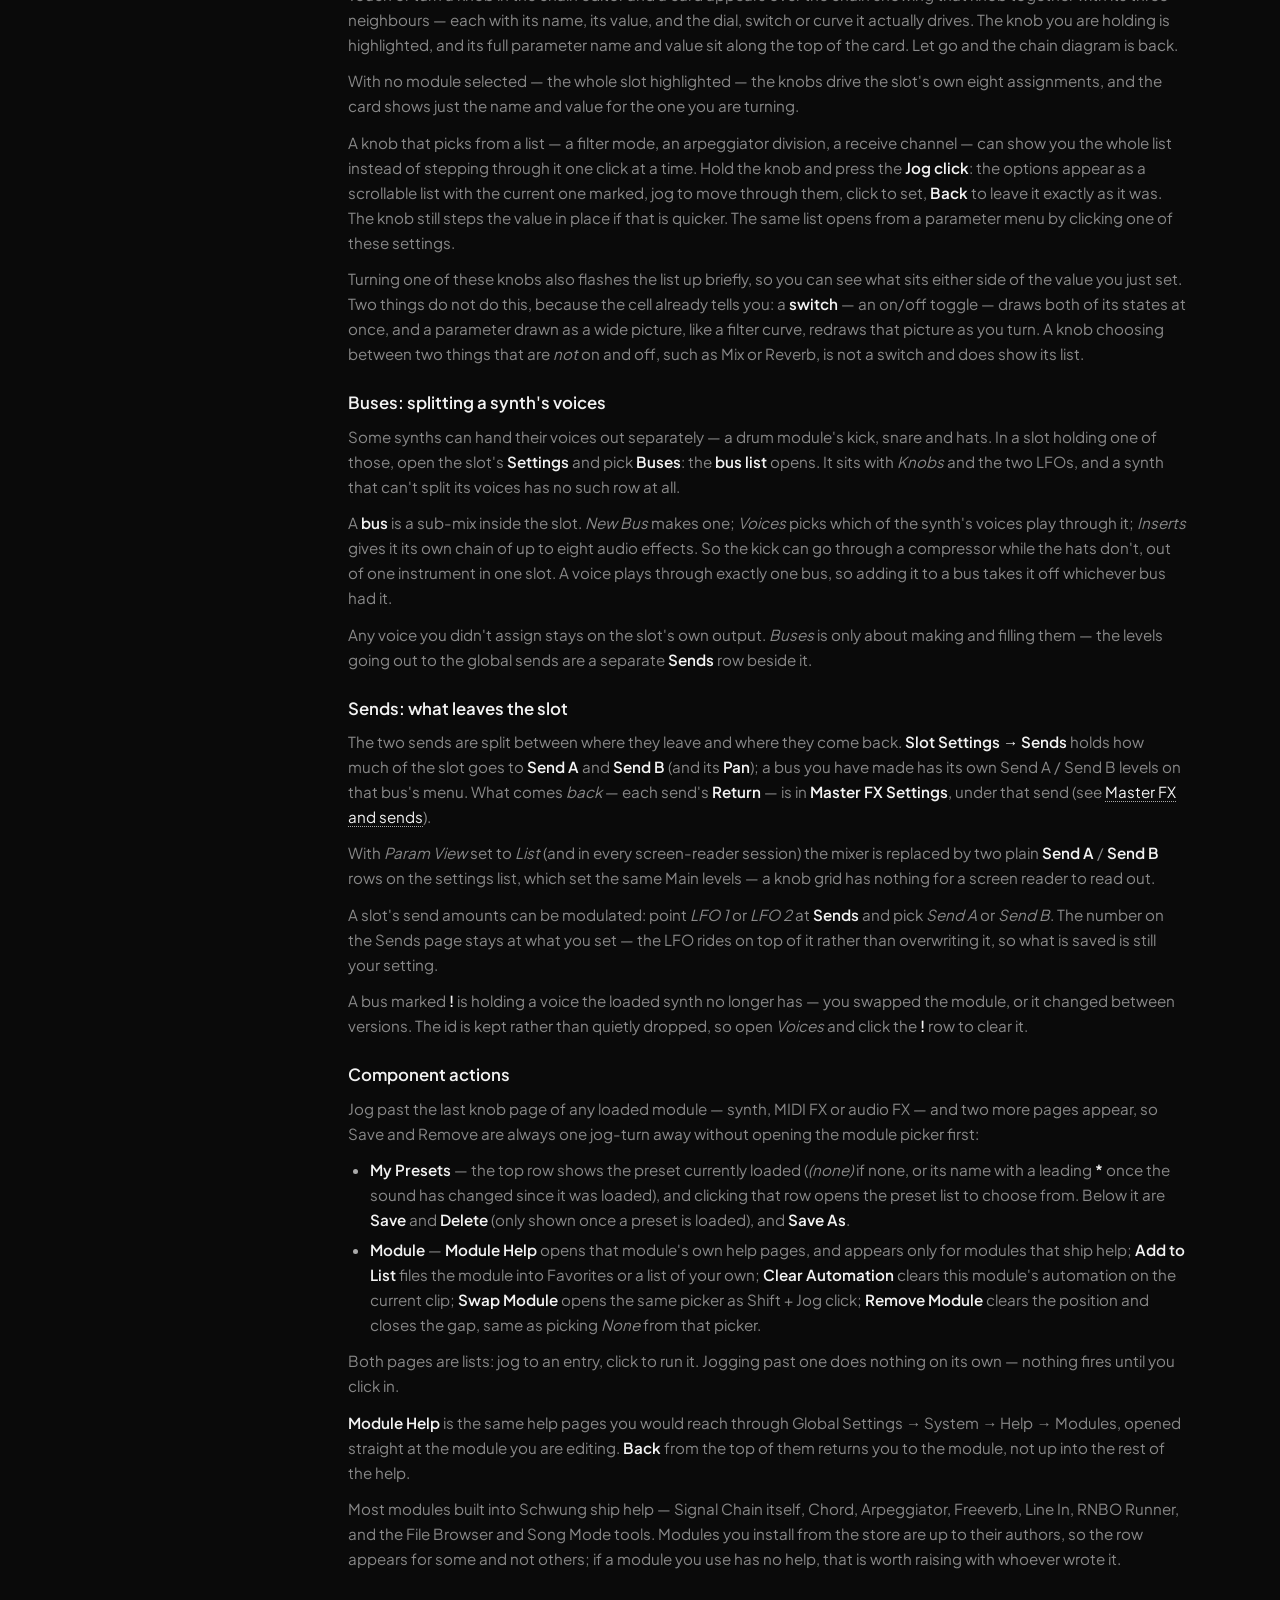
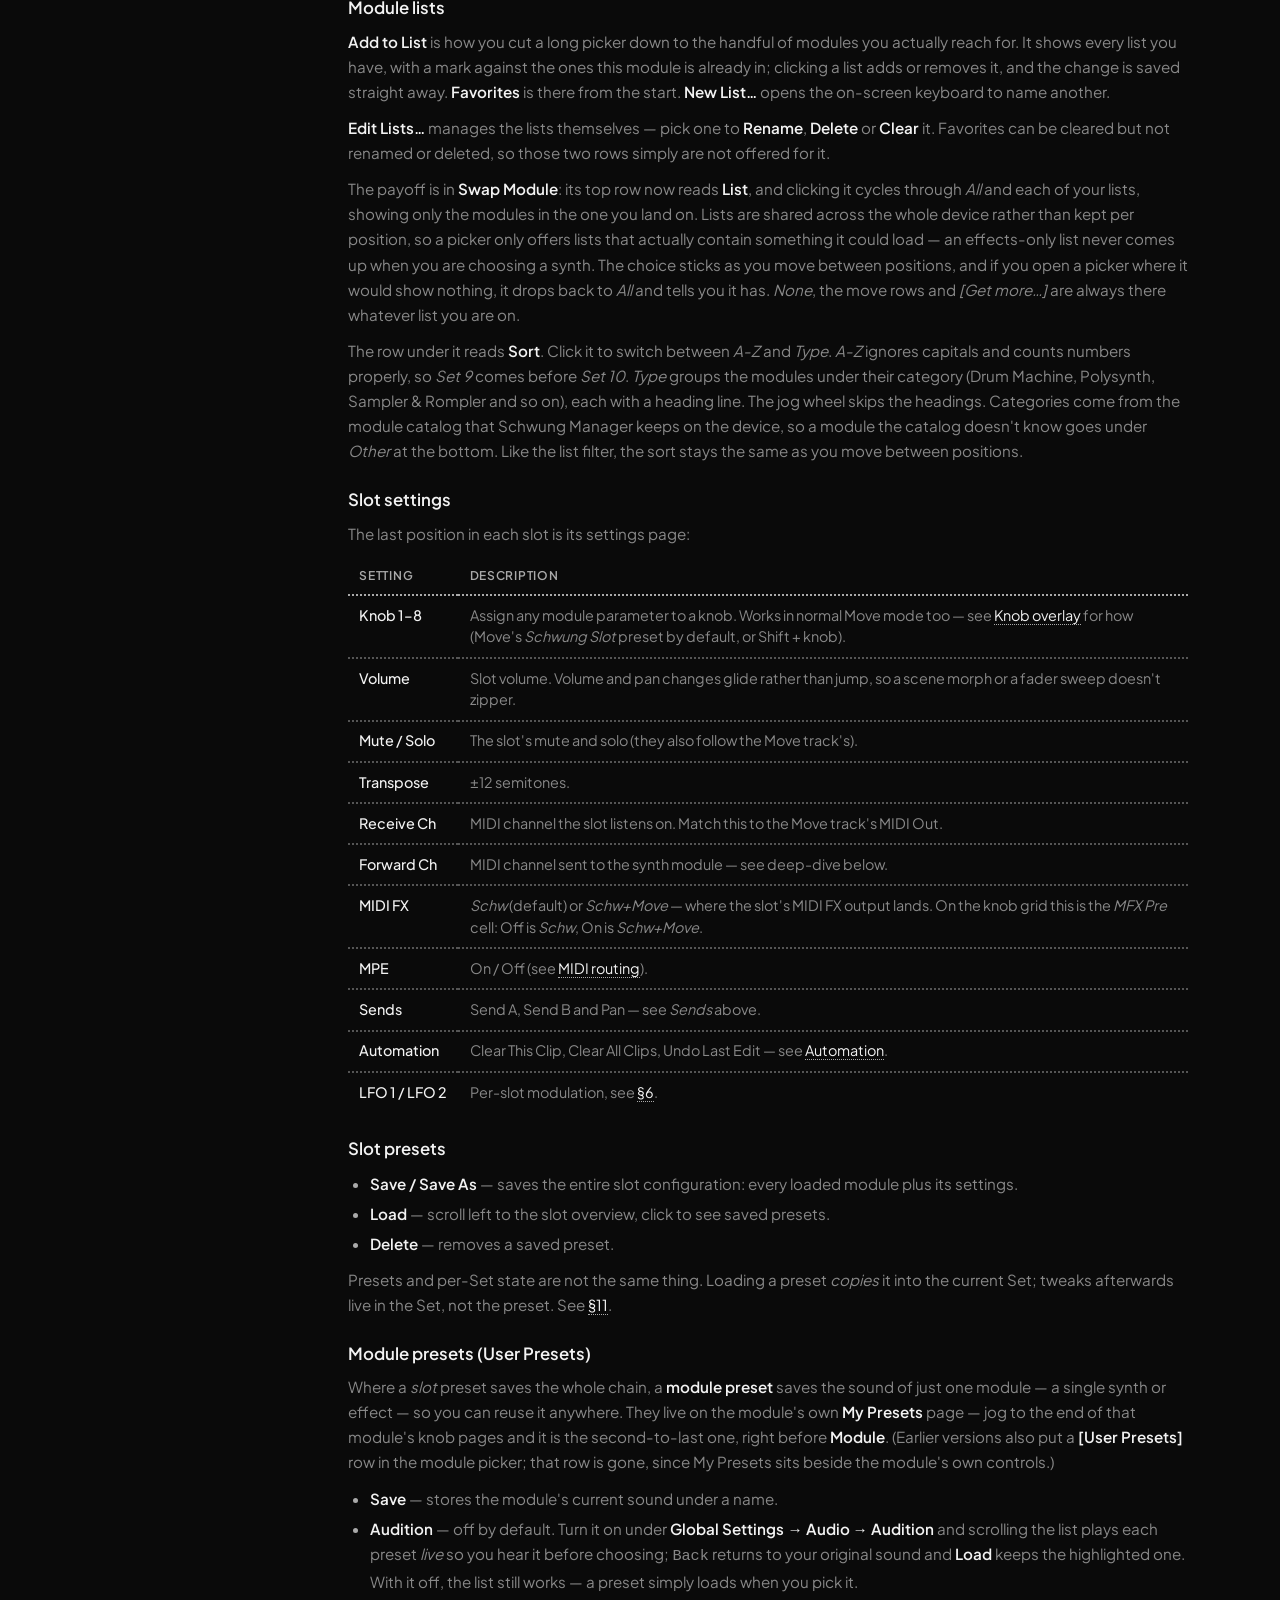
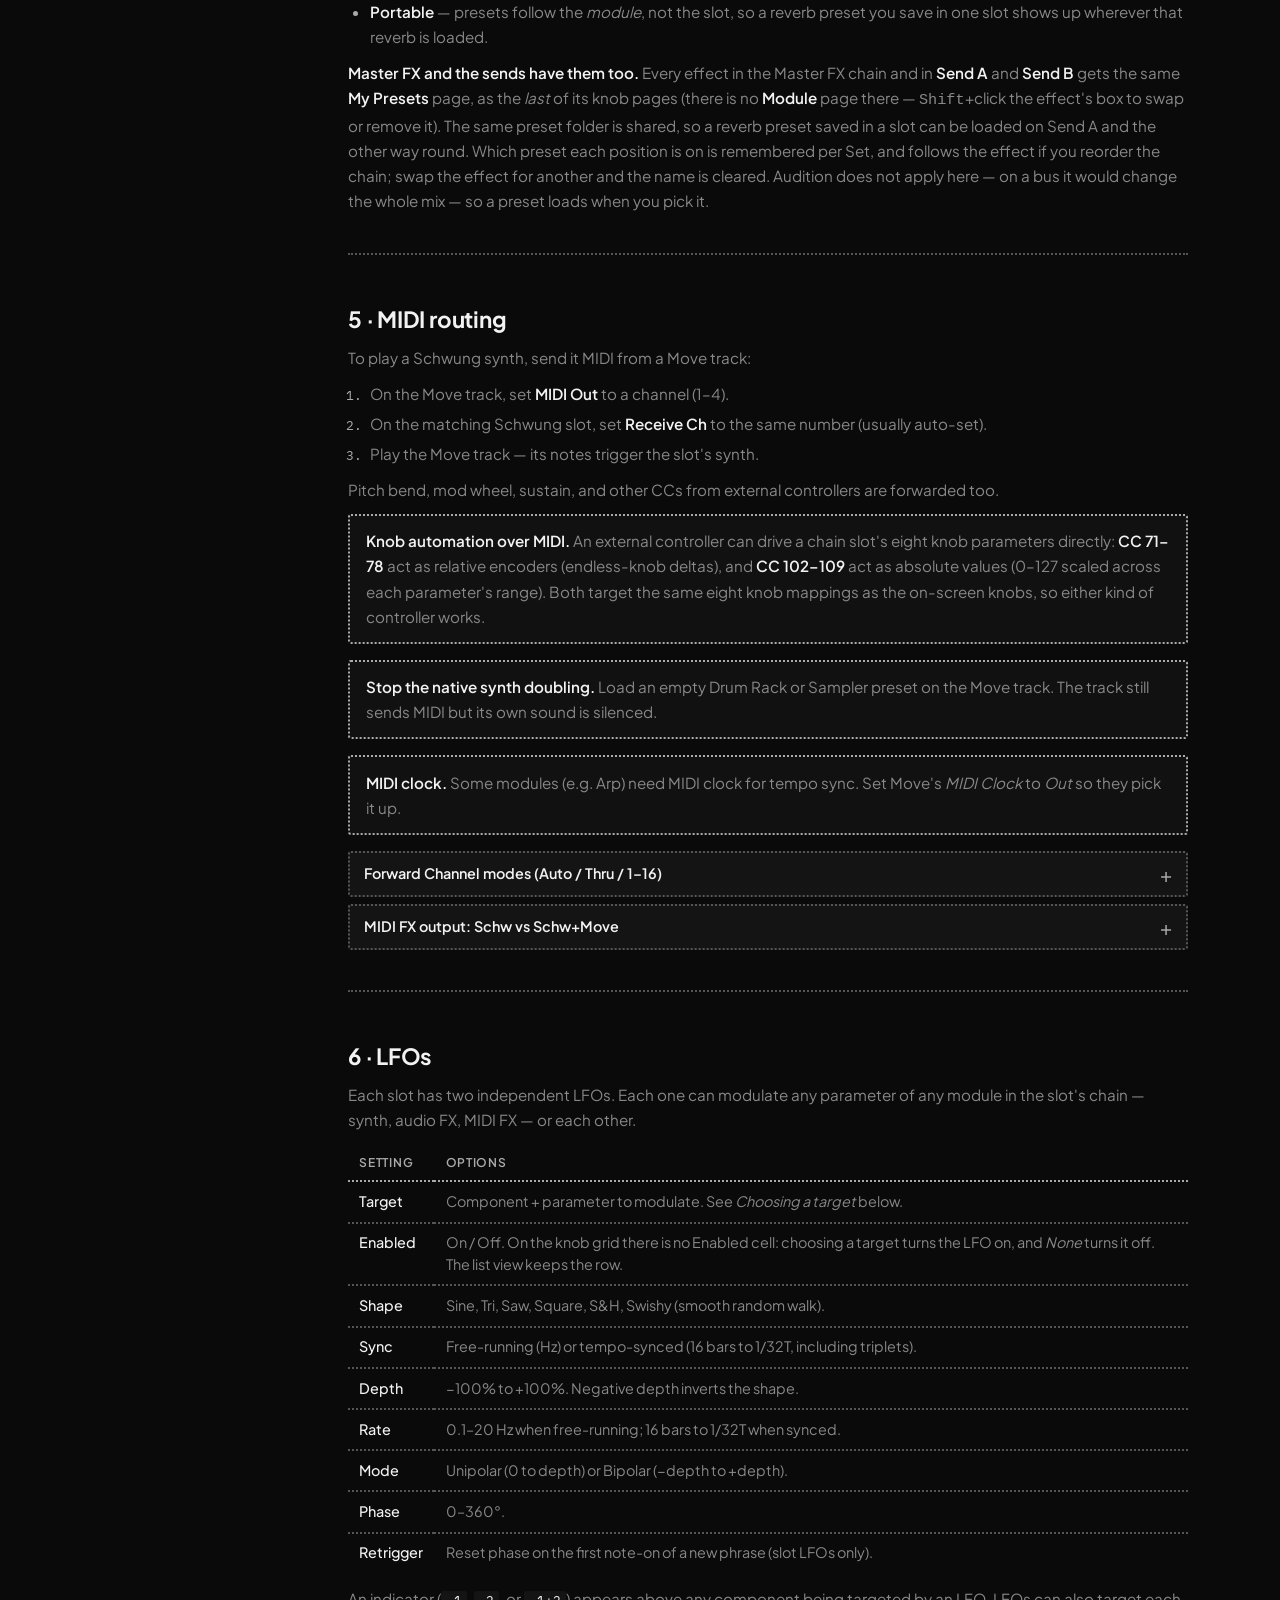
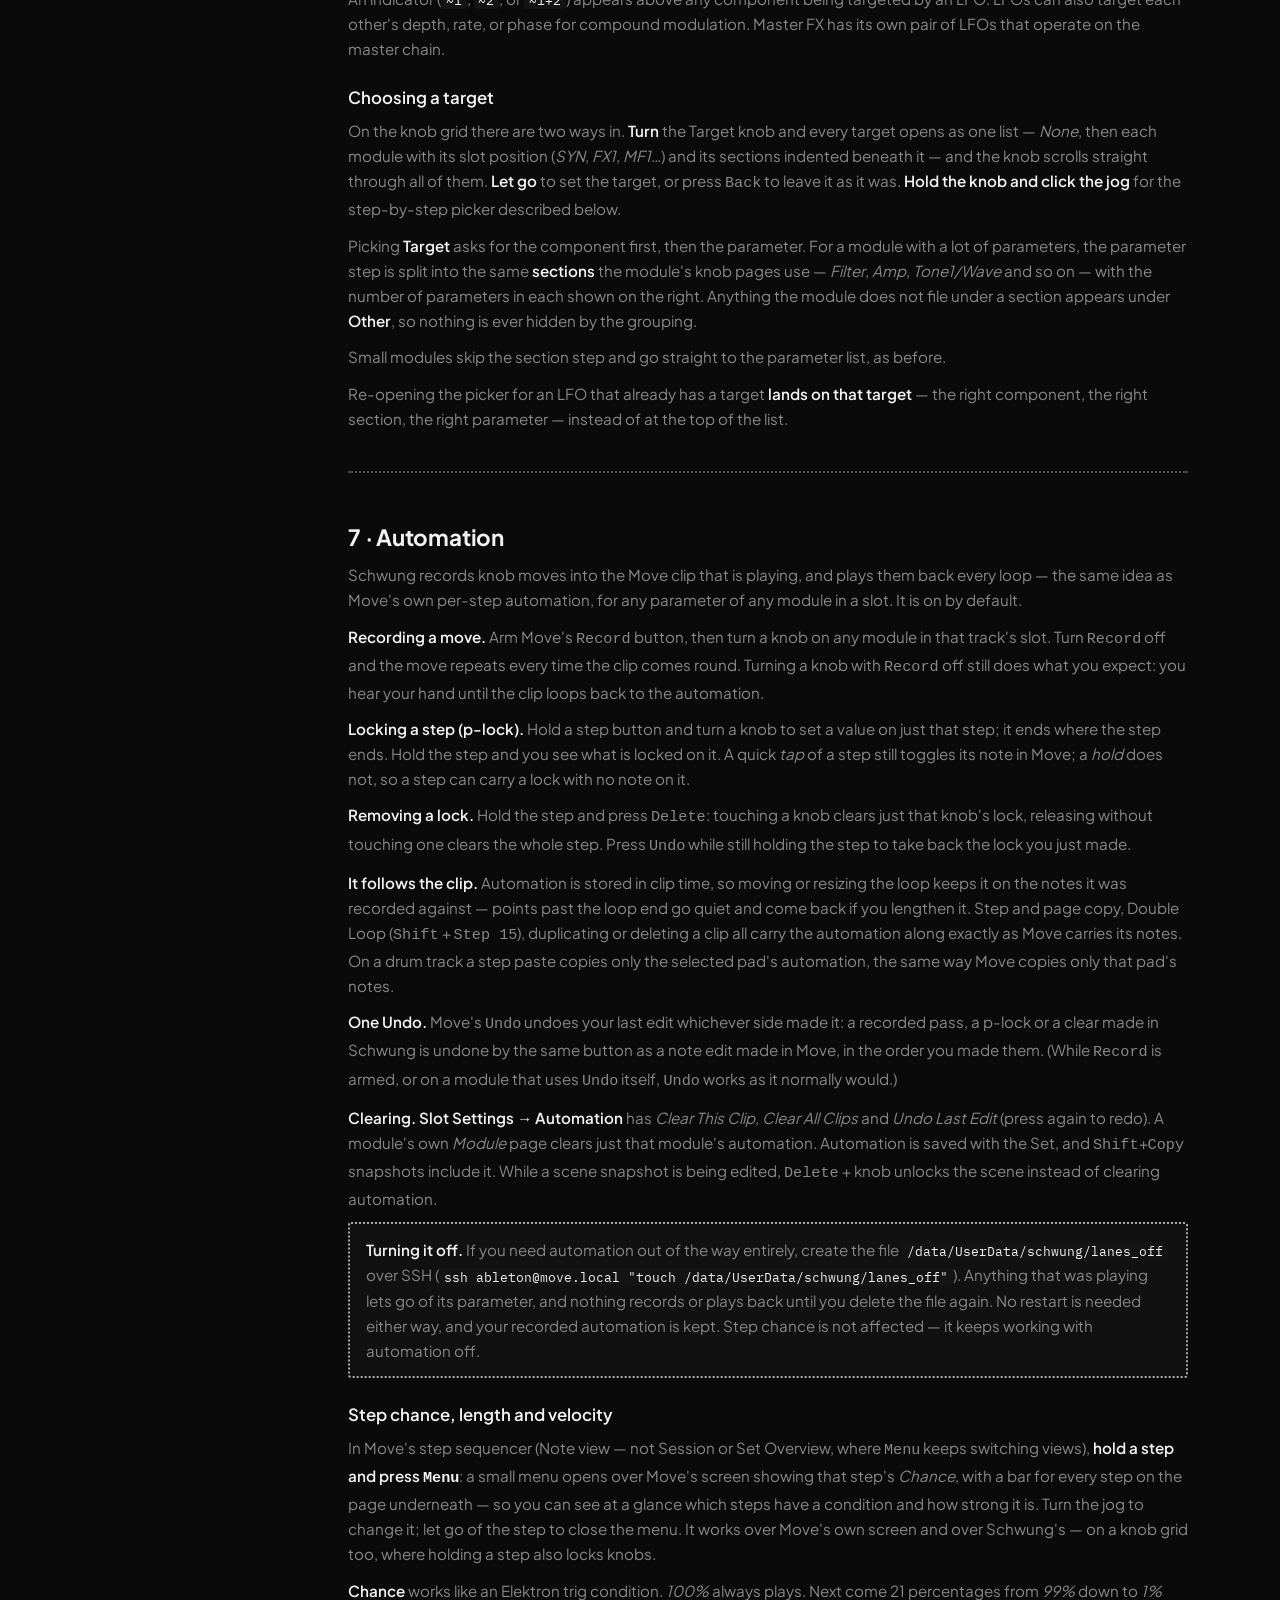
<file: manual.html>
<!DOCTYPE html>
<html lang="en">
<head>
    <meta charset="UTF-8">
    <meta name="viewport" content="width=device-width, initial-scale=1.0">
    <title>Manual · Schwung</title>
    <meta name="description" content="How Schwung works on your Move — concepts, shortcuts, signal chain, routing, recording, and the limitations worth knowing.">
    <link rel="stylesheet" href="style.css">
</head>
<body class="page-manual">
    <a href="#main" class="skip-link">Skip to main content</a>
    <header class="site-nav">
        <div class="nav-inner">
            <a class="nav-brand" href="index.html" aria-label="Schwung home">
                <img src="images/schwung-logo-wordmark.png" alt="Schwung" class="brand-logo">
            </a>
            <nav class="nav-links" aria-label="Primary">
                <a class="nav-link" href="index.html">Overview</a>
                <a class="nav-link" href="catalog.html">Modules</a>
                <a class="nav-link" href="demos.html">Demos</a>
                <a class="nav-link" href="install.html">Install</a>
                <a class="nav-link active" href="manual.html" aria-current="page">Manual</a>
                <a class="nav-link" href="faqs.html">FAQs</a>
                <a class="nav-link" href="about.html">About</a>
                <a class="nav-link nav-discord" href="https://discord.gg/GHWaZCC9bQ" target="_blank" rel="noopener">
                    <svg viewBox="0 0 127.14 96.36" aria-hidden="true" focusable="false"><path fill="currentColor" d="M107.7 8.07A105.15 105.15 0 0 0 81.47 0a72.06 72.06 0 0 0-3.36 6.83 97.68 97.68 0 0 0-29.11 0A72.37 72.37 0 0 0 45.64 0a105.89 105.89 0 0 0-26.25 8.09C2.79 32.65-1.71 56.6.54 80.21a105.73 105.73 0 0 0 32.17 16.15 77.7 77.7 0 0 0 6.89-11.11 68.42 68.42 0 0 1-10.85-5.18c.91-.66 1.8-1.34 2.66-2a75.57 75.57 0 0 0 64.32 0c.87.71 1.76 1.39 2.66 2a68.68 68.68 0 0 1-10.87 5.19 77 77 0 0 0 6.89 11.1 105.25 105.25 0 0 0 32.19-16.14c2.64-27.38-4.51-51.11-18.9-72.15ZM42.45 65.69C36.18 65.69 31 60 31 53s5-12.74 11.43-12.74S54 46 53.89 53s-5.05 12.69-11.44 12.69Zm42.24 0C78.41 65.69 73.25 60 73.25 53s5-12.74 11.44-12.74S96.23 46 96.12 53s-5.04 12.69-11.43 12.69Z"/></svg>
                    Discord
                </a>
            </nav>
        </div>
    </header>

    <main id="main">
        <div class="page-heading" style="max-width: 1200px; margin: 2rem auto 0; padding: 0 1.5rem;">
            <h1>Manual</h1>
            <p class="subtitle">How Schwung works on your Move — concepts, shortcuts, signal chain, routing, recording, and the limitations worth knowing.</p>
            <p class="subtitle">Already installed? Open <a href="http://move.local:7700" target="_blank" rel="noopener">Schwung Manager</a>. Need to install? See the <a href="install.html">Install</a> page.</p>
        </div>

        <div class="manual-shell">
            <aside class="manual-toc" aria-label="Manual contents">
                <h2>Contents</h2>
                <ol>
                    <li><a href="#concepts">Concepts</a></li>
                    <li><a href="#getting-around">Getting around</a></li>
                    <li><a href="#manager">Schwung Manager</a></li>
                    <li><a href="#slots">Slots &amp; signal chain</a></li>
                    <li><a href="#midi-routing">MIDI routing</a></li>
                    <li><a href="#lfos">LFOs</a></li>
                    <li><a href="#automation">Automation</a></li>
                    <li><a href="#master-fx">Master FX and sends</a></li>
                    <li><a href="#link-audio">Routing Move audio</a></li>
                    <li><a href="#recording">Recording &amp; sampling</a></li>
                    <li><a href="#sets">Sets &amp; pages</a></li>
                    <li><a href="#tools">Tools menu</a></li>
                    <li><a href="#overtake">Overtake modules</a></li>
                    <li><a href="#surfaces">Control surfaces &amp; CC map</a></li>
                    <li><a href="#accessibility">Accessibility</a></li>
                    <li><a href="#limitations">Limitations &amp; gotchas</a></li>
                    <li><a href="#analytics">Analytics</a></li>
                    <li><a href="#help">Help &amp; community</a></li>
                </ol>
            </aside>

            <div class="manual-content">

                <section class="manual-section" id="concepts">
                    <h2>1 · Concepts</h2>
                    <p>Schwung adds an unofficial UI and audio layer that runs <em>alongside</em> stock Move firmware. Move keeps working normally; Schwung opens it up.</p>
                    <p>Four ideas are worth getting clear before anything else:</p>
                    <ul>
                        <li><strong>Shadow UI</strong> — a parallel UI you summon with a gesture. Stock Move stays running underneath; you switch back by exiting Shadow.</li>
                        <li><strong>Slots</strong> — four instrument slots (one per Move track) plus a Master FX slot. Each slot is a self-contained signal chain.</li>
                        <li><strong>Modules</strong> — the synths, audio FX, and MIDI FX that load into a slot. Modules are installed from <a href="http://move.local:7700" target="_blank" rel="noopener">Schwung Manager</a> in your browser, or from the desktop installer; the catalog is community-maintained.</li>
                        <li><strong>Overtake modules</strong> — full-screen tools (e.g. RNBO Runner, MIDI controllers) that take over Move's display and pads instead of running in a slot.</li>
                    </ul>
                    <p class="note"><strong>Important.</strong> Schwung is unofficial software that modifies your Move. Back up sets and samples before installing, and read up on <a href="https://ableton.centercode.com/" target="_blank" rel="noopener">DFU restore mode</a> on Centercode in case you need to recover. Move itself is not damaged by Schwung — uninstall and DFU restore both return you to stock.</p>

                    <h3>Boot menu</h3>
                    <p>Every time Move boots, the screen shows <strong>"Loading Schwung — press Back to change"</strong> for about two seconds. Do nothing and it boots into Schwung as usual. Press <kbd>Back</kbd> during that window and a picker opens: jog to scroll, jog-click to boot that target — which also makes it the new default, so the next boot goes straight there — and <kbd>Back</kbd> cancels back to what was already loading.</p>
                    <p>One of the rows is always <strong>Stock Move</strong>, the factory firmware with no Schwung layer at all. Choosing it boots Move completely untouched; to come back to Schwung, reboot and press <kbd>Back</kbd> during the window to pick it again. Any other installed platform that registers itself as a boot target (see its own docs) appears here too.</p>
                    <p>If a target fails to start three boots in a row, the picker opens on its own with a "failed to start" message and the cursor on Stock Move — so a broken target can't lock you out of the device.</p>
                </section>

                <section class="manual-section" id="getting-around">
                    <h2>2 · Getting around</h2>
                    <p>There are two ways to open Shadow UI: a long-press of certain buttons, or a chord with the <strong>Shift</strong> button while touching the volume knob. Pick whichever feels less accidental — or use both. Configure under <strong>Global Settings → Shortcuts → Open With</strong> (<em>Hold</em>, <em>Sh+Vol</em>, or <em>Both</em>, default). Shortcuts marked <em>—</em> are only available via the listed gesture.</p>

                    <h3>Tracks &amp; Master FX</h3>
                    <table class="shortcut-table">
                        <thead><tr><th>Action</th><th>Long-press</th><th>Shift+Vol</th></tr></thead>
                        <tbody>
                            <tr><td>Open slot editor</td><td>Hold <kbd>Track 1–4</kbd> (500 ms)</td><td><kbd>Shift+Vol</kbd> + <kbd>Track 1–4</kbd></td></tr>
                            <tr><td>Back to that Move track</td><td>Hold <kbd>Track 1–4</kbd> (500 ms) again</td><td>—</td></tr>
                            <tr><td>Open Master FX</td><td>Hold <kbd>Note/Session</kbd> (500 ms)</td><td><kbd>Shift+Vol</kbd> + <kbd>Note/Session</kbd></td></tr>
                            <tr><td>Open Master FX (from anywhere)</td><td colspan="2"><kbd>Shift</kbd> + <kbd>Note/Session</kbd>. A quick double press toggles the screen reader instead.</td></tr>
                            <tr><td>Switch to another slot</td><td colspan="2">Tap <kbd>Track 1–4</kbd></td></tr>
                            <tr><td>Dismiss Shadow UI</td><td>Tap <kbd>Note/Session</kbd></td><td>—</td></tr>
                            <tr><td>Dismiss Shadow UI (always)</td><td colspan="2"><kbd>Shift</kbd> + <kbd>Track 1–4</kbd></td></tr>
                            <tr><td>Toggle module bypass</td><td colspan="2"><kbd>Mute</kbd> + <kbd>Jog Click</kbd> on a focused chain or Master FX module</td></tr>
                            <tr><td>Remove a module</td><td colspan="2"><kbd>Delete</kbd> + <kbd>Jog Click</kbd> on a focused chain, Master FX or send module (while <kbd>Delete</kbd> is held the footer reads <em>CLK DELETE</em>; a short <em>REMOVED</em> confirmation follows)</td></tr>
                            <tr><td>Toggle slot mute</td><td colspan="2"><kbd>Mute</kbd> + <kbd>Track 1–4</kbd></td></tr>
                            <tr><td>Toggle slot solo</td><td colspan="2"><kbd>Shift</kbd> + <kbd>Mute</kbd> + <kbd>Track 1–4</kbd></td></tr>
                            <tr><td>Start / stop CC learn</td><td>—</td><td><kbd>Shift+Vol</kbd> + <kbd>Sample</kbd> (see <a href="#surfaces">CC map</a>)</td></tr>
                        </tbody>
                    </table>
                    <p class="note"><strong>Holding a <kbd>Track</kbd> button goes both ways.</strong> From Move it opens that slot's editor; from the Shadow UI it hands the screen back to Move <em>on that track</em>. It is its own reverse, so you can hold your way back and forth between the two without learning a second gesture — and because the track follows, the pads you land on are the ones the editor was about.</p>

                    <p class="note"><strong>Keep Schwung.</strong> Tapping a <kbd>Track</kbd> button switches to that slot's editor and keeps you in Schwung — a track button selects a track, the same as everywhere else on the hardware. If you would rather it hand the screen straight back to Move, turn off <strong>Global Settings → Display → Keep Schwung</strong>. Either way <kbd>Shift</kbd> + <kbd>Track</kbd> hands the screen back, and <kbd>Note/Session</kbd> always dismisses, so there is more than one way out.</p>

                    <p class="note"><strong>Module bypass</strong> skips one module without removing it. Audio FX pass through dry, MIDI FX become passthrough, and a bypassed synth goes silent while still consuming MIDI so downstream FX tails ring out and unbypass is clean. A small <strong>B</strong> appears above the module's box (same style as the LFO <em>~</em> marker). Bypass state is preserved across reboot (via per-slot autosave); loading a patch from the library starts unbypassed. <kbd>Mute</kbd> always reaches Move, even while the Shadow UI is shown, so Move's own <kbd>Mute</kbd>+pad drum muting keeps working. Each Schwung slot's mute, solo and volume <strong>follow the matching Move track</strong>, read live from Move itself: <kbd>Mute</kbd>+<kbd>Track</kbd>, <kbd>Shift</kbd>+<kbd>Mute</kbd>+<kbd>Track</kbd>, a plain <kbd>Mute</kbd> tap and a change to the track's volume all leave the slot matching whatever Move's track ends up as, within a fraction of a second. Loading a Set (or starting up) takes that Set's mutes and solos; slot volumes keep the levels saved in the Set until you next change the track's volume. Between Move's changes, the slot's own mute and volume controls still work. Solo is exclusive on both sides, as it is in Move.</p>

                    <h3>Tools, settings &amp; sets</h3>
                    <table class="shortcut-table">
                        <thead><tr><th>Action</th><th>Long-press</th><th>Shift+Vol</th></tr></thead>
                        <tbody>
                            <tr><td>Open Global Settings</td><td><kbd>Shift</kbd> + hold <kbd>Step 2</kbd></td><td><kbd>Shift+Vol</kbd> + <kbd>Step 2</kbd></td></tr>
                            <tr><td>Open Scenes</td><td><kbd>Shift</kbd> + hold <kbd>Step 3</kbd></td><td><kbd>Shift+Vol</kbd> + <kbd>Step 3</kbd></td></tr>
                            <tr><td>Edit the scene's A / B</td><td colspan="2"><kbd>Shift</kbd> + <kbd>&minus;</kbd> / <kbd>Shift</kbd> + <kbd>+</kbd> (any Schwung screen)</td></tr>
                            <tr><td>Scene crossfader</td><td colspan="2"><kbd>Shift</kbd> + turn the volume knob (any screen; on by default, see <a href="#scenes">Scenes</a>)</td></tr>
                            <tr><td>Open Tools menu</td><td><kbd>Shift</kbd> + <kbd>Step 13</kbd></td><td><kbd>Shift+Vol</kbd> + <kbd>Step 13</kbd></td></tr>
                            <tr><td>Open Quantized Sampler</td><td colspan="2"><kbd>Shift</kbd> + <kbd>Sample</kbd></td></tr>
                            <tr><td>Skipback (save the last 30 s by default)</td><td colspan="2"><kbd>Shift</kbd> + <kbd>Capture</kbd>, or <kbd>Shift+Vol</kbd> + <kbd>Capture</kbd> &mdash; the combo and the length are set under Global Settings → Shortcuts</td></tr>
                            <tr><td>Switch Set Page (when enabled)</td><td>—</td><td><kbd>Shift+Vol</kbd> + <kbd>←/→</kbd></td></tr>
                        </tbody>
                    </table>

                    <p><strong>Global Settings</strong> is seven sections on one jog axis — <em>Display</em>, <em>Audio</em>, <em>Screen Reader</em>, <em>Set Pages</em>, <em>Shortcuts</em>, <em>Surfaces</em> (see <a href="#surfaces">Control surfaces</a>) and <em>System</em>. Jog between them, click to enter one, then jog to a row and click to change it. <kbd>Shift</kbd> + jog-click opens the section picker from anywhere. <em>System</em> holds three rows: <em>Analytics</em>, then two that open something rather than change it — <em>Web Manager</em>, which shows this Move’s IP address and a QR code that opens Schwung Manager on your phone, and <em>Help</em>, the on-device help viewer.</p>
                    <p>It is always drawn as a list, whatever <strong>Param View</strong> is set to. These are set-once switches rather than things you play, and several of them re-route audio — a knob has no detent to tell you it moved.</p>

                    <h3>Overtake modules</h3>
                    <table class="shortcut-table">
                        <thead><tr><th>Action</th><th>Long-press</th><th>Shift+Vol</th></tr></thead>
                        <tbody>
                            <tr><td>Open Overtake menu / exit Overtake</td><td>—</td><td><kbd>Shift+Vol</kbd> + <kbd>Jog Click</kbd></td></tr>
                            <tr><td>Suspend Overtake (keep running)</td><td>—</td><td><kbd>Shift+Vol</kbd> + <kbd>Back</kbd></td></tr>
                        </tbody>
                    </table>

                    <h3>Param View</h3>
                    <p>When you open a module's parameters, Schwung shows a <strong>knob grid</strong>: eight cells laid out like the hardware, each drawn as the control it actually is — a dial, a fader, an envelope, a switch — and paged with the jog wheel. Touching a knob raises a card showing that row up close. Any parameter with a list of options opens that list on a jog-click, so a 47-model oscillator is a scrolling list rather than 47 detents. A parameter with only <em>two</em> values has nothing to browse, so there the click simply switches it — the footer says <code>CLK FLIP</code> instead of <code>CLK OPEN</code>. In List view the same parameter is focused instead, and the jog changes it, like every other row. How a two-value control turns follows how it is drawn. A <strong>switch</strong> has a track with its knob at one end, so it points a direction and turns like one: clockwise is on, anticlockwise is off, and turning one that is already on simply leaves it on. A two-value <em>choice</em> — Mix/Reverb, Saw/Square — is drawn as a boxed value instead, with both options in the same place and no direction implied, so there a turn switches it whichever way you went, and one flick of the encoder is one change.</p>
                    <!-- BEGIN generated widgets. Written by schwung's tools/param-pages/widget_sheet.mjs
                         --manual, from the same code the device draws with.
                         Do not hand-edit between these markers. -->
                    <style>
                    .wg-grid { display: grid; gap: 1rem; margin: 1.25rem 0;
                               grid-template-columns: repeat(auto-fit, minmax(160px, max-content));
                               align-items: start; }
                    .wg-fig { margin: 0; }
                    .wg-fig img { max-width: 100%; height: auto; display: block;
                                  image-rendering: pixelated;
                                  border: 1px solid var(--border); border-radius: 3px;
                                  background: #000; }
                    .wg-fig figcaption { margin-top: .4rem; font-size: .85rem;
                                         color: var(--text-muted); line-height: 1.35; }
                    </style>

                    <p>You never choose these — a module declares what a parameter
                    <em>is</em>, and the right control follows.</p>
                    <div class="wg-grid">
                        <figure class="wg-fig">
                            <img src="images/widgets/arc-knob.png" alt="Knob — a continuous value, swept from minimum to maximum." width="256">
                            <figcaption><strong>Knob</strong> — a continuous value, swept from minimum to maximum.</figcaption>
                        </figure>
                        <figure class="wg-fig">
                            <img src="images/widgets/big-number.png" alt="Number — a small whole number reads better as itself." width="192">
                            <figcaption><strong>Number</strong> — a small whole number reads better as itself.</figcaption>
                        </figure>
                        <figure class="wg-fig">
                            <img src="images/widgets/enum-square.png" alt="Choice — a value that is a word. Click to open the list." width="192">
                            <figcaption><strong>Choice</strong> — a value that is a word. Click to open the list.</figcaption>
                        </figure>
                        <figure class="wg-fig">
                            <img src="images/widgets/viz-switch.png" alt="Switch — on/off, with both states drawn." width="64">
                            <figcaption><strong>Switch</strong> — on/off, with both states drawn.</figcaption>
                        </figure>
                        <figure class="wg-fig">
                            <img src="images/widgets/button.png" alt="Action — does something rather than holding a value." width="192">
                            <figcaption><strong>Action</strong> — does something rather than holding a value.</figcaption>
                        </figure>
                        <figure class="wg-fig">
                            <img src="images/widgets/opaque-box.png" alt="Editor — contents live on another screen. NONE means empty." width="192">
                            <figcaption><strong>Editor</strong> — contents live on another screen. <em>NONE</em> means empty.</figcaption>
                        </figure>
                    </div>

                    <p>Where several knobs describe one thing, Schwung draws the thing
                    instead of the knobs, across the cells they occupy.</p>
                    <div class="wg-grid">
                        <figure class="wg-fig">
                            <img src="images/widgets/viz-envelope.png" alt="Envelope — attack, decay, sustain and release as the shape they make." width="256">
                            <figcaption><strong>Envelope</strong> — attack, decay, sustain and release as the shape they make.</figcaption>
                        </figure>
                        <figure class="wg-fig">
                            <img src="images/widgets/viz-filter.png" alt="Filter — the response curve, from cutoff and resonance." width="128">
                            <figcaption><strong>Filter</strong> — the response curve, from cutoff and resonance.</figcaption>
                        </figure>
                        <figure class="wg-fig">
                            <img src="images/widgets/viz-lfo.png" alt="LFO — the actual waveform, at its rate and depth." width="192">
                            <figcaption><strong>LFO</strong> — the actual waveform, at its rate and depth.</figcaption>
                        </figure>
                        <figure class="wg-fig">
                            <img src="images/widgets/viz-sample.png" alt="Sample — the file's real waveform, play position and loop points." width="128">
                            <figcaption><strong>Sample</strong> — the file's real waveform, play position and loop points.</figcaption>
                        </figure>
                    </div>
                    <div class="wg-grid">
                        <figure class="wg-fig">
                            <img src="images/widgets/viz-fader.png" alt="Fader — a level, drawn as the travel it has." width="64">
                            <figcaption><strong>Fader</strong> — a level, drawn as the travel it has.</figcaption>
                        </figure>
                        <figure class="wg-fig">
                            <img src="images/widgets/viz-eq.png" alt="EQ band — gain, frequency and Q as one curve." width="192">
                            <figcaption><strong>EQ band</strong> — gain, frequency and Q as one curve.</figcaption>
                        </figure>
                        <figure class="wg-fig">
                            <img src="images/widgets/viz-waveform.png" alt="Waveform — an oscillator's shape, drawn as itself." width="64">
                            <figcaption><strong>Waveform</strong> — an oscillator's shape, drawn as itself.</figcaption>
                        </figure>
                        <figure class="wg-fig">
                            <img src="images/widgets/arc-knob-modulated.png" alt="Modulated — an LFO on a knob shows the range it sweeps." width="128">
                            <figcaption><strong>Modulated</strong> — an LFO on a knob shows the range it sweeps.</figcaption>
                        </figure>
                    </div>

                    <p>The gestures are the same on every page of every module.</p>
                    <div class="wg-grid">
                        <figure class="wg-fig">
                            <img src="images/widgets/chrome-header-held.png" alt="Hold a knob and the header names it and shows its value. Let go and nothing has changed — looking is free." width="256">
                            <figcaption><strong>Hold a knob</strong> and the header names it and shows its value. Let go and nothing has changed — looking is free.</figcaption>
                        </figure>
                        <figure class="wg-fig">
                            <img src="images/widgets/brackets.png" alt="Corner brackets mean a door. Hold that knob and jog-click to open what is behind it; a plain cell has nothing to open." width="128">
                            <figcaption><strong>Corner brackets mean a door.</strong> Hold that knob and jog-click to open what is behind it; a plain cell has nothing to open.</figcaption>
                        </figure>
                        <figure class="wg-fig">
                            <img src="images/widgets/chrome-bank-bar.png" alt="The bar counts the pages. The filled block is where you are; turn the jog to move along it." width="256">
                            <figcaption><strong>The bar counts the pages.</strong> The filled block is where you are; turn the jog to move along it.</figcaption>
                        </figure>
                        <figure class="wg-fig">
                            <img src="images/widgets/chrome-list.png" alt="Click a choice and it opens as a list — the jog scrolls, the click picks." width="256">
                            <figcaption><strong>Click a choice</strong> and it opens as a list — the jog scrolls, the click picks.</figcaption>
                        </figure>
                    </div>

                    <p>And the furniture around them.</p>
                    <div class="wg-grid">
                        <figure class="wg-fig">
                            <img src="images/widgets/chrome-header.png" alt="Header — the slot and module you are in, and the page name." width="256">
                            <figcaption><strong>Header</strong> — the slot and module you are in, and the page name.</figcaption>
                        </figure>
                        <figure class="wg-fig">
                            <img src="images/widgets/chrome-footer.png" alt="Footer — what the jog, shift and click do on this page." width="256">
                            <figcaption><strong>Footer</strong> — what the jog, shift and click do on this page.</figcaption>
                        </figure>
                        <figure class="wg-fig">
                            <img src="images/widgets/chrome-label-cell.png" alt="Cell — the control, with its name beneath it." width="192">
                            <figcaption><strong>Cell</strong> — the control, with its name beneath it.</figcaption>
                        </figure>
                    </div>

                    <p>Four of them move when their value changes, so a change is visible
                    rather than just present. <em>(Slowed 5&times; here — on the device
                    these take a fraction of a second.)</em></p>
                    <div class="wg-grid">
                        <figure class="wg-fig">
                            <img src="images/widgets/motion-waveform.gif" alt="One shape bends into the next." width="64">
                            <figcaption>One shape bends into the next.</figcaption>
                        </figure>
                        <figure class="wg-fig">
                            <img src="images/widgets/motion-enum.gif" alt="The square grows to fit the new word." width="64">
                            <figcaption>The square grows to fit the new word.</figcaption>
                        </figure>
                        <figure class="wg-fig">
                            <img src="images/widgets/motion-button.gif" alt="Presses, and throws a ring." width="64">
                            <figcaption>Presses, and throws a ring.</figcaption>
                        </figure>
                    </div>

                    <p class="note">Module authors: the full reference — every widget,
                    the page chrome, and the rule that selects each one — is in
                    <a href="https://github.com/charlesvestal/schwung/blob/main/docs/MODULES.md#which-widget-a-cell-draws"
                       target="_blank" rel="noopener">MODULES.md</a>.</p>
                    <!-- END generated widgets -->

                    <p>The eight <strong>encoder rings light up</strong> to show which physical knob drives which drawn cell — knobs 1–4 white, knobs 5–8 amber, each getting brighter as its value rises. A ring that stays dark is a knob with nothing behind it: turning it will do nothing. Leaving the grid hands the rings back to Move.</p>
                    <p><strong>Turn</strong> a parameter that has a list of options and the list appears on its own while you turn, so you can see what is coming without clicking in. It disappears a moment after you stop; Back closes it early. Nothing is being chosen here — the turn has already made the change — so there is no confirmation and nothing to cancel.</p>
                    <p>Some parameters are <strong>buttons</strong> rather than values — Clear, Randomise, Recover Loop. They draw as a push button and do nothing until you fire them. Click the jog to fire, or just <strong>turn the knob</strong>, either way. A whole flick of the encoder counts as <em>one</em> press however far you spin it &mdash; it only re-arms once the knob has been still for a moment &mdash; so you cannot randomise a kit a dozen times by accident.</p>
                    <p>Where a module loads a <strong>sample</strong>, the cell draws that file's actual waveform, with the play position cut into it and any loop points bracketed. Granular modules show their spray as a fenced region around the position. When several controls belong to one sample, Schwung seats them side by side and draws a single wider picture across them rather than a row of unrelated dials — and a click anywhere in that picture opens the full-screen wave editor, which shows the same spray fences. The <strong>file itself</strong> stays a separate cell showing the loaded filename, or <em>NONE</em> when nothing is loaded; clicking it opens the file browser rather than the wave editor. <strong>Turning</strong> the file cell lists the other files in the same folder: scroll to one and <strong>let go</strong> to load it, or press <kbd>Back</kbd> to keep the current file. Use the click to move between folders. With no sample loaded there is no waveform at all — those cells simply draw as the controls they are, rather than as an empty frame.</p>
                    <p>Set <strong>Global Settings → Display → Param View</strong> to <em>List</em> and the same pages are drawn as rows instead — one parameter per line, name and value, five at a time. It is the better choice for a module that publishes no page structure, where the grid can only paginate a flat list, and for reading long values that a knob cell has to abbreviate. Everything else is identical: the same pages in the same order, the same sections, the same jog-click, the same option lists. If you previously set this to <em>List</em>, your choice is kept.</p>

                    <h3>Pictures the module draws itself</h3>
                    <p>Most cells are drawn by Schwung from what the module says a parameter <em>is</em>. A module can also supply the picture, and there are two places it can do that. A <strong>custom cell</strong> puts a drawing only that module could make — a filter response, a step pattern, a little scope — into one knob box, in place of the dial that would otherwise be there. A <strong>card</strong> is larger: a picture that floats over the whole page while you hold or turn one knob, and is gone the moment you let go. Cards are for values that need more room than a knob box gives them — a crossfade shown between the two things it sits between, a delay time drawn as the repeats you are about to hear.</p>
                    <p>Both are the module's own work, so what you see is up to whoever wrote it. Neither changes how the knob behaves: turning it does exactly what it would with a plain dial. And if a module's drawing goes wrong, Schwung drops that one picture for the rest of the session and draws the ordinary control instead — a bad widget costs you a picture, not the page.</p>

                    <h3>Drum racks: the pages follow the pad</h3>
                    <p>A module can tell Schwung that its pads are a <strong>drum rack</strong> rather than a keyboard, and which pad it is working on. When it does, two things happen. A small <strong>pad map</strong> appears at the top-right of the header — a grid of the pads with the current one lit, laid out the way they sit under your hand, counting up from the bottom-left like Move's own racks — so you can see which drum a page belongs to without reading its name. And the parameter pages <strong>follow the module's focus</strong>: pick the snare in the module and the grid moves to the snare's pages, staying on the page you were reading, so you can take the same control across a whole kit without paging back each time.</p>
                    <p>Schwung never guesses this from what you play — a sequencer firing notes would drag the screen around on every hit in the bar. A module that says nothing about its pads gets neither the map nor the follow, so whether your kit does this is up to the module rather than a setting you can switch on.</p>

                    <h3>Getting around a page</h3>
                    <p>Every parameter screen — a module's pages, slot settings, Master FX settings, Global Settings — is navigated the same way:</p>
                    <ul>
                        <li><strong>Jog</strong> moves between pages.</li>
                        <li><strong>Jog-click</strong> enters the page you are on. On a list you then get a row cursor: jog to a row, click to change it, <kbd>Back</kbd> to step back out.</li>
                        <li><strong>Shift + jog-click</strong> opens the section picker from anywhere, so a module with a lot of pages is one gesture away from any of them.</li>
                        <li><strong>Back</strong> comes out one layer at a time — the picker, then the page, then the screen.</li>
                    </ul>
                    <p>A knob for a whole-number setting with between 17 and 48 values &mdash; a &plusmn;12 transpose or a 32-step length &mdash; moves <strong>one value every four detents</strong>, the same as a list of options, so you can land on the value you want. Wider ranges move one value per detent.</p>
                    <p>Preset browsers and option lists are <em>doors</em>: paging past one does not load anything, so you can jog through a synth's presets without auditioning every one. Clicking in is what commits you.</p>
                    <p>Any list longer than the screen shows a <strong>scrollbar</strong> down the right edge. The block on it is sized to how much of the list you can see and sits where you are in it — so a long list looks long, and you can tell at a glance whether you are near the top or most of the way down. Lists that fit the screen show nothing.</p>

                    <h3 id="knob-overlay">Knob overlay</h3>
                    <p>The knob parameter overlay shown in native Move mode has its own trigger setting under <strong>Global Settings → Display → Overlay</strong>: <em>Shift</em>, <em>Jog</em>, <em>Off</em>, or <em>Native</em> (default). <em>Native</em> uses Move's own <strong>Schwung Slot</strong> preset: load it on a Move track and its eight macros turn that slot's knobs. <em>Shift</em> makes you hold Shift while turning, and <em>Jog</em> makes you touch the jog wheel. Switch to <em>Jog</em> or <em>Off</em> if Move's stock Shift+Knob actions (like fine control) are getting blocked.</p>

                    <h3>MIDI channel indicator</h3>
                    <p>A small readout in the bottom-right corner shows the external (USB) MIDI channel while you hold a note: <code>i&lt;ch&gt;</code> for the channel a connected controller is sending in, and <code>i&lt;ch&gt; o&lt;ch&gt;</code> when Schwung forwards that note back out (after any MIDI FX or channel remap). Enable under <strong>Global Settings → Display → Show MIDI</strong>. It monitors your external-gear routing — clip/track MIDI-out isn't shown.</p>
                </section>

                <section class="manual-section" id="manager">
                    <h2>3 · Schwung Manager (web)</h2>
                    <p>Most day-to-day management lives in the web UI rather than on Move's display. Open <a href="http://move.local:7700" target="_blank" rel="noopener"><code>http://move.local:7700</code></a> from any browser on the same network while Move is on.</p>
                    <ul>
                        <li><strong>Modules</strong> — browse, install, uninstall, update modules. Narrow the list by <em>Category</em>, then <em>Type</em> (Polysynth, Drum Machine, Tape…) and <em>Tag</em>; clicking a tag on a module jumps to it. Install custom modules from a GitHub URL or tarball. If the device can't reach the internet, the page says <em>Offline</em> and shows how old its saved catalog is; where module authors offer pre-releases, a <em>Stable / Beta</em> switch lets you opt in. Updating a module that Move has already loaded since it started is safe. Many modules switch to the new version the next time you load them; some — typically larger synths — keep running the old one until Move restarts. When in doubt, restart Move; the page reminds you when it applies.</li>
                        <li><strong>Controls</strong> — edit the current Set's custom surface pages and CC map from the browser (see <a href="#surfaces">Control surfaces &amp; CC map</a>).</li>
                        <li><strong>Files</strong> — browse, upload, download, rename, delete files on the device. Useful for managing module assets (soundfonts, patches, ROMs). Fully keyboard- and screen-reader-accessible: Tab between rows, <kbd>Enter</kbd> opens a folder (or downloads a file), <kbd>Space</kbd> selects, and each row announces its name; a checkbox column handles multi-select.</li>
                        <li><strong>Remote UI</strong> — control a slot's module from your browser. Some modules include their own interface (e.g. Osirus's signal-flow view); it loads here next to the standard knob controls, and you can switch between the two for each slot. The row of boxes at the top shows every position of the chain &mdash; MIDI FX, synth and each audio effect &mdash; and clicking one lets you <strong>load a module into it</strong> or remove the one that is there, for any slot, for <strong>Master FX</strong>, and on the <strong>Tool</strong> tab for opening a tool. A box shows the module only once the Move has actually finished loading it. Tools that take over the whole device, or that need a file to open, are marked <em>open on device</em> and are started from the Move's own Tools menu instead.</li>
                        <li><strong>Config</strong> — adjust display, audio, screen reader, and feature settings. Changes apply instantly.</li>
                        <li><strong>Boot</strong> — choose what this Move boots into: the same choice as the on-device boot picker, with a <em>Set default</em> button.</li>
                        <li><strong>CPU</strong> — where the device's processing time is going, by module and by process (<strong>System &rarr; Open CPU view</strong>).</li>
                        <li><strong>System</strong> — version, debug logs, upgrade Schwung. If a core component (the audio shim) is left out of date by an update — which can stop modules from loading — a repair banner appears here with a one-click fix (see <a href="faqs.html">FAQs</a>).</li>
                        <li><strong>Help</strong> — on-device help for Schwung and installed modules.</li>
                        <li><strong>Screen Mirroring</strong> — quick access at <a href="http://move.local:7700/mirror" target="_blank" rel="noopener"><code>move.local:7700/mirror</code></a>.</li>
                    </ul>
                    <p class="note"><strong>No authentication.</strong> Schwung Manager has no password — anyone on the network can access it. Settings sync between web UI and device in real time. <code>move.local:80</code> remains the stock Move manager, untouched by Schwung.</p>

                    <h3>CPU usage</h3>
                    <p>Under <strong>System</strong>, <em>Open CPU view</em> shows where the device's processing time goes. Press <em>Start</em> to sample once a second, and press it again to stop. Nothing is measured on your behalf until you do — the timing itself is collected all the time and costs nothing, but the polling is the part with a price, so it is a button rather than something left running.</p>
                    <p>It shows <strong>two numbers, and they must not be added together</strong>. The <strong>frame budget</strong> is each loaded module's share of the audio frame — this is the one that tells you whether you are heading for dropouts, and it is the only per-module figure that exists, because synths and effects are not separate programs: they all run inside Move's audio process. <strong>Process CPU</strong> is the ordinary per-program percentage, measured against <em>one</em> core, so 100% means one core is full rather than the whole device. A module's cost is already inside Move's own process percentage; adding the two counts it twice and makes the device look busier than it is.</p>
                    <p class="note">A module that runs its sound in separate helper programs — JE-8086 is the one that does today — cannot be found by name in the frame budget, so its share is worked out from the family of programs it started, and shown as an estimate.</p>

                    <h3>Display Mirror</h3>
                    <p>Streams Move's 128×64 OLED to any browser at ~30 fps — both stock Move UI and Shadow UI. Off by default. Toggle on at <strong>Global Settings → Display → Mirror Display</strong>, then open <a href="http://move.local:7700/mirror" target="_blank" rel="noopener"><code>move.local:7700/mirror</code></a> (or <code>move.local:7681</code> for the screen alone). Setting persists across reboots.</p>
                    <p>Under the large screen, <code>/mirror</code> draws the <strong>whole device</strong>: every pad, step, button and knob LED as it is lit right now, the same screen in its place, and what your hands are doing — held pads and buttons outlined, pad pressure as a bar, touched knobs ringed, and each knob's pointer turning as you turn it. With <strong>Fingers</strong> on (the button in the top bar; your choice is remembered) a translucent fingertip also appears on each pad, step, button or knob while it is touched or pressed, fading out over half a second once you let go &mdash; a turned knob or the jog wheel adds a curved arrow for the direction, and a jog click a spreading ring &mdash; so a screen recording shows exactly what your hands did. <strong>Log</strong> lists the last presses. <strong>Save PNG</strong> and <strong>Record</strong> capture the screen, the device, or both (pick which from the menu beside them); a recording saves as a video file, with the device's sound in it, when you press <strong>Stop</strong>. The sound is the same full mix Skipback records, at full level whatever the volume knob says. <strong>Unmute</strong> plays it in the browser too; it starts muted, and muting never takes it out of a recording. Blinking and pulsing LEDs are drawn at 120 BPM whatever the set's tempo.</p>
                    <p>If the Wi-Fi drops, the page reconnects by itself — it notices when the device goes quiet, even when the browser does not — so there is no need to reload.</p>
                </section>

                <section class="manual-section" id="slots">
                    <h2>4 · Slots &amp; signal chain</h2>
                    <p>Each instrument slot holds a signal chain you build:</p>
                    <pre>MIDI FX ×1–8 → Sound Generator → Audio FX ×1–8 → Settings</pre>
                    <p>The synth is anchored in the middle; everything either side of it is a list you can grow, shorten and reorder. MIDI FX chain serially, so an arpeggiator can feed a second arpeggiator.</p>
                    <p>Inside a slot:</p>
                    <ul>
                        <li><strong>Jog wheel</strong> — scroll between chain positions.</li>
                        <li><strong>Jog click</strong> — enter the selected position; on an empty position, opens the module picker.</li>
                        <li><strong>Back</strong> — go up one level.</li>
                        <li><strong>Shift + Jog click</strong> on a loaded module — swap it out without clearing the slot first.</li>
                        <li><strong>Shift + Jog wheel</strong> — move the selected module along the chain.</li>
                        <li>The two <strong>+</strong> boxes add a module <em>where they are drawn</em> — the MIDI one at the head of the chain, the audio one at the end. Backing out of the picker, or choosing <em>None</em>, adds nothing.</li>
                    </ul>
                    <p class="note"><strong>Editing the chain never restarts what is already in it.</strong> Adding, removing or moving a module leaves every other module running untouched — a running arpeggiator keeps its phase, a reverb keeps its tail, and nothing loses the parameters you dialled in. Swapping a module out with Shift + Jog click does replace it, so that one starts fresh.</p>
                    <p>Most modules expose a preset browser (jog to scroll, click to select), a parameter menu organized hierarchically, and assignments for knobs 1–8.</p>

                    <h3>Knobs</h3>
                    <p>Touch or turn a knob in the chain editor and a card appears over the chain showing that knob together with its three neighbours — each with its name, its value, and the dial, switch or curve it actually drives. The knob you are holding is highlighted, and its full parameter name and value sit along the top of the card. Let go and the chain diagram is back.</p>
                    <p>With no module selected — the whole slot highlighted — the knobs drive the slot's own eight assignments, and the card shows just the name and value for the one you are turning.</p>
                    <p>A knob that picks from a list — a filter mode, an arpeggiator division, a receive channel — can show you the whole list instead of stepping through it one click at a time. Hold the knob and press the <strong>Jog click</strong>: the options appear as a scrollable list with the current one marked, jog to move through them, click to set, <strong>Back</strong> to leave it exactly as it was. The knob still steps the value in place if that is quicker. The same list opens from a parameter menu by clicking one of these settings.</p>
                    <p>Turning one of these knobs also flashes the list up briefly, so you can see what sits either side of the value you just set. Two things do not do this, because the cell already tells you: a <strong>switch</strong> — an on/off toggle — draws both of its states at once, and a parameter drawn as a wide picture, like a filter curve, redraws that picture as you turn. A knob choosing between two things that are <em>not</em> on and off, such as Mix or Reverb, is not a switch and does show its list.</p>

                    <h3>Buses: splitting a synth's voices</h3>
                    <p>Some synths can hand their voices out separately &mdash; a drum module's kick, snare and hats. In a slot holding one of those, open the slot's <strong>Settings</strong> and pick <strong>Buses</strong>: the <strong>bus list</strong> opens. It sits with <em>Knobs</em> and the two LFOs, and a synth that can't split its voices has no such row at all.</p>
                    <p>A <strong>bus</strong> is a sub-mix inside the slot. <em>New Bus</em> makes one; <em>Voices</em> picks which of the synth's voices play through it; <em>Inserts</em> gives it its own chain of up to eight audio effects. So the kick can go through a compressor while the hats don't, out of one instrument in one slot. A voice plays through exactly one bus, so adding it to a bus takes it off whichever bus had it.</p>
                    <p>Any voice you didn't assign stays on the slot's own output. <em>Buses</em> is only about making and filling them &mdash; the levels going out to the global sends are a separate <strong>Sends</strong> row beside it.</p>

                    <h3>Sends: what leaves the slot</h3>
                    <p>The two sends are split between where they leave and where they come back. <strong>Slot Settings → Sends</strong> holds how much of the slot goes to <strong>Send A</strong> and <strong>Send B</strong> (and its <strong>Pan</strong>); a bus you have made has its own Send A / Send B levels on that bus's menu. What comes <em>back</em> &mdash; each send's <strong>Return</strong> &mdash; is in <strong>Master FX Settings</strong>, under that send (see <a href="#master-fx">Master FX and sends</a>).</p>
                    <p>With <em>Param View</em> set to <em>List</em> (and in every screen-reader session) the mixer is replaced by two plain <strong>Send A</strong> / <strong>Send B</strong> rows on the settings list, which set the same Main levels &mdash; a knob grid has nothing for a screen reader to read out.</p>
                    <p>A slot's send amounts can be modulated: point <em>LFO 1</em> or <em>LFO 2</em> at <strong>Sends</strong> and pick <em>Send A</em> or <em>Send B</em>. The number on the Sends page stays at what you set &mdash; the LFO rides on top of it rather than overwriting it, so what is saved is still your setting.</p>
                    <p>A bus marked <strong>!</strong> is holding a voice the loaded synth no longer has &mdash; you swapped the module, or it changed between versions. The id is kept rather than quietly dropped, so open <em>Voices</em> and click the <strong>!</strong> row to clear it.</p>

                    <h3>Component actions</h3>
                    <p>Jog past the last knob page of any loaded module — synth, MIDI FX or audio FX — and two more pages appear, so Save and Remove are always one jog-turn away without opening the module picker first:</p>
                    <ul>
                        <li><strong>My Presets</strong> — the top row shows the preset currently loaded (<em>(none)</em> if none, or its name with a leading <strong>*</strong> once the sound has changed since it was loaded), and clicking that row opens the preset list to choose from. Below it are <strong>Save</strong> and <strong>Delete</strong> (only shown once a preset is loaded), and <strong>Save As</strong>.</li>
                        <li><strong>Module</strong> — <strong>Module Help</strong> opens that module's own help pages, and appears only for modules that ship help; <strong>Add to List</strong> files the module into Favorites or a list of your own; <strong>Clear Automation</strong> clears this module's automation on the current clip; <strong>Swap Module</strong> opens the same picker as Shift + Jog click; <strong>Remove Module</strong> clears the position and closes the gap, same as picking <em>None</em> from that picker.</li>
                    </ul>
                    <p>Both pages are lists: jog to an entry, click to run it. Jogging past one does nothing on its own — nothing fires until you click in.</p>
                    <p><strong>Module Help</strong> is the same help pages you would reach through Global Settings → System → Help → Modules, opened straight at the module you are editing. <strong>Back</strong> from the top of them returns you to the module, not up into the rest of the help.</p>
                    <p>Most modules built into Schwung ship help — Signal Chain itself, Chord, Arpeggiator, Freeverb, Line In, RNBO Runner, and the File Browser and Song Mode tools. Modules you install from the store are up to their authors, so the row appears for some and not others; if a module you use has no help, that is worth raising with whoever wrote it.</p>

                    <h3>Module lists</h3>
                    <p><strong>Add to List</strong> is how you cut a long picker down to the handful of modules you actually reach for. It shows every list you have, with a mark against the ones this module is already in; clicking a list adds or removes it, and the change is saved straight away. <strong>Favorites</strong> is there from the start. <strong>New List…</strong> opens the on-screen keyboard to name another.</p>
                    <p><strong>Edit Lists…</strong> manages the lists themselves — pick one to <strong>Rename</strong>, <strong>Delete</strong> or <strong>Clear</strong> it. Favorites can be cleared but not renamed or deleted, so those two rows simply are not offered for it.</p>
                    <p>The payoff is in <strong>Swap Module</strong>: its top row now reads <strong>List</strong>, and clicking it cycles through <em>All</em> and each of your lists, showing only the modules in the one you land on. Lists are shared across the whole device rather than kept per position, so a picker only offers lists that actually contain something it could load — an effects-only list never comes up when you are choosing a synth. The choice sticks as you move between positions, and if you open a picker where it would show nothing, it drops back to <em>All</em> and tells you it has. <em>None</em>, the move rows and <em>[Get more…]</em> are always there whatever list you are on.</p>
                    <p>The row under it reads <strong>Sort</strong>. Click it to switch between <em>A-Z</em> and <em>Type</em>. <em>A-Z</em> ignores capitals and counts numbers properly, so <em>Set 9</em> comes before <em>Set 10</em>. <em>Type</em> groups the modules under their category (Drum Machine, Polysynth, Sampler &amp; Rompler and so on), each with a heading line. The jog wheel skips the headings. Categories come from the module catalog that Schwung Manager keeps on the device, so a module the catalog doesn't know goes under <em>Other</em> at the bottom. Like the list filter, the sort stays the same as you move between positions.</p>

                    <h3>Slot settings</h3>
                    <p>The last position in each slot is its settings page:</p>
                    <table class="shortcut-table">
                        <thead><tr><th>Setting</th><th>Description</th></tr></thead>
                        <tbody>
                            <tr><td>Knob 1–8</td><td>Assign any module parameter to a knob. Works in normal Move mode too — see <a href="#knob-overlay">Knob overlay</a> for how (Move's <em>Schwung Slot</em> preset by default, or Shift + knob).</td></tr>
                            <tr><td>Volume</td><td>Slot volume. Volume and pan changes glide rather than jump, so a scene morph or a fader sweep doesn't zipper.</td></tr>
                            <tr><td>Mute / Solo</td><td>The slot's mute and solo (they also follow the Move track's).</td></tr>
                            <tr><td>Transpose</td><td>±12 semitones.</td></tr>
                            <tr><td>Receive Ch</td><td>MIDI channel the slot listens on. Match this to the Move track's MIDI Out.</td></tr>
                            <tr><td>Forward Ch</td><td>MIDI channel sent to the synth module — see deep-dive below.</td></tr>
                            <tr><td>MIDI FX</td><td><em>Schw</em> (default) or <em>Schw+Move</em> — where the slot's MIDI FX output lands. On the knob grid this is the <em>MFX Pre</em> cell: Off is <em>Schw</em>, On is <em>Schw+Move</em>.</td></tr>
                            <tr><td>MPE</td><td>On / Off (see <a href="#midi-routing">MIDI routing</a>).</td></tr>
                            <tr><td>Sends</td><td>Send A, Send B and Pan — see <em>Sends</em> above.</td></tr>
                            <tr><td>Automation</td><td>Clear This Clip, Clear All Clips, Undo Last Edit — see <a href="#automation">Automation</a>.</td></tr>
                            <tr><td>LFO 1 / LFO 2</td><td>Per-slot modulation, see <a href="#lfos">§6</a>.</td></tr>
                        </tbody>
                    </table>

                    <h3>Slot presets</h3>
                    <ul>
                        <li><strong>Save / Save As</strong> — saves the entire slot configuration: every loaded module plus its settings.</li>
                        <li><strong>Load</strong> — scroll left to the slot overview, click to see saved presets.</li>
                        <li><strong>Delete</strong> — removes a saved preset.</li>
                    </ul>
                    <p>Presets and per-Set state are not the same thing. Loading a preset <em>copies</em> it into the current Set; tweaks afterwards live in the Set, not the preset. See <a href="#sets">§11</a>.</p>

                    <h3>Module presets (User Presets)</h3>
                    <p>Where a <em>slot</em> preset saves the whole chain, a <strong>module preset</strong> saves the sound of just one module — a single synth or effect — so you can reuse it anywhere. They live on the module's own <strong>My Presets</strong> page — jog to the end of that module's knob pages and it is the second-to-last one, right before <strong>Module</strong>. (Earlier versions also put a <strong>[User Presets]</strong> row in the module picker; that row is gone, since My Presets sits beside the module's own controls.)</p>
                    <ul>
                        <li><strong>Save</strong> — stores the module's current sound under a name.</li>
                        <li><strong>Audition</strong> — off by default. Turn it on under <strong>Global Settings → Audio → Audition</strong> and scrolling the list plays each preset <em>live</em> so you hear it before choosing; <kbd>Back</kbd> returns to your original sound and <strong>Load</strong> keeps the highlighted one. With it off, the list still works — a preset simply loads when you pick it.</li>
                        <li><strong>Portable</strong> — presets follow the <em>module</em>, not the slot, so a reverb preset you save in one slot shows up wherever that reverb is loaded.</li>
                    </ul>
                    <p><strong>Master FX and the sends have them too.</strong> Every effect in the Master FX chain and in <strong>Send A</strong> and <strong>Send B</strong> gets the same <strong>My Presets</strong> page, as the <em>last</em> of its knob pages (there is no <strong>Module</strong> page there &mdash; <kbd>Shift</kbd>+click the effect's box to swap or remove it). The same preset folder is shared, so a reverb preset saved in a slot can be loaded on Send A and the other way round. Which preset each position is on is remembered per Set, and follows the effect if you reorder the chain; swap the effect for another and the name is cleared. Audition does not apply here &mdash; on a bus it would change the whole mix &mdash; so a preset loads when you pick it.</p>
                </section>

                <section class="manual-section" id="midi-routing">
                    <h2>5 · MIDI routing</h2>
                    <p>To play a Schwung synth, send it MIDI from a Move track:</p>
                    <ol>
                        <li>On the Move track, set <strong>MIDI Out</strong> to a channel (1–4).</li>
                        <li>On the matching Schwung slot, set <strong>Receive Ch</strong> to the same number (usually auto-set).</li>
                        <li>Play the Move track — its notes trigger the slot's synth.</li>
                    </ol>
                    <p>Pitch bend, mod wheel, sustain, and other CCs from external controllers are forwarded too.</p>

                    <p class="note"><strong>Knob automation over MIDI.</strong> An external controller can drive a chain slot's eight knob parameters directly: <strong>CC 71–78</strong> act as relative encoders (endless-knob deltas), and <strong>CC 102–109</strong> act as absolute values (0–127 scaled across each parameter's range). Both target the same eight knob mappings as the on-screen knobs, so either kind of controller works.</p>

                    <p class="note"><strong>Stop the native synth doubling.</strong> Load an empty Drum Rack or Sampler preset on the Move track. The track still sends MIDI but its own sound is silenced.</p>

                    <p class="note"><strong>MIDI clock.</strong> Some modules (e.g. Arp) need MIDI clock for tempo sync. Set Move's <em>MIDI Clock</em> to <em>Out</em> so they pick it up.</p>

                    <div class="faq-list">
                        <details class="faq-item">
                            <summary>Forward Channel modes (Auto / Thru / 1–16)</summary>
                            <div class="faq-body">
                                <ul>
                                    <li><strong>Auto</strong> (default) — remaps incoming MIDI to the slot's Receive Ch, or to the module's own preferred channel if it has one (MiniJV, for example, listens on channel 1). If Receive Ch is set to <em>All</em>, MIDI passes through unchanged.</li>
                                    <li><strong>Thru</strong> — passes the original MIDI channel through unchanged. Useful for multitimbral synths that respond differently per channel.</li>
                                    <li><strong>1–16</strong> — forces all MIDI to a specific channel regardless of what was received.</li>
                                </ul>
                            </div>
                        </details>
                        <details class="faq-item">
                            <summary>MIDI FX output: Schw vs Schw+Move</summary>
                            <div class="faq-body">
                                <p><strong>Schw</strong> (default) — the slot's MIDI FX output goes only to the slot synth. Move's native track instrument keeps playing whatever you played on the pad.</p>
                                <p><strong>Schw+Move</strong> — the MIDI FX output is also injected back into Move's MIDI input on the slot's forward channel, so Move's native track instrument plays the transformed stream <em>in addition</em> to the slot synth.</p>
                                <p>Best use: a <strong>Chord</strong> MIDI FX. Hold one pad — Move plays the root, while the chord's harmony notes also play on Move's native track.</p>
                                <p><strong>Limitation.</strong> A generator-style MIDI FX (e.g. Arp) emitting the same pitch you're holding on the pad won't retrigger that pitch on Move — its pattern is silent on Move for a single-pad hold. This is a technical limitation of telling our injected echoes apart from your pad release on the same note. Chord works because it emits harmony pitches that are distinct from the pad's note.</p>
                            </div>
                        </details>
                    </div>
                </section>

                <section class="manual-section" id="lfos">
                    <h2>6 · LFOs</h2>
                    <p>Each slot has two independent LFOs. Each one can modulate any parameter of any module in the slot's chain — synth, audio FX, MIDI FX — or each other.</p>
                    <table class="shortcut-table">
                        <thead><tr><th>Setting</th><th>Options</th></tr></thead>
                        <tbody>
                            <tr><td>Target</td><td>Component + parameter to modulate. See <em>Choosing a target</em> below.</td></tr>
                            <tr><td>Enabled</td><td>On / Off. On the knob grid there is no Enabled cell: choosing a target turns the LFO on, and <em>None</em> turns it off. The list view keeps the row.</td></tr>
                            <tr><td>Shape</td><td>Sine, Tri, Saw, Square, S&amp;H, Swishy (smooth random walk).</td></tr>
                            <tr><td>Sync</td><td>Free-running (Hz) or tempo-synced (16 bars to 1/32T, including triplets).</td></tr>
                            <tr><td>Depth</td><td>−100% to +100%. Negative depth inverts the shape.</td></tr>
                            <tr><td>Rate</td><td>0.1–20 Hz when free-running; 16 bars to 1/32T when synced.</td></tr>
                            <tr><td>Mode</td><td>Unipolar (0 to depth) or Bipolar (−depth to +depth).</td></tr>
                            <tr><td>Phase</td><td>0–360°.</td></tr>
                            <tr><td>Retrigger</td><td>Reset phase on the first note-on of a new phrase (slot LFOs only).</td></tr>
                        </tbody>
                    </table>
                    <p>An indicator (<code>~1</code>, <code>~2</code>, or <code>~1+2</code>) appears above any component being targeted by an LFO. LFOs can also target each other's depth, rate, or phase for compound modulation. Master FX has its own pair of LFOs that operate on the master chain.</p>

                    <h3>Choosing a target</h3>
                    <p>On the knob grid there are two ways in. <strong>Turn</strong> the Target knob and every target opens as one list — <em>None</em>, then each module with its slot position (<em>SYN</em>, <em>FX1</em>, <em>MF1</em>…) and its sections indented beneath it — and the knob scrolls straight through all of them. <strong>Let go</strong> to set the target, or press <kbd>Back</kbd> to leave it as it was. <strong>Hold the knob and click the jog</strong> for the step-by-step picker described below.</p>
                    <p>Picking <strong>Target</strong> asks for the component first, then the parameter. For a module with a lot of parameters, the parameter step is split into the same <strong>sections</strong> the module's knob pages use — <em>Filter</em>, <em>Amp</em>, <em>Tone1/Wave</em> and so on — with the number of parameters in each shown on the right. Anything the module does not file under a section appears under <strong>Other</strong>, so nothing is ever hidden by the grouping.</p>
                    <p>Small modules skip the section step and go straight to the parameter list, as before.</p>
                    <p>Re-opening the picker for an LFO that already has a target <strong>lands on that target</strong> — the right component, the right section, the right parameter — instead of at the top of the list.</p>
                </section>

                <section class="manual-section" id="automation">
                    <h2>7 · Automation</h2>
                    <p>Schwung records knob moves into the Move clip that is playing, and plays them back every loop &mdash; the same idea as Move's own per-step automation, for any parameter of any module in a slot. It is on by default.</p>
                    <p><strong>Recording a move.</strong> Arm Move's <kbd>Record</kbd> button, then turn a knob on any module in that track's slot. Turn <kbd>Record</kbd> off and the move repeats every time the clip comes round. Turning a knob with <kbd>Record</kbd> off still does what you expect: you hear your hand until the clip loops back to the automation.</p>
                    <p><strong>Locking a step (p-lock).</strong> Hold a step button and turn a knob to set a value on just that step; it ends where the step ends. Hold the step and you see what is locked on it. A quick <em>tap</em> of a step still toggles its note in Move; a <em>hold</em> does not, so a step can carry a lock with no note on it.</p>
                    <p><strong>Removing a lock.</strong> Hold the step and press <kbd>Delete</kbd>: touching a knob clears just that knob's lock, releasing without touching one clears the whole step. Press <kbd>Undo</kbd> while still holding the step to take back the lock you just made.</p>
                    <p><strong>It follows the clip.</strong> Automation is stored in clip time, so moving or resizing the loop keeps it on the notes it was recorded against &mdash; points past the loop end go quiet and come back if you lengthen it. Step and page copy, Double Loop (<kbd>Shift</kbd> + <kbd>Step 15</kbd>), duplicating or deleting a clip all carry the automation along exactly as Move carries its notes. On a drum track a step paste copies only the selected pad's automation, the same way Move copies only that pad's notes.</p>
                    <p><strong>One Undo.</strong> Move's <kbd>Undo</kbd> undoes your last edit whichever side made it: a recorded pass, a p-lock or a clear made in Schwung is undone by the same button as a note edit made in Move, in the order you made them. (While <kbd>Record</kbd> is armed, or on a module that uses <kbd>Undo</kbd> itself, <kbd>Undo</kbd> works as it normally would.)</p>
                    <p><strong>Clearing.</strong> <strong>Slot Settings &rarr; Automation</strong> has <em>Clear This Clip</em>, <em>Clear All Clips</em> and <em>Undo Last Edit</em> (press again to redo). A module's own <em>Module</em> page clears just that module's automation. Automation is saved with the Set, and <kbd>Shift</kbd>+<kbd>Copy</kbd> snapshots include it. While a scene snapshot is being edited, <kbd>Delete</kbd> + knob unlocks the scene instead of clearing automation.</p>
                    <p class="note"><strong>Turning it off.</strong> If you need automation out of the way entirely, create the file <code>/data/UserData/schwung/lanes_off</code> over SSH (<code>ssh ableton@move.local "touch /data/UserData/schwung/lanes_off"</code>). Anything that was playing lets go of its parameter, and nothing records or plays back until you delete the file again. No restart is needed either way, and your recorded automation is kept. Step chance is not affected &mdash; it keeps working with automation off.</p>
                    <h3 id="step-chance">Step chance, length and velocity</h3>
                    <p>In Move's step sequencer (Note view &mdash; not Session or Set Overview, where <kbd>Menu</kbd> keeps switching views), <strong>hold a step and press <kbd>Menu</kbd></strong>: a small menu opens over Move's screen showing that step's <em>Chance</em>, with a bar for every step on the page underneath &mdash; so you can see at a glance which steps have a condition and how strong it is. Turn the jog to change it; let go of the step to close the menu. It works over Move's own screen and over Schwung's &mdash; on a knob grid too, where holding a step also locks knobs.</p>
                    <p><strong>Chance</strong> works like an Elektron trig condition. <em>100%</em> always plays. Next come 21 percentages from <em>99%</em> down to <em>1%</em> (Elektron's own ladder), which roll the dice each time the step comes round. After those are the <em>A:B</em> conditions, from <em>1:2</em> up to <em>8:8</em>: <em>1:4</em> plays on the first of every four passes through the clip, <em>3:4</em> on the third. A:B is not random &mdash; it counts loops from when the clip was launched. On the page, a percentage is a bar of that height and an A:B step is a hollow bar. A chord on one step drops as a whole; on a drum track, chance applies to the selected pad's note.</p>
                    <p><strong>Length and velocity.</strong> Press <kbd>Menu</kbd> again, still holding the step, for <em>Length</em> and then <em>Velocity</em>. These are Move's own &mdash; the jog edits the note exactly as Move's hold-step + jog and hold-step + Volume do, so the change is in Move's clip and Move's Undo. Here the jog <strong>accelerates</strong>: turn slowly for Move's fine 0.1-step changes, spin it to reach long notes in a few turns. When a step holds a chord, the value shows as a range (<em>2.0-16.0</em>), as it does on Move.</p>
                    <p><strong>It follows your edits.</strong> Chance travels with your notes the way Move's own edits do: nudging a note, copying a step or page, <em>Double Loop</em>, duplicating or copying a clip on the same track, and <kbd>Undo</kbd> / <kbd>Redo</kbd> of those (including deleting a whole clip) all carry it along. Two things do not: a clip copied to a <em>different track</em> arrives without its chance, and a single note you delete loses its chance even if you Undo the delete.</p>
                    <p class="note"><strong>Chance only affects Schwung's instruments.</strong> It decides whether a note reaches the Schwung slot on that track; Move's own instrument on the same track still plays every note. It is at its best on a Move track driving a Schwung synth &mdash; the track's <em>MIDI Out</em> (<kbd>Shift</kbd> + Track button) must be set to the slot's channel, or no notes reach the slot at all. On a track whose slot has no Schwung synth, Chance shows <em>Move only</em>. Conditions are saved with the Set.</p>
                </section>

                <section class="manual-section" id="master-fx">
                    <h2>8 · Master FX and sends</h2>
                    <p>Open with <kbd>Shift+Vol</kbd> + <kbd>Note/Session</kbd> (or long-press <kbd>Note/Session</kbd>). That puts you straight on the <strong>Master FX</strong> chain, with <strong>Send A</strong> and <strong>Send B</strong> as the first two boxes of the row &mdash; jog left past <em>FX 1</em> to reach them. <kbd>Back</kbd> from Master FX leaves Schwung's screen; <kbd>Back</kbd> from a send returns to Master FX, and so does the box at the head of a send's own row.</p>
                    <p>Master FX remembers where you left it, so coming back puts the cursor on the effect you were working on rather than at the start of the row.</p>
                    <p><strong>Master FX</strong> is a chain of up to <strong>eight</strong> audio effect slots that processes the mixed output of all four instrument slots. It processes <em>Move's own tracks</em> as well only while <strong>Move→Schwung</strong> is on (see <a href="#link-audio">Routing Move audio</a>); with it off, Move's sound passes Schwung's Master FX by untouched. The row scrolls to follow your selection, the same way a slot's own chain does, so the chain can be longer than the screen. It has its own pair of LFOs (<em>LFO 1</em> and <em>LFO 2</em> in its menu) that target any parameter of the loaded master effects.</p>

                    <h3>How it all flows</h3>
                    <p>The sends come back <em>into</em> the master bus, not after it &mdash; which is why they are drawn at the head of the Master FX row rather than tucked in a menu. A compressor or limiter in Master FX hears the reverb:</p>
                    <pre>Slot 1-4 ─┬─ main ───────────────────────┐
          │                              │
          ├─ Send A ─→ FX×8 ─┬─ Return ──┤
          │                  │           │
          │          ┌── &gt;B ─┘           │
          │          ↓                   │
          └─ Send B ─→ FX×8 ─── Return ──┤
                                         │
                                         ↓
                                   Master FX ×8
                                         │
                                         ↓
                                   master volume
                                         │
                                         ↓
                                        out</pre>

                    <h3>Send A and Send B</h3>
                    <p>A <strong>send</strong> is a shared effect the whole device can feed &mdash; one reverb everything goes to, rather than one reverb per slot. Each of the two is eight audio effect slots, built exactly the way Master FX is, and reordered the same way (<kbd>Shift</kbd> + jog).</p>
                    <p>You feed a send from a bus's <em>Send A</em> / <em>Send B</em> rows, from a module's own voices, or from <em>Main</em> for the rest of a slot &mdash; see <a href="#slots">Buses and sends</a>. Sends are <strong>post-fader</strong>: turn a slot's volume down and it leaves the sends with it, the way a mixing console works, and a muted slot feeds them nothing at all. They are also <em>post-effects</em> &mdash; a distortion in the slot's chain is in what the send hears.</p>
                    <p>Each send box shows a small dial of that send's <strong>Return</strong>, so you can see at a glance whether anything is coming back before you dive in. Under a send's <em>Settings</em>, <strong>Return</strong> sets how much of it reaches the mix. Send A also has <strong>-&gt; Send B</strong>, which feeds Send A's output into Send B &mdash; a delay into a reverb, say. It only goes that way: <strong>B can never feed A</strong>, so no combination of the two can howl.</p>
                    <p>In a recording with <em>Save</em> set to stems, each send comes back as its own <code>_SendA</code> / <code>_SendB</code> file.</p>
                </section>

                <section class="manual-section" id="link-audio">
                    <h2>9 · Routing Move audio (Link Audio)</h2>
                    <p>By default, Schwung synths run in parallel to Move and are mixed in. To run <em>Move's own track audio</em> through Schwung effects (e.g. CloudSeed reverb on a Move drum kit), enable Link Audio. Requires Move firmware <strong>2.0.0+</strong>; off by default.</p>
                    <ol>
                        <li>On Move: <em>Settings → Link</em> → toggle on.</li>
                        <li>Install or update Schwung — the installer enables Link Audio support.</li>
                        <li>In Schwung: <strong>Global Settings → Audio</strong> → toggle <strong>Move→Schwung</strong> on.</li>
                    </ol>
                    <p>Each Move track is captured separately and routed through the matching slot's audio FX. A slot can have both a synth (triggered by MIDI) and audio FX (processing the Move track's audio) running at once.</p>
                    <p>The other direction is <strong>Schwung-&gt;Link</strong> (Global Settings → Audio, off by default): it sends each slot's audio back out as its own Link Audio channel (<em>ME-1</em> to <em>ME-4</em>), so other Link Audio apps can record or process it.</p>

                    <p class="note warning"><strong>Restart may be needed.</strong> If you don't hear Move tracks being processed after enabling routing, restart Move — the Link Audio subscriber sometimes needs a fresh boot to start capturing.</p>
                    <p class="note warning"><strong>Schwung 1.9.2 and earlier: your Move must be called <code>move</code>.</strong> Move→Schwung silently does nothing if your Move has any other network name, for example <code>move-2.local</code> (which Move picks by itself when a second Move is on the same network) or a name you set in Move's settings. Rename it back to <code>move</code>, or update to a later Schwung, where any name works.</p>

                    <div class="faq-list">
                        <details class="faq-item">
                            <summary>Tradeoffs: what changes when Link Audio is on</summary>
                            <div class="faq-body">
                                <p>Schwung intercepts Move's per-track streams <em>before</em> the native mix, so it has to rebuild the mix itself. That changes the path:</p>
                                <ul>
                                    <li>Move's <strong>native Master FX is bypassed</strong> when Link Audio is on. Schwung's Master FX still applies to the combined output.</li>
                                    <li>Pressing Play introduces a brief delay (Move syncs to the Link quantum).</li>
                                </ul>
                                <p>With Link Audio off, Move's audio runs its normal path, including Move's native Master FX, and Schwung leaves it alone: Schwung's Master FX processes only Schwung's own slots, and the two are added together after it. Move's audio only reaches Schwung's slot effects and Master FX while Move→Schwung is on. Schwung can't reprocess Move's mix in this mode because Move's audio arrives already finished and turned down by the volume knob, so a reverb or compressor would react to where the knob is.</p>
                            </div>
                        </details>

                        <details class="faq-item">
                            <summary>Latency Comp: aligning Schwung synths with Move audio</summary>
                            <div class="faq-body">
                                <p>When Move→Schwung is on, Move's per-track audio takes a few milliseconds to round-trip back into Schwung through Link Audio. Schwung's own slot synths render instantly, so by default they fire a few ms <em>ahead</em> of any Move drumrack/synth hitting the same beat — a subtle flam if both sides are on the same downbeat.</p>
                                <p><strong>Global Settings → Audio → Latency Comp</strong> (default off) delays Schwung's slot synth output by a constant ~16 ms and locks the Link Audio side to the same target, so both arrive on the same DAC sample. Toggle applies immediately; expect a brief audible blip at the moment of toggling (a delay buffer engaging or disengaging mid-stream).</p>
                                <p>Side effect: live playing through a Schwung slot adds ~16 ms of latency while Latency Comp is on. That target matches how long Move's own tracks actually take to arrive — aligning any tighter would starve the audio buffer and cause dropouts. Leave it off if you're not running Move→Schwung, or if tight live response matters more than aligning with Move tracks.</p>
                            </div>
                        </details>

                        <details class="faq-item">
                            <summary>The metronome goes quiet under Move→Schwung — and how to get it back</summary>
                            <div class="faq-body">
                                <p>With <strong>Move→Schwung</strong> on, Move's metronome stops being audible. This is not a fault you can configure away: Schwung rebuilds Move's output from the four per-track audio channels so it can put effects on each one, and Move mixes its click onto the <em>master</em> bus rather than into a track. The click simply is not in the audio Schwung receives.</p>
                                <p>So Schwung plays its own. <strong>Global Settings → Audio → Metronome</strong>:</p>
                                <ul>
                                    <li><strong>Off</strong> — no click.</li>
                                    <li><strong>Follow</strong> (default) — clicks whenever Move's own metronome is on, so the <kbd>Shift</kbd> + <kbd>Step 6</kbd> button you already use keeps working as the switch.</li>
                                    <li><strong>On</strong> — clicks whenever the transport is running, whatever Move's metronome is set to.</li>
                                </ul>
                                <p><strong>Click Vol</strong> sets the level. The accent falls on beat 1, using the Set's time signature. In every mode the click is heard only while Move→Schwung is on — switch it off and you hear Move's own metronome again, so the two never double up.</p>
                                <p>The click is <em>not</em> recorded: resamples and Skipback captures stay clean.</p>
                                <p>One thing this does not cover — the one-bar count-in before recording. Move plays that even with the metronome off, and it is silent under Move→Schwung for the same reason, with nothing Schwung can detect to trigger a replacement.</p>
                            </div>
                        </details>

                        <details class="faq-item">
                            <summary>Muting with Move→Schwung: tracks vs. drum pads</summary>
                            <div class="faq-body">
                                <p>Hold <strong>Mute</strong> and tap a <strong>track</strong> button to mute that track — Move's track and the matching Schwung slot mute together and stay in sync. Tapping <strong>Mute</strong> on its own mutes Move's selected track, and the matching slot follows it.</p>
                                <p>Hold <strong>Mute</strong> and tap a single <strong>drum pad</strong> to mute just that one pad/drum, exactly like stock Move. This no longer mutes the whole Schwung slot — only the pad you press.</p>
                            </div>
                        </details>

                        <details class="faq-item">
                            <summary>Speaker EQ: voicing the built-in speaker</summary>
                            <div class="faq-body">
                                <p>When Move→Schwung is on, Schwung rebuilds the DAC output itself, which bypasses Move's built-in speaker voicing. Schwung re-applies its own emulation of that EQ so the internal speaker still sounds full — but only on the speaker path; headphones and line-out stay neutral.</p>
                                <p><strong>Global Settings → Audio → Spkr EQ</strong>:</p>
                                <ul>
                                    <li><strong>Auto</strong> (default) — follows the headphone jack: the built-in speaker gets the voicing, headphones and line-out stay neutral.</li>
                                    <li><strong>Off</strong> — never applies it.</li>
                                    <li><strong>On</strong> — always applies it, whatever the jack reads.</li>
                                </ul>
                                <p>Auto is right for almost everyone and errs toward leaving the EQ off, because a wrong jack reading is far more noticeable on headphones (hollow, phasey) than on the speaker (a little less bass). The other two options are there for a Move whose jack detection reads wrong in one direction — pick <em>Off</em> if headphones ever sound hollow, or <em>On</em> if the speaker never gets its voicing.</p>
                                <p>In every mode the EQ applies only while Move→Schwung is on. Switch that off and Move's own voicing is back in the path, so the two never double up.</p>
                            </div>
                        </details>
                    </div>
                </section>

                <section class="manual-section" id="recording">
                    <h2>10 · Recording &amp; sampling</h2>

                    <h3>Sampling Schwung into Move (Resample)</h3>
                    <p>Feed Schwung's audio into Move's native sampling path so you can capture a Schwung synth, Webstream, AirPlay, Radio Garden, or any other Schwung output straight into a drum pad or sampler clip — using all of Move's normal sampling tools (Auto-Sample, count-in, slicing, drum-pad capture).</p>
                    <p>Configure under <strong>Global Settings → Audio → Resample</strong>:</p>
                    <ul>
                        <li><strong>Native</strong> (default) — Move's sampler uses Move's normal input (line-in / mic).</li>
                        <li><strong>Mix</strong> — replaces the sampler's input with Schwung's master output, so anything you can hear from Schwung becomes recordable on Move.</li>
                    </ul>
                    <p>Recommended setup to avoid feedback while <em>Mix</em> is selected:</p>
                    <ol>
                        <li>Set <strong>Resample</strong> to <strong>Mix</strong>.</li>
                        <li>In Move's native Sampler, set the source to <strong>Line In</strong>.</li>
                        <li>Set monitoring to <strong>Off</strong>.</li>
                    </ol>
                    <p>If monitoring is on, or routing is configured differently, audio feedback may occur.</p>

                    <h3>Quantized Sampler</h3>
                    <p>Open with <kbd>Shift</kbd> + <kbd>Sample</kbd>. Records Move's audio output (including Schwung synths) to WAV files, quantized to bars.</p>
                    <ul>
                        <li><strong>Source</strong> — <em>Resample</em> (Move's mixed output incl. Schwung) or <em>Move Input</em> (whatever Move's sample input is set to: line-in, mic, etc.).</li>
                        <li><strong>Duration</strong> — Until stopped, 1, 2, 4, 8, or 16 bars.</li>
                    </ul>
                    <ol>
                        <li>Open the sampler with <kbd>Shift</kbd>+<kbd>Sample</kbd>.</li>
                        <li>Use the jog wheel to choose source and duration.</li>
                        <li>Recording starts on the next note event or when you press Play.</li>
                        <li>Press <kbd>Sample</kbd> to stop early — otherwise it stops at the chosen duration.</li>
                    </ol>
                    <p>Files save to <code>Samples/Schwung/Resampler/YYYY-MM-DD/</code>. Bar timing uses MIDI clock when available, else project tempo. Move's count-in works for line-in recordings.</p>

                    <h3>Skipback</h3>
                    <p>Schwung continuously maintains a rolling audio buffer (30 s by default, up to 5 min). Press <kbd>Shift</kbd>+<kbd>Capture</kbd> to dump the buffer to disk instantly without interrupting playback — recover happy accidents you weren't recording.</p>
                    <p>Configure under <strong>Global Settings → Shortcuts</strong>: <em>Skipback</em> can change the shortcut to <kbd>Shift+Vol</kbd> + <kbd>Capture</kbd> (shown as <em>Vol+Cap</em>) if Shift+Capture conflicts; <em>Skipback Len</em> sets buffer size (30 s, 1 m, 2 m, 3 m, 4 m, 5 m). Resizing preserves whatever's currently in the buffer (oldest samples truncated when shrinking).</p>
                    <p>Files save to <code>Samples/Schwung/Skipback/YYYY-MM-DD/</code> using the same source setting as the Quantized Sampler.</p>

                    <h3>Save stems</h3>
                    <p>Under <strong>Global Settings &rarr; Audio</strong>, <em>Save</em> chooses what a recording actually leaves on the disk:</p>
                    <ul>
                        <li><strong>Master</strong> &mdash; one mixed file, exactly as before. The default.</li>
                        <li><strong>Stems</strong> &mdash; one file per track instead of the mix.</li>
                        <li><strong>Both</strong> &mdash; the mix <em>and</em> the tracks, from the same take.</li>
                    </ul>
                    <p>It applies to all three recorders at once: the <strong>Quantized Sampler</strong>, <strong>Skipback</strong>, and <strong>Song Mode</strong>'s Record button. Song Mode's Record row names the mode when it isn't Master, so you can see what you're about to get before you press it.</p>
                    <p>Stems are saved beside the mix and named after it, so a take called <code>mysong_20260902_143012.wav</code> comes with <code>mysong_20260902_143012_Slot1.wav</code> through <code>_Slot4.wav</code>, plus <code>_Move.wav</code>, <code>_SendA.wav</code> and <code>_SendB.wav</code>. <strong>A track with nothing on it is never written</strong> &mdash; an empty slot leaves no file rather than a silent one, so you get exactly the stems you played.</p>
                    <p><strong>A stem is a slot.</strong> With <em>Move&rarr;Schwung</em> on, slot 1 holds Move's track 1 <em>plus</em> whatever Schwung synth you loaded into that slot, after the slot's own effects &mdash; they share one effects chain, so there is no way to hand them back separately without handing them back dry. The four slot stems add up to the mix exactly.</p>
                    <p>The <strong>SendA</strong> and <strong>SendB</strong> stems are the two global sends coming back. A send belongs to no one slot, so without them a reverb fed from a send would be in the mix and in none of the tracks &mdash; and the four slot stems would quietly stop adding up to the mix the moment you used one.</p>
                    <p>The <strong>Move</strong> stem covers the case the other four can't. With <em>Move&rarr;Schwung</em> off, Move gives Schwung one mixed signal with no per-track split available, and the slots carry only Schwung's own synths &mdash; so Move's music goes into its own stem instead of being lost. With <em>Move&rarr;Schwung</em> on it's already inside the four slot stems, so nothing is written for it.</p>
                    <p class="note"><strong>Note:</strong> stems are taken <em>before</em> Master FX and before the volume knob. If you have a Master FX chain loaded, the stems will not add back up to the master file &mdash; the master has been through the chain and the stems haven't.</p>
                    <p>Two limits worth knowing. <strong>Skipback stems hold 60 seconds at most</strong>, even with <em>Skipback Len</em> set longer &mdash; seven rolling buffers of five minutes will not fit in memory. They end at the same instant as the master, so they line up with its tail. And with the sampler's source set to <strong>Move Input</strong> there are no tracks to split, so it records the mix whatever <em>Save</em> says.</p>

                    <h3>Snapshot &amp; recall</h3>
                    <p>Press <kbd>Shift</kbd>+<kbd>Copy</kbd> to take a <strong>snapshot</strong> of every parameter in all four slots and the whole Master FX chain. Tweak as much as you like, then press <kbd>Shift</kbd>+<kbd>Delete</kbd> to put it all back. It works whether or not the Schwung screen is showing.</p>
                    <p>The snapshot always means one thing: <em>how this set was when you loaded it, or the last time you pressed <kbd>Shift</kbd>+<kbd>Copy</kbd></em>. Loading a set resets it, so you can always get back to where a set started even if you never took a snapshot yourself. There is one snapshot at a time, and it belongs to the set — switching sets gives you that set's, not the one you left behind.</p>
                    <p>Recall puts back <em>settings</em>, not the modules themselves. Anything still running keeps running, so reverb tails and arpeggiator timing carry straight through instead of cutting out. If you swapped a module out since the snapshot, that one is left alone and the toast tells you how many were skipped — for example <em>&ldquo;Snapshot restored / 2 skipped&rdquo;</em>. A handful of modules don't save their settings at all; those count as skipped too.</p>
                    <p><strong>Recall Quantize.</strong> Under <strong>Global Settings &rarr; Shortcuts</strong>, <em>Recall Q</em> chooses when a recall actually happens: <em>Off</em> (immediately, the default), or on the next <em>Beat</em>, <em>Bar</em> or <em>2 Bars</em>. Set one up mid-phrase and let it drop in time with what is playing. A <strong>Q</strong> appears in the top-right corner while a recall is waiting; press <kbd>Shift</kbd>+<kbd>Delete</kbd> again to call it off. With the transport stopped there is no clock to wait for, so the recall just happens straight away whatever the setting says.</p>
                    <p>A sequencer can take and recall the snapshot too: Program Change 126 on the scene channel takes it and 127 recalls it (see <a href="#scenes">Scenes</a> below). A repeated 127 never calls off a recall that is waiting.</p>
                    <p class="note"><strong>Note:</strong> while Schwung is running, <kbd>Shift</kbd>+<kbd>Copy</kbd> and <kbd>Shift</kbd>+<kbd>Delete</kbd> belong to Schwung and no longer reach Move's own copy and delete.</p>

                    <h3 id="scenes">Scenes</h3>
                    <p>Scenes let one crossfader morph a whole group of settings at once, the way scenes work on an Elektron Octatrack. There are two parts:</p>
                    <ul>
                        <li><strong>Snapshots</strong> &mdash; 32 sets of <em>locked</em> parameter values, called <strong>A1&ndash;A16</strong> and <strong>B1&ndash;B16</strong>. A snapshot can lock almost anything: module knobs on any slot, the Master FX chain and either send, a slot's Send A/B, its LFOs, its volume and pan, the send returns and the Master FX LFOs.</li>
                        <li><strong>Scenes</strong> &mdash; 16 of them, one per step button. A scene is a pairing of one A snapshot and one B snapshot (either can be <em>none</em>, which means &ldquo;the knobs as they are&rdquo;). The crossfader morphs the active scene from its A to its B. Scene 3 starts out as A3 and B3, but you can pair any A with any B, and several scenes can share a snapshot.</li>
                    </ul>
                    <p>Open the Scenes screen with <kbd>Shift+Vol</kbd>+<kbd>Step 3</kbd> (or <kbd>Shift</kbd> + hold <kbd>Step 3</kbd>), or from <strong>Master FX Settings &rarr; Scenes</strong>.</p>
                    <table>
                        <tr><th>On the Scenes screen</th><th>Does</th></tr>
                        <tr><td>Step buttons 1&ndash;16</td><td>Choose the active scene. The active step is yellow; a step is lit when its scene has something locked.</td></tr>
                        <tr><td>Top two rows of pads</td><td>Snapshots A1&ndash;A16. Tap one to use it as this scene's A; tap the lit one again for none.</td></tr>
                        <tr><td>Bottom two rows of pads</td><td>Snapshots B1&ndash;B16, the same way for B</td></tr>
                        <tr><td>Hold a pad</td><td>Pair it and start editing that snapshot (tap it again to stop). A tap takes effect as the pad goes down, so a switch lands on time.</td></tr>
                        <tr><td><kbd>Jog</kbd> or <kbd>Knob 8</kbd></td><td>Moves the crossfader (hold <kbd>Shift</kbd> for fine steps)</td></tr>
                        <tr><td><kbd>Jog click</kbd></td><td>Snaps the fader to the nearer end</td></tr>
                        <tr><td><kbd>Copy</kbd> + two steps / two pads</td><td>Copy a scene's pairing / copy a snapshot</td></tr>
                        <tr><td><kbd>Delete</kbd> + step / pad</td><td>Empty a scene / clear a snapshot</td></tr>
                        <tr><td><kbd>Undo</kbd></td><td>Undo that copy or clear (press again to redo)</td></tr>
                        <tr><td><kbd>Shift</kbd> + <kbd>Jog click</kbd></td><td>Map a controller fader to the crossfader: then just move the fader</td></tr>
                    </table>
                    <p>The screen draws the pads as they sit under your hands: a filled box is a snapshot with locks, an empty one has none, a dot marks the snapshots the active scene uses, and a box inside a box is the one you are editing. The pads and steps go back to Move as soon as you leave the Scenes screen; <kbd>Shift</kbd> + step always reaches Move.</p>
                    <p><strong>Editing a snapshot.</strong> While a snapshot is being edited, its name (<strong>EDIT A3</strong>) shows in the top-right corner of every Schwung screen. Turn any knob &mdash; on a slot, a module, Master FX, Slot Settings &mdash; and that setting is locked into the snapshot at the value you set; you hear the snapshot while you edit it. To take a setting back out, hold <kbd>Delete</kbd> and turn its knob. If a snapshot cannot take a setting the corner flashes <strong>FULL</strong> (a slot, Master FX, a send or Schwung's own settings can each hold 64 different locked settings across all 32 snapshots) or <strong>N/A</strong>, and the knob simply works as normal.</p>
                    <p><strong>From any Schwung screen</strong>, <kbd>Shift</kbd>+<kbd>&minus;</kbd> edits the active scene's A and <kbd>Shift</kbd>+<kbd>+</kbd> its B (if the scene has none, it takes the snapshot with its own number). Tap to start editing and tap again to stop, or hold it and turn knobs for a quick edit that ends when you let go.</p>
                    <p><strong>The crossfader from anywhere.</strong> <kbd>Shift</kbd> + the volume knob moves the crossfader from any screen, Move's own included. This is <strong>on by default</strong>, which means <kbd>Shift</kbd> + volume no longer reaches Move while it is &mdash; turn it off in <strong>Global Settings &rarr; Shortcuts &rarr; Scene Fader</strong> to get Move's own gesture back. When the fader moves anywhere but the Scenes screen, a small A&ndash;B slider slides up over the bottom of the screen so you can see where it is.</p>
                    <p><strong>Playing it live.</strong> A setting locked in only one end morphs towards <em>its knob</em> at the other end. If you turn a knob that a scene is driving, you hear it straight away: the setting follows your hand from where the fader is, and moving the fader then glides from there towards whichever end you head for. Reaching either end hands the setting back to the scene. Settings with named choices (a filter type, a waveform) switch halfway across. If you swap a module out, its locks are kept but sleep until that module comes back.</p>
                    <p><strong>From a sequencer.</strong> Program Change messages on channel 16 (change it in <strong>Global Settings &rarr; Shortcuts &rarr; Scene PC Ch</strong>) control scenes from an external MIDI device: program 0&ndash;15 selects scene 1&ndash;16, program 126 takes a snapshot (like <kbd>Shift</kbd>+<kbd>Copy</kbd>) and program 127 recalls it (like <kbd>Shift</kbd>+<kbd>Delete</kbd>, honouring Recall Q). A mapped CC can play the crossfader at the same time. Programs 0&ndash;15, 126 and 127 on that channel are kept away from your slots <em>and</em> Move's tracks, so a synth listening on all channels will not change preset. If a controller already sends program changes on channel 16 to a slot or a Move track, pick another channel or set <em>Scene PC Ch</em> to <em>Off</em>.</p>
                    <p>Scenes are saved with the set, and each set has its own. The crossfader always starts at A when a set loads. Scenes never change your knobs: saving, a preset or a snapshot always records the knob, not wherever the fader happens to be. Scenes are separate from the snapshot (<kbd>Shift</kbd>+<kbd>Copy</kbd>): a recall changes your knobs, and the scenes carry on morphing from wherever those knobs now are.</p>

                    <h3>Feedback protection</h3>
                    <p class="note warning"><strong>Speaker feedback risk.</strong> When you load a module that uses line input (Line In, AutoSample) while built-in speakers are active and no line-in cable is plugged in, Schwung warns you. Press <em>Jog</em> to proceed (e.g. recording with the internal mic and speakers turned down) or <em>Back</em> to cancel. Plug in headphones or a line-in cable to bypass the warning.</p>
                    <p><strong>Continuous protection.</strong> Schwung watches for this risk at all times. Whenever the built-in speakers are active with no line-in cable plugged in, any slot using line input is automatically <strong>bypassed</strong> (you'll see the <strong>B</strong> bypass glyph on it) so it can't feed back — this happens at startup <em>and</em> the moment you unplug your headphones. A <strong>"Feedback Risk"</strong> notice appears (and is read aloud) telling you audio monitoring is disabled — plug in headphones (or a line-in cable) and the slot re-enables on its own, dismissing the notice. If you really want it live on the speakers anyway, press <em>Jog</em> to override (or un-bypass it yourself with Mute + Jog-click); Schwung won't keep re-bypassing it until the next time it's safe or you reboot.</p>

                    <h3>USB-C audio out</h3>
                    <p>Move's <strong>Settings → USB-C Audio Out</strong> chooses what a computer connected over USB-C hears: the <em>microphone</em>, or <em>Main Out</em>. Move forgets it at every power-off and comes back on <em>Mic</em>. Earlier Schwung versions put your choice back after a reboot; since 1.3.2 they no longer do, because restoring it could leave USB-C carrying the microphone while Move reported Main Out, or mute the built-in speaker. Pick <em>Main Out</em> in Move's own menu at the start of a session.</p>
                </section>

                <section class="manual-section" id="sets">
                    <h2>11 · Sets &amp; pages</h2>

                    <h3>Per-Set slot state</h3>
                    <p>Each Move Set carries its own independent slot configuration. Switching Sets saves the outgoing slots and restores the incoming Set's slots — synths, effects, knob assignments, Master FX, scenes, the snapshot, automation and step chance, your custom surface pages and CC map, your Song Mode song, and (if RNBO Runner is active) the current RNBO graph and its parameters. Slot audio fades smoothly during the transition. A brief <em>Set Loaded</em> overlay confirms the switch.</p>
                    <ul>
                        <li><strong>New Sets</strong> start with empty slots.</li>
                        <li><strong>Duplicated Sets</strong> (name contains "Copy") inherit the source Set's slots, Master FX, surface pages and CC map. Scenes are not copied, so a duplicate starts with none.</li>
                        <li>To carry a configuration to a brand-new Set, save it as a slot preset first, then load it in the new Set.</li>
                    </ul>

                    <h3>Set Pages</h3>
                    <p>Set Pages organize your sets into 8 switchable pages. Each page has its own independent collection of sets — group by project, genre, or live performance.</p>
                    <ul>
                        <li><kbd>Shift+Vol</kbd> + <kbd>←</kbd> / <kbd>→</kbd> — switch page. A toast shows <em>Loading Page X/8…</em>; Move restarts to load the new page's sets.</li>
                        <li>Toggle off in <strong>Global Settings → Set Pages → Set Pages</strong>. Persists across reboots; takes effect immediately.</li>
                    </ul>
                    <p>How it works: when switching pages, Schwung saves the current set if it has unsaved changes, stashes the current page's sets to a per-page folder, moves the target page's sets into <code>Sets/</code>, and restarts Move. Each set's slot state is preserved as usual.</p>
                </section>

                <section class="manual-section" id="tools">
                    <h2>12 · Tools menu</h2>
                    <p>Open with <kbd>Shift+Vol</kbd> + <kbd>Step 13</kbd>, or just <kbd>Shift</kbd> + <kbd>Step 13</kbd>. Tools are standalone utilities that run outside the slot system. Overtake modules also live here, below a divider.</p>

                    <h3>File Browser</h3>
                    <p>Browse files and folders on Move. Two starting roots: <strong>User Library</strong> (samples, presets, recordings) and <strong>System Files</strong> (the Schwung directory — shows a warning before entry).</p>
                    <ul>
                        <li><strong>Jog</strong> scrolls; <strong>jog click</strong> opens a folder or shows file actions.</li>
                        <li><strong>Shift + Jog click</strong> shows actions for any item.</li>
                        <li><strong>Back</strong> goes up a level.</li>
                        <li>File actions: Play (WAV), Duplicate, Rename, Delete, Copy to…, Move to…, New Folder.</li>
                        <li>Selecting Play on a .wav previews it through Move's speakers with a progress bar; jog or back to stop.</li>
                    </ul>

                    <h3>Song Mode</h3>
                    <p>Sequence clips from your set's clip layout into an ordered list of steps. Each step triggers all 4 tracks simultaneously, advancing automatically by bar timing.</p>
                    <p><strong>Building a song.</strong> Select a step with the jog or step buttons; tap pads to assign a clip per track. The first pad press on an empty step copies the previous step, so you only change what differs. <kbd>Shift</kbd>+<kbd>Pad</kbd> on steps 2+ marks a track as <em>continue</em> (shown with a trailing quote <code>"</code>) so it won't retrigger and won't contribute to step length calculation.</p>
                    <p><strong>Playback.</strong> <kbd>Play</kbd> starts from the current step; <kbd>Shift</kbd>+<kbd>Play</kbd> from the beginning; <kbd>Play</kbd> again stops (returning to where playback started). <kbd>Loop</kbd> wraps back to step 1 after the last step (shows <code>[L]</code>); disabled during recording.</p>
                    <p><strong>Recording.</strong> <kbd>Rec</kbd> records audio from the current step; <kbd>Shift</kbd>+<kbd>Rec</kbd> from the beginning; <kbd>Rec</kbd> again stops. Auto-stops after a configurable tail (default 2 bars) to capture reverb/delay tails — change with the <em>Tail</em> menu item (jog click cycles 0, 1, 2, 4, 8 bars). Files save to <code>Recordings/Song Mode/</code> with the set name in the filename.</p>
                    <p><strong>Editing.</strong> Hold a step or jog click on it to edit its settings: <em>Repeats</em> (1, 2, 4, 8, 16, 32, 64), <em>Bar Length</em> (<em>Longest</em>, <em>Shortest</em>, or <em>Custom</em>). Step rows show duration as <code>4</code> or <code>4x2</code> (for repeats &gt; 1). <kbd>Copy</kbd> duplicates a step; <kbd>Delete</kbd> removes one; <kbd>Shift</kbd>+<kbd>Delete</kbd> clears the song. <kbd>Shift</kbd>+<kbd>↑/↓</kbd> reorders steps. Up to 20 levels of <kbd>Undo</kbd>.</p>
                    <p>Step LEDs: green = has content, red = now playing, white = selected. Pad LEDs highlight the current step's assigned clips in red. Songs save automatically per Set.</p>
                </section>

                <section class="manual-section" id="overtake">
                    <h2>13 · Overtake modules</h2>
                    <p>Overtake modules take full control of Move's display and controls. They live in the Tools menu below a divider — open Tools (<kbd>Shift+Vol</kbd>+<kbd>Step 13</kbd>) and select one.</p>
                    <p class="note">The <kbd>Shift+Vol</kbd> combos in this section have no long-press equivalent, so they do nothing if <strong>Global Settings → Shortcuts → Open With</strong> is set to <em>Hold</em>. Leave it on <em>Both</em> (the default) or <em>Sh+Vol</em> to use them.</p>
                    <ul>
                        <li><strong>Close</strong>: <kbd>Shift+Vol</kbd> + <kbd>Jog Click</kbd>, which works in every module. In modules where <kbd>Back</kbd> on its own suspends, <kbd>Shift</kbd> + <kbd>Back</kbd> closes too.</li>
                        <li><strong>Suspend</strong> (leave it running in the background): <kbd>Shift+Vol</kbd> + <kbd>Back</kbd>.</li>
                        <li><strong>Back on its own</strong> suspends some modules and is handled by the module itself in others — it depends on the module. The two combos above behave the same way everywhere, so use those if you want to be sure.</li>
                        <li><strong>Resume</strong>: reopen Tools and select the module again, or jump straight back to the last suspended one with a <em>double-tap</em> of <kbd>Shift+Vol</kbd> + <kbd>Step 13</kbd>, or a long press of <kbd>Shift</kbd> + <kbd>Step 13</kbd>. Either way it picks up where it left off, LEDs restored.</li>
                    </ul>

                    <h3>RNBO Runner</h3>
                    <p>Hosts <a href="https://rnbo.cycling74.com" target="_blank" rel="noopener">RNBO for Move</a> graphs as an overtake module, running on top of Move with full pad/knob control. Install RNBO for Move separately first (per Cycling '74 instructions), then open Tools and select RNBO Runner.</p>
                    <ul>
                        <li><strong>Suspend/resume</strong> — <kbd>Shift+Vol</kbd>+<kbd>Back</kbd> suspends; reopen Tools and re-select to resume with LEDs restored, or use the <kbd>Step 13</kbd> shortcuts above.</li>
                        <li><strong>MIDI from Move</strong> — RNBO receives Move sequencer MIDI on Channel 16. Sequence RNBO devices from Move, use MIDI capture, etc.</li>
                        <li><strong>Per-set state</strong> — current RNBO graph + parameter tweaks save automatically per Schwung set.</li>
                        <li><strong>Resampling and Skipback</strong> include RNBO audio.</li>
                        <li><strong>Master FX and Volume</strong> — RNBO routes through Schwung's master chain and master volume.</li>
                        <li><strong>Display mirroring</strong> works with RNBO Runner.</li>
                    </ul>
                    <p>Schwung includes a JACK shadow driver (but not JACK itself — RNBO ships JACK). The driver is available if you want to build other JACK applications for Move.</p>
                </section>

                <section class="manual-section" id="surfaces">
                    <h2>14 · Control surfaces &amp; CC map</h2>
                    <p>A controller on Move's USB-A port can drive Schwung's parameters in two ways. An <strong>OXI E16</strong> or a <strong>Faderfox EC4</strong> can be a full <em>surface</em>: its knobs edit what you are looking at, with names and values on the device's own screen. <strong>Any</strong> MIDI controller can be used through the <strong>CC map</strong>, which binds a controller knob to one parameter.</p>
                    <p>Choose in <strong>Global Settings → Surfaces → Surface</strong>: <em>CC Only</em> (no surface; the CC map still works), <em>E16</em> or <em>EC4</em>.</p>

                    <h3>Connecting</h3>
                    <ul>
                        <li><strong>OXI E16</strong> — first turn off its <em>USB Multi Port</em> (on the E16: <kbd>Shift</kbd> → Conf → MIDI → USB Multi Port → Off). Move's USB-A port cannot send SysEx to a multi-port device. Once plugged in, the E16 switches into remote mode by itself and recovers from an unplug.</li>
                        <li><strong>Faderfox EC4</strong> — needs Schwung's setup installed once: <strong>Global Settings → Surfaces → EC4 Setup</strong>, then follow the steps on screen. The setup goes into EC4 setup 13 by default. Selecting another setup on the EC4 releases it, and selecting 13 again brings Schwung back.</li>
                    </ul>
                    <p><strong>Follow Focus</strong> (same section) makes the surface follow whatever module Move's screen is showing, instead of navigating on its own.</p>

                    <h3>Layouts</h3>
                    <p><strong>Surface Nav</strong> chooses how the knobs are arranged, separately for each device:</p>
                    <table class="shortcut-table">
                        <thead><tr><th>Layout</th><th>What the knobs do</th></tr></thead>
                        <tbody>
                            <tr><td>Map <em>(E16 default)</em></td><td>All 16 knobs edit parameters, two pages at a time. Hold <kbd>Shift</kbd> for the <strong>slot map</strong>: the top row is the four slots, below it that slot's modules. Push one to jump to it. <kbd>Shift</kbd>+turn pages the parameters.</td></tr>
                            <tr><td>Knobs <em>(EC4 default)</em></td><td>The top eight knobs are the page Move's screen shows (a push acts like a click on the grid). The bottom eight are labelled controls: page back and forward, slot, module, and the slot's volume (push to mute) and pan (push to centre).</td></tr>
                            <tr><td>Custom</td><td>Your own pages of 16 knobs, each on any parameter of any slot, Master FX or the mixer. Saved with the Set. See below.</td></tr>
                        </tbody>
                    </table>

                    <h3>Custom layout</h3>
                    <ul>
                        <li><strong>Assign a knob</strong> — hold the knob until it shows LEARN, then move a parameter on Move. That knob now drives it. To clear it, push again or turn right; turn left to cancel.</li>
                        <li><strong>Pages</strong> — hold <kbd>Shift</kbd> for the page map. Push a page to go to it, or an empty cell to add one. <kbd>Shift</kbd>+turn steps through pages.</li>
                        <li>Pushing an assigned knob performs that parameter's click. A knob whose module has been removed shows <code>--</code> and does nothing until the module is back.</li>
                        <li>Pages can also be edited in <strong>Master FX Settings → Surface Layout</strong>, or in the web manager's <strong>Controls</strong> page.</li>
                    </ul>

                    <h3>Mixer</h3>
                    <p>A quick <em>tap</em> of <kbd>Shift</kbd> on either surface switches between the module's knobs and the <strong>Mixer</strong>: one column per slot.</p>
                    <table class="shortcut-table">
                        <thead><tr><th>Row</th><th>Turn</th><th>Push</th><th><kbd>Shift</kbd></th></tr></thead>
                        <tbody>
                            <tr><td>1</td><td>Level (the same value as Move's track volume)</td><td>Mute</td><td>turn: pan · push: solo</td></tr>
                            <tr><td>2</td><td>Send A</td><td>Off / back on</td><td>push: 100%</td></tr>
                            <tr><td>3</td><td>Send B</td><td>Off / back on</td><td>push: 100%</td></tr>
                            <tr><td>4</td><td>Return A · Return B · — · Master filter</td><td>Off / back on · Skipback save · filter to centre</td><td></td></tr>
                        </tbody>
                    </table>
                    <p>Switching a control off keeps its setting: the knob shows it greyed, you can still turn it while it is off, and a second push brings it back. The <strong>master filter</strong> is a DJ-style sweep, low-pass to the left and high-pass to the right, and is also in <strong>Master FX Settings → Filter</strong>.</p>

                    <h3>CC map (any controller)</h3>
                    <ul>
                        <li><strong>Learn</strong> — press <kbd>Shift+Vol</kbd>+<kbd>Sample</kbd> from anywhere. The footer shows LEARN. Move a parameter on Move, then a knob on your controller, and they are bound. Repeat for as many as you like, then press <kbd>Shift+Vol</kbd>+<kbd>Sample</kbd> again to finish. Learn needs <em>Open With</em> set to <em>Both</em> or <em>Sh+Vol</em>, and ends on its own after two minutes of nothing being moved. The CC map listens to a controller on USB-A, and pauses while an overtake module is open.</li>
                        <li>Each parameter takes one CC; binding a second CC moves the binding. A bound CC is taken away from Move and the slots.</li>
                        <li>Drum modules' per-pad parameters can be learned too ("Pad 3 Width"). If a parameter cannot be bound, Schwung says so.</li>
                        <li><strong>Master FX Settings → CC Map</strong> lists the bindings. Click one to set its <em>Mode</em> (Absolute, or Relative for endless encoders) or delete it. The CC map is saved with the Set.</li>
                    </ul>

                    <h3>Editing from the web</h3>
                    <p>The <a href="#manager">Schwung Manager</a>'s <strong>Controls</strong> page edits the current Set's custom pages and CC map from a browser, with a searchable list of every parameter. Changes reach the device straight away, and edits made on the device show up there too.</p>
                </section>

                <section class="manual-section" id="accessibility">
                    <h2>15 · Accessibility</h2>
                    <p>Schwung includes an optional screen reader that announces UI elements via text-to-speech. Move is, as far as we know, the first musical instrument with an on-device screen reader.</p>
                    <p>Toggle from <strong>Global Settings → Screen Reader</strong>, or by <em>double-pressing</em> <kbd>Shift</kbd> + <kbd>Note/Session</kbd> — which works whether or not the Shadow UI is enabled. A <em>single</em> press of the same combo does something else: it opens Master FX when the Shadow UI is on, or the Screen Reader settings when it is off. Settings: <em>Engine</em> (eSpeak or Flite), <em>Speed</em> (0.5×–6.0×), <em>Pitch</em> (80–180 Hz), <em>Volume</em> (0–100%), <em>Speak Delay</em> (0–1000 ms).</p>
                    <p>The on-device help viewer (<strong>Global Settings → System → Help</strong>) is read aloud automatically when the screen reader is on. To install Schwung from the command line in screen-reader-friendly mode, see the <a href="install.html#main">Install</a> page.</p>
                    <h3>Move Speech (third-party)</h3>
                    <p>Some of Move's own screens say nothing to a screen reader: <em>Sampling</em>, <em>Slice</em>, a loaded sample's start/end controls and a held step's velocity. <a href="https://github.com/OnjLouis/MoveSpeech" target="_blank" rel="noopener">Move Speech</a>, by Andre Louis, makes them speak. It sends that text through Move's existing screen-reader events, so Schwung's screen reader announces it with no extra setup. Schwung is not required.</p>
                    <p class="note"><strong>Not a Schwung module.</strong> Move Speech patches Move's own program, so it is not in the Module Store and Schwung Manager cannot install it. It builds a patched copy on the device from the firmware you already have and loads it in place of the original at startup. The original file is never changed. It needs a root SSH shell, and it only works with the firmware versions it lists, leaving any other build untouched. Uninstall it before a Move firmware update and run the installer again afterwards. Read its <a href="https://onjlouis.github.io/MoveSpeech/" target="_blank" rel="noopener">manual</a> before installing. It is maintained separately from Schwung, so report problems with it on its own repository.</p>
                </section>

                <section class="manual-section" id="limitations">
                    <h2>16 · Limitations &amp; gotchas</h2>
                    <p>Things that aren't bugs, but trip people up:</p>
                    <ul>
                        <li><strong>Performance overhead.</strong> Schwung is additional software on Move; even with no synths loaded there is a slight performance impact compared to stock.</li>
                        <li><strong>MIDI FX in <em>Schw+Move</em> mode.</strong> Generator-style MIDI FX (Arp, etc.) emitting the same pitch you're holding on the pad won't retrigger that pitch on Move's native track. Chord works because it emits distinct pitches.</li>
                        <li><strong>Link Audio bypasses Move's native Master FX</strong> while it's on — Schwung rebuilds the mix from per-track streams.</li>
                        <li><strong>Link Audio play delay.</strong> Move syncs to the Link quantum, introducing a brief delay when pressing Play.</li>
                        <li><strong>Link Audio capture sometimes needs a Move restart</strong> after first enabling routing.</li>
                        <li><strong>Move→Schwung needs the network name <code>move</code></strong> on Schwung 1.9.2 and earlier. A Move named anything else, such as <code>move-2.local</code>, gets no routing and shows no error.</li>
                        <li><strong>No authentication on web services.</strong> Schwung Manager (<code>:7700</code>) and Display Mirror are unauthenticated. Anyone on the network can access them — keep that in mind on shared networks. While <em>Mirror Display</em> is on, that includes <strong>the device's sound</strong>: the mirror streams the full mix, and with a Line In slot that means whatever the microphone or line input is picking up. Turn Mirror Display off when you don't need it.</li>
                        <li><strong>On-device upgrades.</strong> If you upgraded Schwung from an older version and Schwung Manager (<code>move.local:7700</code>) is unreachable afterwards, run once over SSH: <code>ssh ableton@move.local "sh /data/UserData/schwung/scripts/post-update.sh && reboot"</code>. Move will reboot and the manager should come back.</li>
                        <li><strong>Move firmware updates</strong> temporarily disable Schwung. Re-run the installer to repair — modules and settings are kept.</li>
                        <li><strong>Some modules require external assets</strong> (ROMs, soundfonts, .nam, .clap). Catalog entries flag this under <em>Requires</em>; the installer prompts at install time. We can't and won't help you obtain copyrighted material.</li>
                    </ul>
                </section>

                <section class="manual-section" id="analytics">
                    <h2>17 · Analytics</h2>
                    <p>Schwung can send anonymous usage statistics to help prioritize development. <strong>Off by default.</strong> On first launch you're prompted to choose; nothing is sent until you opt in. Change at any time under <strong>Global Settings → System → Analytics</strong>.</p>
                    <table class="shortcut-table">
                        <caption>What's sent when enabled</caption>
                        <thead><tr><th>Event</th><th>When</th><th>Data</th></tr></thead>
                        <tbody>
                            <tr><td><code>app_launched</code></td><td>Schwung starts</td><td>Host version</td></tr>
                            <tr><td><code>module_census</code></td><td>Schwung starts</td><td>Installed module IDs, count</td></tr>
                            <tr><td><code>module_upgraded</code></td><td>Module version changed at startup</td><td>Module ID, old + new version</td></tr>
                            <tr><td><code>module_loaded</code></td><td>A module is loaded</td><td>Module ID, and where it was loaded from</td></tr>
                        </tbody>
                    </table>
                    <p>Every event includes a randomly generated anonymous UUID v4 stored at <code>/data/UserData/schwung/anonymous-id</code>. It has no connection to your identity; deleting the file generates a fresh one on next launch.</p>
                    <p><strong>Not collected:</strong> IP address (explicitly suppressed), personal information, audio, MIDI, performance data, device identifiers, or cross-device tracking.</p>
                    <p>Events are fire-and-forget HTTP POSTs to <a href="https://posthog.com" target="_blank" rel="noopener">PostHog</a>. No third-party SDK — just a background <code>curl</code> that doesn't block or retry. If it fails, the data is lost.</p>
                </section>

                <section class="manual-section" id="help">
                    <h2>18 · Help &amp; community</h2>
                    <ul>
                        <li><a href="faqs.html">FAQs</a> — the short answers.</li>
                        <li><a href="https://github.com/charlesvestal/schwung/issues" target="_blank" rel="noopener">GitHub Issues</a> — bug reports and feature requests.</li>
                        <li><a href="https://discord.gg/GHWaZCC9bQ" target="_blank" rel="noopener">Discord</a> — community chat and quick questions.</li>
                        <li>Stuck? Try a <em>repair</em> run with the latest installer. If something's seriously wrong, <a href="https://ableton.centercode.com/" target="_blank" rel="noopener">DFU restore mode</a> on Centercode flashes stock firmware back onto your Move.</li>
                    </ul>
                </section>

            </div>
        </div>
    </main>

    <footer class="site-footer">
        <p>
            <a href="https://github.com/charlesvestal/schwung" target="_blank" rel="noopener">Schwung on GitHub</a>
            ·
            <a href="https://discord.gg/GHWaZCC9bQ" target="_blank" rel="noopener">Discord</a>
            ·
            <a href="impressum.html">Impressum</a>
        </p>
    </footer>
</body>
</html>
</file>
<file: style.css>
@font-face { font-family: 'Plus Jakarta Sans'; font-style: normal; font-weight: 400; font-display: swap; src: url('fonts/plus-jakarta-sans-400.woff2') format('woff2'); }
@font-face { font-family: 'Plus Jakarta Sans'; font-style: normal; font-weight: 500; font-display: swap; src: url('fonts/plus-jakarta-sans-500.woff2') format('woff2'); }
@font-face { font-family: 'Plus Jakarta Sans'; font-style: normal; font-weight: 600; font-display: swap; src: url('fonts/plus-jakarta-sans-600.woff2') format('woff2'); }
@font-face { font-family: 'Plus Jakarta Sans'; font-style: normal; font-weight: 700; font-display: swap; src: url('fonts/plus-jakarta-sans-700.woff2') format('woff2'); }
@font-face { font-family: 'IBM Plex Mono'; font-style: normal; font-weight: 400; font-display: swap; src: url('fonts/ibm-plex-mono-400.woff2') format('woff2'); }
@font-face { font-family: 'IBM Plex Mono'; font-style: normal; font-weight: 600; font-display: swap; src: url('fonts/ibm-plex-mono-600.woff2') format('woff2'); }

:root {
    --font-stack: "Plus Jakarta Sans", -apple-system, BlinkMacSystemFont, "Segoe UI", Roboto, Oxygen-Sans, Ubuntu, Cantarell, sans-serif;
    --font-mono: "IBM Plex Mono", "SF Mono", SFMono-Regular, Consolas, "Liberation Mono", Menlo, monospace;
    --bg: #0a0a0a;
    --bg-card: #141414;
    --bg-card-hover: #1c1c1c;
    --text: #f2f2f2;
    --text-muted: #888888;
    --accent: #f2f2f2;
    --accent-dim: #aaaaaa;
    --border: #555555;
    --badge-synth: #3a3a3a;
    --badge-fx: #4a4a4a;
    --badge-midi: #5a5a5a;
    --badge-overtake: #6a6a6a;
    --badge-tool: #444444;
    --badge-utility: #2c2c2c;
    --radius: 2px;
    --radius-tight: 1px;
}

* {
    margin: 0;
    padding: 0;
    box-sizing: border-box;
}

body {
    font-family: var(--font-stack);
    background: var(--bg);
    color: var(--text);
    line-height: 1.5;
    min-height: 100vh;
}

/* Global link styling — every anchor inherits these by default. Component
   styles (e.g. .nav-link, .btn) still override when needed. */
a {
    color: var(--accent);
    text-decoration: none;
}

a:hover {
    text-decoration: underline;
}

/* Focus visibility for keyboard users (mouse clicks don't trigger this) */
:focus {
    outline: none;
}

:focus-visible {
    outline: 2px solid var(--accent);
    outline-offset: 2px;
    border-radius: 2px;
}

a:focus-visible,
button:focus-visible,
[role="button"]:focus-visible,
summary:focus-visible,
select:focus-visible,
input:focus-visible {
    outline: 2px solid var(--accent);
    outline-offset: 2px;
}

/* Skip link — hidden until focused via keyboard */
.skip-link {
    position: absolute;
    top: -100px;
    left: 0.5rem;
    background: var(--accent);
    color: var(--bg);
    padding: 0.5rem 0.75rem;
    border-radius: 2px;
    font-weight: 600;
    text-decoration: none;
    z-index: 100;
    transition: top 0.15s ease;
}

.skip-link:focus,
.skip-link:focus-visible {
    top: 0.5rem;
}

/* Honor prefers-reduced-motion: hide animated hero GIF, leave wordmark */
@media (prefers-reduced-motion: reduce) {
    .hero-logo-balls {
        display: none;
    }
}

/* Site nav (shared across all pages) */
.site-nav {
    border-bottom: 2px dotted var(--border);
    padding: 1rem 1.5rem;
    background: var(--bg);
}

.nav-inner {
    max-width: 1200px;
    margin: 0 auto;
    display: flex;
    align-items: center;
    justify-content: space-between;
    gap: 1rem;
    flex-wrap: wrap;
}

.nav-brand {
    color: var(--accent);
    font-weight: 700;
    font-size: 1.25rem;
    letter-spacing: -0.01em;
    text-decoration: none;
    display: inline-flex;
    align-items: center;
}

.brand-logo {
    /* 1x source (111x18); display 1:1 — no scaling */
    height: 18px;
    width: auto;
    image-rendering: pixelated;
    image-rendering: -moz-crisp-edges;
    image-rendering: crisp-edges;
    display: block;
}

.hero-logo {
    display: flex;
    flex-direction: column;
    align-items: center;
    margin: 0 auto 1.5rem;
}

.hero-logo-balls,
.hero-logo-mark {
    image-rendering: pixelated;
    image-rendering: -moz-crisp-edges;
    image-rendering: crisp-edges;
    display: block;
    width: auto;
}

.hero-logo-balls {
    /* asset pre-scaled 3x (384x108); display 1:1 */
    height: 108px;
}

.hero-logo-mark {
    /* asset pre-scaled 3x (333x54); display 1:1 */
    height: 54px;
}

.nav-links {
    display: flex;
    gap: 0.25rem;
    flex-wrap: wrap;
}

.nav-link {
    color: var(--text-muted);
    text-decoration: none;
    padding: 0.4rem 0.75rem;
    border-radius: 2px;
    font-size: 0.9rem;
    transition: color 0.15s ease, background 0.15s ease;
}

.nav-link:hover {
    color: var(--text);
}

.nav-link.active {
    color: var(--accent);
    background: rgba(255, 255, 255, 0.08);
}

.nav-discord {
    display: inline-flex;
    align-items: center;
    gap: 0.35rem;
}

.nav-discord svg {
    width: 15px;
    height: 15px;
    display: block;
}

.hero-already-installed {
    margin-top: 0.4rem;
    font-size: 0.8rem;
    color: var(--text-muted);
}

/* Page heading (catalog/install/about top of <main>) */
.page-heading {
    margin-bottom: 1.25rem;
}

h1 {
    font-size: 1.8rem;
    font-weight: 700;
    letter-spacing: -0.02em;
    color: var(--accent);
}

.subtitle {
    color: var(--text-muted);
    font-size: 0.95rem;
    margin-top: 0.25rem;
}

main {
    max-width: 1200px;
    margin: 0 auto;
    padding: 1.5rem;
}

/* Controls */
.controls {
    display: flex;
    justify-content: space-between;
    align-items: center;
    flex-wrap: wrap;
    gap: 1rem;
    margin-bottom: 1rem;
}

.filters {
    display: flex;
    flex-wrap: wrap;
    gap: 0.4rem;
}

.filter-btn {
    background: transparent;
    border: 2px dotted var(--border);
    color: var(--text-muted);
    padding: 0.4rem 0.8rem;
    border-radius: 2px;
    cursor: pointer;
    font-size: 0.85rem;
    transition: all 0.15s ease;
}

.filter-btn:hover {
    border-color: var(--accent-dim);
    color: var(--text);
}

.filter-btn.active {
    background: var(--accent);
    border-color: var(--accent);
    color: #1a1a2e;
    font-weight: 600;
}

.sort-controls {
    display: flex;
    align-items: center;
    gap: 0.5rem;
    font-size: 0.85rem;
    color: var(--text-muted);
}

#sort-select {
    background: var(--bg-card);
    border: 2px dotted var(--border);
    color: var(--text);
    padding: 0.4rem 0.6rem;
    border-radius: 2px;
    font-size: 0.85rem;
    cursor: pointer;
}

.module-count {
    font-size: 0.85rem;
    color: var(--text-muted);
    margin-bottom: 1rem;
}

/* Grid */
.module-grid {
    display: grid;
    grid-template-columns: repeat(auto-fill, minmax(340px, 1fr));
    gap: 1rem;
}

/* Sort: Type -- a heading spans the whole grid row above its group. */
.group-heading {
    grid-column: 1 / -1;
    margin: 1rem 0 0;
    font-size: 1rem;
    font-weight: 600;
    color: var(--text-muted);
    border-bottom: 1px solid var(--border);
    padding-bottom: 0.35rem;
}
.group-heading:first-child {
    margin-top: 0;
}

/* Card */
.module-card {
    background: var(--bg-card);
    border: 2px dotted var(--border);
    border-radius: 3px;
    padding: 1.2rem;
    transition: background 0.15s ease, border-color 0.15s ease;
    display: flex;
    flex-direction: column;
    gap: 0.6rem;
}

.module-card:hover {
    background: var(--bg-card-hover);
    border-color: var(--accent-dim);
}

.card-header {
    display: flex;
    justify-content: space-between;
    align-items: flex-start;
    gap: 0.5rem;
}

.module-name {
    font-size: 1.1rem;
    font-weight: 600;
}

.module-name a {
    color: var(--text);
    text-decoration: none;
}

.module-name a:hover {
    color: var(--accent);
}

.badge {
    font-size: 0.7rem;
    font-weight: 600;
    padding: 0.2rem 0.5rem;
    border-radius: 1px;
    white-space: nowrap;
    text-transform: uppercase;
    letter-spacing: 0.04em;
    flex-shrink: 0;
}

.badge-sound_generator { background: var(--badge-synth); color: #fff; }
.badge-audio_fx { background: var(--badge-fx); color: #fff; }
.badge-midi_fx { background: var(--badge-midi); color: #fff; }
.badge-overtake { background: var(--badge-overtake); color: #fff; }
.badge-tool { background: var(--badge-tool); color: #fff; }
.badge-utility { background: var(--badge-utility); color: #fff; }

.module-description {
    font-size: 0.9rem;
    color: var(--text-muted);
    line-height: 1.45;
}

.module-meta {
    display: flex;
    justify-content: space-between;
    align-items: center;
    font-size: 0.8rem;
    color: var(--text-muted);
}

.module-version {
    font-size: 0.75rem;
    color: var(--text-muted);
    font-family: var(--font-mono);
}

.module-dates {
    display: flex;
    gap: 1rem;
    font-size: 0.75rem;
    color: var(--text-muted);
}

.module-requires {
    font-size: 0.8rem;
    color: var(--accent-dim);
    font-style: italic;
}

.card-footer {
    display: flex;
    justify-content: space-between;
    align-items: center;
    margin-top: auto;
    padding-top: 0.4rem;
}

.download-count {
    font-size: 0.8rem;
    color: var(--text-muted);
    display: flex;
    align-items: center;
    gap: 0.3rem;
}

.download-count svg {
    width: 14px;
    height: 14px;
    fill: currentColor;
}

/* Audio preview */
.audio-preview {
    display: flex;
    align-items: center;
    gap: 0.5rem;
}

.play-btn {
    background: none;
    border: 2px dotted var(--border);
    color: var(--accent);
    width: 32px;
    height: 32px;
    border-radius: 50%;
    cursor: pointer;
    display: flex;
    align-items: center;
    justify-content: center;
    transition: all 0.15s ease;
    flex-shrink: 0;
}

.play-btn:hover {
    background: var(--accent);
    color: #1a1a2e;
    border-color: var(--accent);
}

.play-btn.playing {
    background: var(--accent);
    color: #1a1a2e;
    border-color: var(--accent);
}

.play-btn svg {
    width: 14px;
    height: 14px;
    fill: currentColor;
}

.progress-bar {
    flex: 1;
    height: 4px;
    background: var(--border);
    border-radius: 2px;
    overflow: hidden;
    cursor: pointer;
}

.progress-fill {
    height: 100%;
    background: var(--accent);
    width: 0%;
    border-radius: 2px;
    transition: width 0.1s linear;
}

/* Footer */
footer,
.site-footer {
    border-top: 2px dotted var(--border);
    padding: 1.5rem;
    text-align: center;
    margin-top: 3rem;
    color: var(--text-muted);
    font-size: 0.85rem;
}

footer a,
.site-footer a {
    color: var(--accent);
    text-decoration: none;
}

footer a:hover,
.site-footer a:hover {
    text-decoration: underline;
}

/* Hero (landing page) */
.hero {
    max-width: 1200px;
    margin: 0 auto;
    padding: 4rem 1.5rem 2.5rem;
    text-align: center;
}

.hero h1 {
    font-size: 2.6rem;
    line-height: 1.15;
    color: var(--text);
    max-width: 22ch;
    margin: 0 auto 1rem;
}

.hero h1 .accent {
    color: var(--accent);
}

.hero-lede {
    font-size: 1.1rem;
    color: var(--text-muted);
    max-width: 60ch;
    margin: 0 auto 1.25rem;
    line-height: 1.6;
}

.hero-disclaimer {
    font-size: 0.8rem;
    color: var(--text-muted);
    font-style: italic;
    margin-bottom: 1.75rem;
}

.hero-actions {
    display: flex;
    gap: 0.75rem;
    justify-content: center;
    flex-wrap: wrap;
}

.installer-version {
    margin-top: 1.25rem;
    font-size: 0.85rem;
    color: var(--text-muted);
}

.installer-version a {
    color: var(--accent);
    text-decoration: none;
}

.installer-version a:hover {
    text-decoration: underline;
}

.installer-version code {
    font-family: var(--font-mono);
    color: var(--text);
}

/* Buttons */
.btn {
    display: inline-flex;
    align-items: center;
    gap: 0.4rem;
    padding: 0.7rem 1.2rem;
    border-radius: 2px;
    font-size: 0.95rem;
    font-weight: 600;
    text-decoration: none;
    border: 2px dotted transparent;
    cursor: pointer;
    transition: background 0.15s ease, border-color 0.15s ease, color 0.15s ease;
}

.btn-primary {
    background: var(--accent);
    color: #1a1a2e;
    border-color: var(--accent);
}

.btn-primary:hover {
    background: var(--accent-dim);
    border-color: var(--accent-dim);
}

.btn-secondary {
    background: transparent;
    color: var(--text);
    border-color: var(--border);
}

.btn-secondary:hover {
    border-color: var(--accent-dim);
    color: var(--accent);
}

/* Generic content section */
.section {
    max-width: 1200px;
    margin: 0 auto;
    padding: 2.5rem 1.5rem;
}

.section + .section {
    border-top: 2px dotted var(--border);
}

.section-header {
    margin-bottom: 1.5rem;
}

/* When the section's body is prose (not a grid), center the header column too */
.section:has(> .section-prose) .section-header {
    max-width: 65ch;
    margin-left: auto;
    margin-right: auto;
}

.section-header h2 {
    font-size: 1.5rem;
    font-weight: 700;
    letter-spacing: -0.01em;
    color: var(--text);
    margin-bottom: 0.4rem;
}

.section-header p {
    color: var(--text-muted);
    font-size: 0.95rem;
    max-width: 65ch;
}

.section-prose {
    color: var(--text-muted);
    font-size: 1rem;
    line-height: 1.7;
    max-width: 65ch;
    margin-left: auto;
    margin-right: auto;
}

.section-prose p + p {
    margin-top: 0.9rem;
}

.section-prose a {
    color: var(--accent);
    text-decoration: none;
}

.section-prose a:hover {
    text-decoration: underline;
}

/* "At a glance" list — pixel-art bullet markers, generous spacing */
.glance-list {
    list-style: none;
    margin: 0.6rem auto 0;
    padding: 0;
    color: var(--text-muted);
    font-size: 1rem;
    line-height: 1.65;
    max-width: 65ch;
}

.glance-list li {
    position: relative;
    padding: 0.55rem 0 0.55rem 1.6rem;
    border-bottom: 2px dotted var(--border);
}

.glance-list li:last-child {
    border-bottom: none;
}

.glance-list li::before {
    content: '';
    position: absolute;
    left: 0;
    top: 1rem;
    width: 6px;
    height: 6px;
    background: var(--accent);
    border-radius: 1px;
}

.glance-list a {
    color: var(--accent);
    text-decoration: none;
    border-bottom: 1px dotted var(--accent-dim);
}

.glance-list a:hover {
    border-bottom-style: solid;
}

.glance-list b {
    font-weight: 600;
}

/* Feature grid (What Schwung adds) */
.feature-grid {
    display: grid;
    grid-template-columns: repeat(4, 1fr);
    gap: 1rem;
}

.feature-card {
    background: var(--bg-card);
    border: 2px dotted var(--border);
    border-radius: 3px;
    padding: 1.1rem;
    display: flex;
    flex-direction: column;
    gap: 0.4rem;
}

.feature-card h3 {
    font-size: 1rem;
    font-weight: 600;
    color: var(--accent);
    margin: 0;
}

.feature-card p {
    font-size: 0.85rem;
    color: var(--text-muted);
    line-height: 1.5;
    margin: 0;
}

/* Category grid (Module ecosystem) */
.category-grid {
    display: grid;
    grid-template-columns: repeat(3, 1fr);
    gap: 1rem;
}

.category-card {
    background: var(--bg-card);
    border: 2px dotted var(--border);
    border-radius: 3px;
    padding: 1.25rem;
    text-decoration: none;
    color: var(--text);
    transition: background 0.15s ease, border-color 0.15s ease;
    display: flex;
    flex-direction: column;
    gap: 0.4rem;
}

.category-card:hover {
    background: var(--bg-card-hover);
    border-color: var(--accent-dim);
}

.category-card h3 {
    font-size: 1.05rem;
    font-weight: 600;
    color: var(--accent);
    margin: 0;
}

.category-card .count {
    font-size: 0.85rem;
    color: var(--text-muted);
}

.category-card .arrow {
    margin-top: auto;
    font-size: 0.85rem;
    color: var(--accent);
}

/* Demos gallery */
.demos-grid {
    display: grid;
    grid-template-columns: repeat(auto-fill, minmax(360px, 1fr));
    gap: 1.5rem;
}

.demos-status {
    grid-column: 1 / -1;
    color: var(--text-muted);
    font-size: 0.95rem;
    padding: 1rem 0;
}

.demo-card {
    display: flex;
    flex-direction: column;
    gap: 0.5rem;
}

.demo-player {
    position: relative;
    aspect-ratio: 16 / 9;
    background: #000;
    border-radius: 3px;
    overflow: hidden;
}

.demo-player iframe {
    position: absolute;
    inset: 0;
    width: 100%;
    height: 100%;
    border: 0;
}

.demo-title {
    font-size: 0.9rem;
    font-weight: 500;
    color: var(--accent);
    line-height: 1.35;
}

/* CTA strip */
.cta-strip {
    max-width: 1200px;
    margin: 2rem auto 0;
    padding: 2.5rem 1.5rem;
    border-top: 2px dotted var(--border);
    text-align: center;
}

.cta-strip h2 {
    font-size: 1.4rem;
    font-weight: 700;
    color: var(--text);
    margin-bottom: 1rem;
}

.cta-strip .actions {
    display: flex;
    gap: 0.75rem;
    justify-content: center;
    flex-wrap: wrap;
}

/* Callout (Ableton disclaimer on About) */
.callout {
    border: 2px dotted var(--accent-dim);
    background: rgba(255, 255, 255, 0.04);
    color: var(--text);
    border-radius: 3px;
    padding: 1rem 1.2rem;
    font-size: 0.95rem;
    line-height: 1.6;
}

.callout strong {
    color: var(--accent);
}

/* Code block (install page) */
.code-block {
    position: relative;
    background: var(--bg-card);
    border: 2px dotted var(--border);
    border-radius: 2px;
    padding: 1rem 3rem 1rem 1rem;
    overflow-x: auto;
    margin: 0.6rem 0;
}

.code-block pre {
    margin: 0;
    color: var(--text);
    font-family: var(--font-mono);
    font-size: 0.85rem;
    line-height: 1.5;
    white-space: pre-wrap;
    word-break: break-all;
}

.copy-btn {
    position: absolute;
    top: 0.5rem;
    right: 0.5rem;
    background: var(--bg);
    border: 2px dotted var(--border);
    color: var(--text-muted);
    border-radius: 2px;
    padding: 0.25rem 0.5rem;
    font-size: 0.75rem;
    cursor: pointer;
    transition: color 0.15s ease, border-color 0.15s ease;
}

.copy-btn:hover {
    color: var(--accent);
    border-color: var(--accent-dim);
}

.copy-btn.copied {
    color: var(--accent);
}

/* Install page: platform download row */
.platform-buttons {
    display: flex;
    gap: 0.75rem;
    flex-wrap: wrap;
    margin: 0.5rem 0 0.4rem;
}

.platform-buttons .btn.detected {
    box-shadow: 0 0 0 2px var(--accent);
    position: relative;
}

.platform-buttons .btn.detected::after {
    content: 'detected';
    position: absolute;
    top: -0.7rem;
    right: 0.5rem;
    font-size: 0.65rem;
    text-transform: uppercase;
    letter-spacing: 0.05em;
    color: var(--accent);
    background: var(--bg);
    padding: 0 0.3rem;
    font-weight: 700;
}

/* Generic content list */
.bullet-list {
    list-style: disc;
    padding-left: 1.4rem;
    color: var(--text-muted);
    font-size: 0.95rem;
    line-height: 1.7;
}

.bullet-list li + li {
    margin-top: 0.25rem;
}

.bullet-list strong {
    color: var(--text);
}

.bullet-list a {
    color: var(--accent);
    text-decoration: none;
}

.bullet-list a:hover {
    text-decoration: underline;
}

/* FAQ items (native <details>/<summary>) */
.faq-list {
    display: flex;
    flex-direction: column;
    gap: 0.4rem;
}

.faq-item {
    background: var(--bg-card);
    border: 2px dotted var(--border);
    border-radius: 3px;
    overflow: hidden;
}

.faq-item > summary {
    list-style: none;
    cursor: pointer;
    padding: 0.85rem 1rem;
    font-size: 0.95rem;
    font-weight: 600;
    color: var(--text);
    display: flex;
    align-items: center;
    justify-content: space-between;
    gap: 1rem;
    transition: color 0.15s ease;
}

.faq-item > summary::-webkit-details-marker {
    display: none;
}

.faq-item > summary::after {
    content: '+';
    color: var(--accent-dim);
    font-weight: 400;
    font-size: 1.25rem;
    line-height: 1;
}

.faq-item[open] > summary::after {
    content: '−';
}

.faq-item > summary:hover {
    color: var(--accent);
}

.faq-body {
    padding: 0 1rem 1rem;
    color: var(--text-muted);
    font-size: 0.95rem;
    line-height: 1.65;
    max-width: 70ch;
}

.faq-body p + p {
    margin-top: 0.6rem;
}

/* Custom-counter list rendering so markers always sit inside the card
   regardless of browser (Safari renders default outside-position markers
   into the parent's overflow). */
.faq-body ol,
.faq-body ul {
    list-style: none;
    margin: 0.5rem 0;
    padding-left: 2rem;
}

.faq-body ol {
    counter-reset: faqstep;
}

.faq-body ol li,
.faq-body ul li {
    position: relative;
}

.faq-body ol li + li,
.faq-body ul li + li {
    margin-top: 0.25rem;
}

.faq-body ol li {
    counter-increment: faqstep;
}

.faq-body ol li::before {
    content: counter(faqstep) ".";
    position: absolute;
    left: -1.5rem;
    color: var(--accent-dim);
    font-weight: 600;
    width: 1.25rem;
    text-align: right;
}

.faq-body ul li::before {
    content: '';
    position: absolute;
    left: -1rem;
    top: 0.65em;
    width: 5px;
    height: 5px;
    background: var(--accent);
    border-radius: 1px;
}

.faq-body a {
    color: var(--accent);
    text-decoration: none;
}

.faq-body a:hover {
    text-decoration: underline;
}

.faq-body pre {
    background: var(--bg);
    border: 2px dotted var(--border);
    border-radius: 2px;
    padding: 0.6rem 0.8rem;
    margin: 0.5rem 0;
    overflow-x: auto;
    font-family: var(--font-mono);
    font-size: 0.8rem;
    color: var(--text);
}

.faq-body code {
    font-family: var(--font-mono);
    font-size: 0.85em;
    color: var(--text);
}

/* Manual page layout */
.manual-shell {
    max-width: 1200px;
    margin: 0 auto;
    padding: 1.5rem;
    display: grid;
    grid-template-columns: 220px 1fr;
    gap: 2.5rem;
    align-items: start;
}

.manual-toc {
    position: sticky;
    top: 1.25rem;
    max-height: calc(100vh - 2.5rem);
    overflow-y: auto;
    padding-right: 0.5rem;
    border-right: 2px dotted var(--border);
}

.manual-toc h2 {
    font-size: 0.7rem;
    text-transform: uppercase;
    letter-spacing: 0.08em;
    color: var(--text-muted);
    margin-bottom: 0.6rem;
    font-weight: 600;
}

.manual-toc ol {
    list-style: none;
    counter-reset: tocstep;
    padding: 0;
    margin: 0;
}

.manual-toc li {
    counter-increment: tocstep;
    margin: 0;
}

.manual-toc a {
    display: block;
    padding: 0.3rem 0 0.3rem 1.6rem;
    position: relative;
    font-size: 0.85rem;
    color: var(--text-muted);
    text-decoration: none;
    line-height: 1.35;
    border-bottom: 1px dotted transparent;
}

.manual-toc a::before {
    content: counter(tocstep, decimal-leading-zero);
    position: absolute;
    left: 0;
    top: 0.3rem;
    color: var(--accent-dim);
    font-family: var(--font-mono);
    font-size: 0.7rem;
}

.manual-toc a:hover {
    color: var(--accent);
    text-decoration: none;
}

.manual-content {
    min-width: 0;
    max-width: 70ch;
}

.manual-content h2 {
    font-size: 1.4rem;
    font-weight: 700;
    color: var(--accent);
    letter-spacing: -0.01em;
    margin: 0 0 0.5rem;
    padding-top: 0.5rem;
    scroll-margin-top: 1.5rem;
}

.manual-content h3 {
    font-size: 1.05rem;
    font-weight: 600;
    color: var(--text);
    margin: 1.5rem 0 0.5rem;
    scroll-margin-top: 1.5rem;
}

.manual-section + .manual-section {
    margin-top: 2.5rem;
    padding-top: 2.5rem;
    border-top: 2px dotted var(--border);
}

.manual-content p,
.manual-content ul,
.manual-content ol {
    color: var(--text-muted);
    font-size: 0.95rem;
    line-height: 1.65;
}

.manual-content p + p,
.manual-content p + ul,
.manual-content p + ol,
.manual-content ul + p,
.manual-content ol + p {
    margin-top: 0.7rem;
}

.manual-content ul,
.manual-content ol {
    padding-left: 1.4rem;
    margin: 0.6rem 0;
}

.manual-content li + li {
    margin-top: 0.3rem;
}

.manual-content ul li::marker {
    color: var(--accent-dim);
}

.manual-content ol li::marker {
    color: var(--accent-dim);
    font-family: var(--font-mono);
    font-size: 0.85em;
}

.manual-content strong {
    color: var(--text);
    font-weight: 600;
}

.manual-content code {
    font-family: var(--font-mono);
    font-size: 0.85em;
    color: var(--text);
    background: var(--bg-card);
    padding: 0.05rem 0.3rem;
    border-radius: 2px;
}

.manual-content pre {
    background: var(--bg-card);
    border: 2px dotted var(--border);
    border-radius: 2px;
    padding: 0.8rem 1rem;
    margin: 0.8rem 0;
    overflow-x: auto;
    font-family: var(--font-mono);
    font-size: 0.8rem;
    line-height: 1.45;
    color: var(--text);
}

.manual-content pre code {
    background: transparent;
    padding: 0;
    font-size: 1em;
}

.manual-content a {
    color: var(--accent);
    border-bottom: 1px dotted var(--accent-dim);
    text-decoration: none;
}

.manual-content a:hover {
    border-bottom-style: solid;
}

/* Shortcut / parameter tables */
.shortcut-table {
    width: 100%;
    border-collapse: collapse;
    margin: 0.8rem 0;
    font-size: 0.9rem;
    color: var(--text-muted);
}

.shortcut-table caption {
    text-align: left;
    font-size: 0.8rem;
    color: var(--text-muted);
    text-transform: uppercase;
    letter-spacing: 0.06em;
    margin-bottom: 0.4rem;
    font-weight: 600;
}

.shortcut-table th,
.shortcut-table td {
    text-align: left;
    padding: 0.55rem 0.7rem;
    border-bottom: 2px dotted var(--border);
    vertical-align: top;
}

.shortcut-table th {
    font-size: 0.75rem;
    text-transform: uppercase;
    letter-spacing: 0.06em;
    color: var(--accent-dim);
    font-weight: 600;
    border-bottom-color: var(--accent-dim);
}

.shortcut-table tr:last-child td {
    border-bottom: none;
}

.shortcut-table td:first-child {
    color: var(--text);
    font-weight: 500;
    white-space: nowrap;
}

.shortcut-table kbd {
    display: inline-block;
    font-family: var(--font-mono);
    font-size: 0.75rem;
    background: var(--bg-card);
    border: 1px solid var(--border);
    border-bottom-width: 2px;
    border-radius: 2px;
    padding: 0.1rem 0.35rem;
    color: var(--text);
    line-height: 1.3;
}

/* Notes / limitations callouts */
.note {
    border: 2px dotted var(--accent-dim);
    background: rgba(255, 255, 255, 0.03);
    border-radius: 3px;
    padding: 0.8rem 1rem;
    margin: 1rem 0;
    font-size: 0.9rem;
    line-height: 1.6;
    color: var(--text-muted);
}

.note strong {
    color: var(--accent);
}

.note.warning {
    border-color: #b89c5c;
}

.note.warning strong {
    color: #d6b878;
}

/* Inline collapsible deep-dives reuse .faq-item but tighter */
.manual-content .faq-list {
    margin: 1rem 0;
}

.manual-content .faq-item > summary {
    padding: 0.65rem 0.9rem;
    font-size: 0.9rem;
}

.manual-content .faq-body {
    padding: 0 0.9rem 0.9rem;
    font-size: 0.9rem;
}

@media (max-width: 900px) {
    .manual-shell {
        grid-template-columns: 1fr;
        gap: 1.5rem;
    }
    .manual-toc {
        position: static;
        max-height: none;
        border-right: none;
        border-bottom: 2px dotted var(--border);
        padding: 0 0 1rem;
    }
}

/* Responsive overrides for new sections */
@media (max-width: 900px) {
    .feature-grid {
        grid-template-columns: repeat(2, 1fr);
    }
    .category-grid {
        grid-template-columns: repeat(2, 1fr);
    }
}

@media (max-width: 560px) {
    .hero {
        padding: 2.5rem 1rem 1.5rem;
    }
    .hero h1 {
        font-size: 2rem;
    }
    .feature-grid,
    .category-grid {
        grid-template-columns: 1fr;
    }
    .nav-inner {
        flex-direction: column;
        align-items: flex-start;
    }
    .section {
        padding: 2rem 1rem;
    }
}

/* Responsive */
@media (max-width: 768px) {
    .module-grid {
        grid-template-columns: 1fr 1fr;
    }
    .controls {
        flex-direction: column;
        align-items: flex-start;
    }
}

@media (max-width: 500px) {
    .module-grid {
        grid-template-columns: 1fr;
    }
    header {
        padding: 1.5rem 1rem 1rem;
    }
    main {
        padding: 1rem;
    }
}

/* Subcategory chips and tag pills. Quieter than the category badge, which
   stays the primary axis. */
.filters-sub .filter-btn { font-size: 0.85em; }
.filters-tag .filter-btn { font-size: 0.8em; opacity: 0.85; }
.filters-tag .filter-btn.active { opacity: 1; }

/* `.filters` sets display:flex, which OUTRANKS the user-agent's
   `[hidden] { display: none }` -- so `row.hidden = true` set the property and
   painted the row anyway, 72px of chips with nothing reading them. The
   individual chips are unaffected (no rule sets their display), which is what
   made this look like it worked. */
.filters[hidden] { display: none; }

/* The badges wrap as a group: .badge is nowrap + flex-shrink:0, so a second
   one as a direct child of the flex header overflows the module name. */
.card-badges {
    display: flex;
    flex-wrap: wrap;
    justify-content: flex-end;
    gap: 0.25rem;
}

.badge-sub {
    background: transparent;
    border: 1px solid var(--text-muted);
    color: var(--text-muted);
}

.module-tags {
    display: flex;
    flex-wrap: wrap;
    gap: 0.25rem;
}

.tag-pill {
    /* A <button>, so the UA chrome comes off -- it reads as a label until you
       notice it is clickable, and it is the SAME control as the chip row. */
    appearance: none;
    background: none;
    font-family: inherit;
    cursor: pointer;
    font-size: 0.7rem;
    line-height: 1.5;
    padding: 0 0.45em;
    border-radius: 0.75em;
    color: var(--text-muted);
    border: 1px solid var(--text-muted);
    opacity: 0.7;
    white-space: nowrap;
}

/* A tag has a CHIP in the toolbar and a PILL on each card; one control in two
   places, so they carry the same selected state. */
.tag-pill.active {
    color: var(--accent);
    border-color: var(--accent);
    opacity: 1;
}
.tag-pill:hover { opacity: 1; }
</file>
